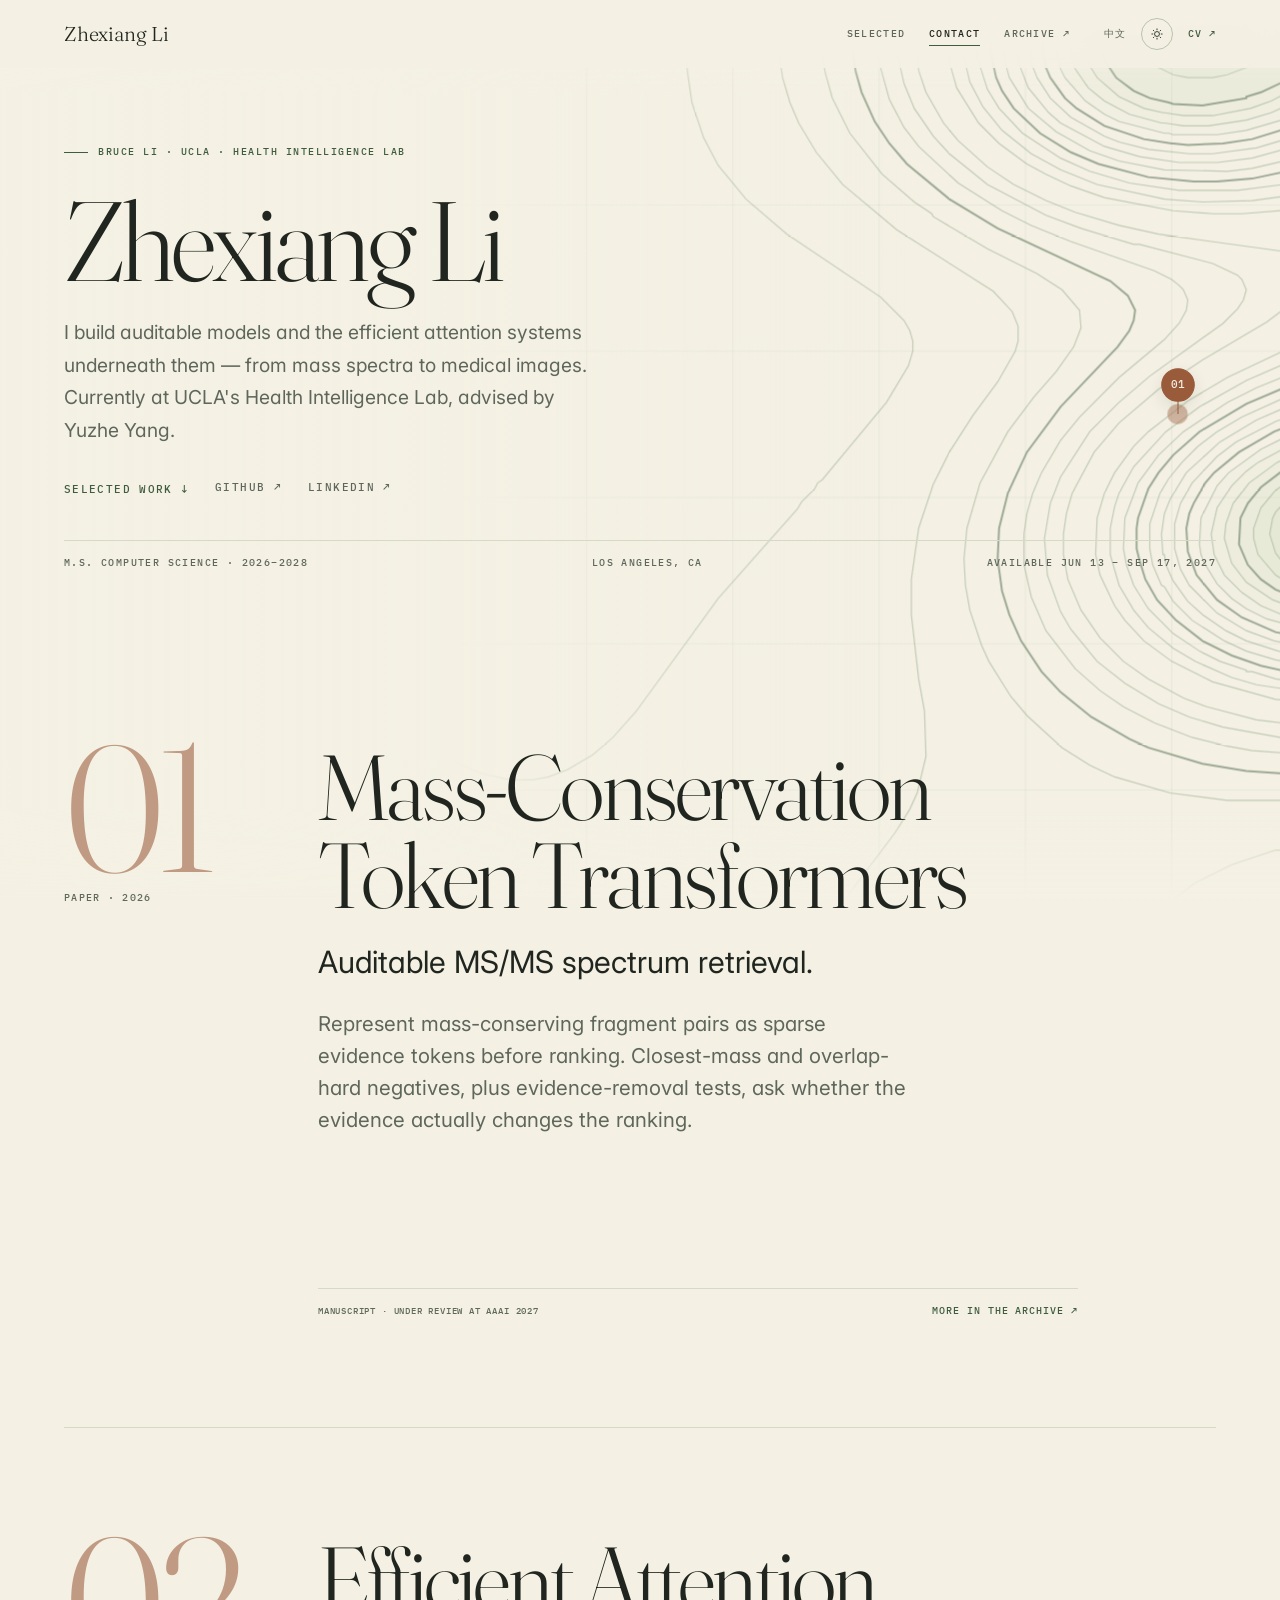
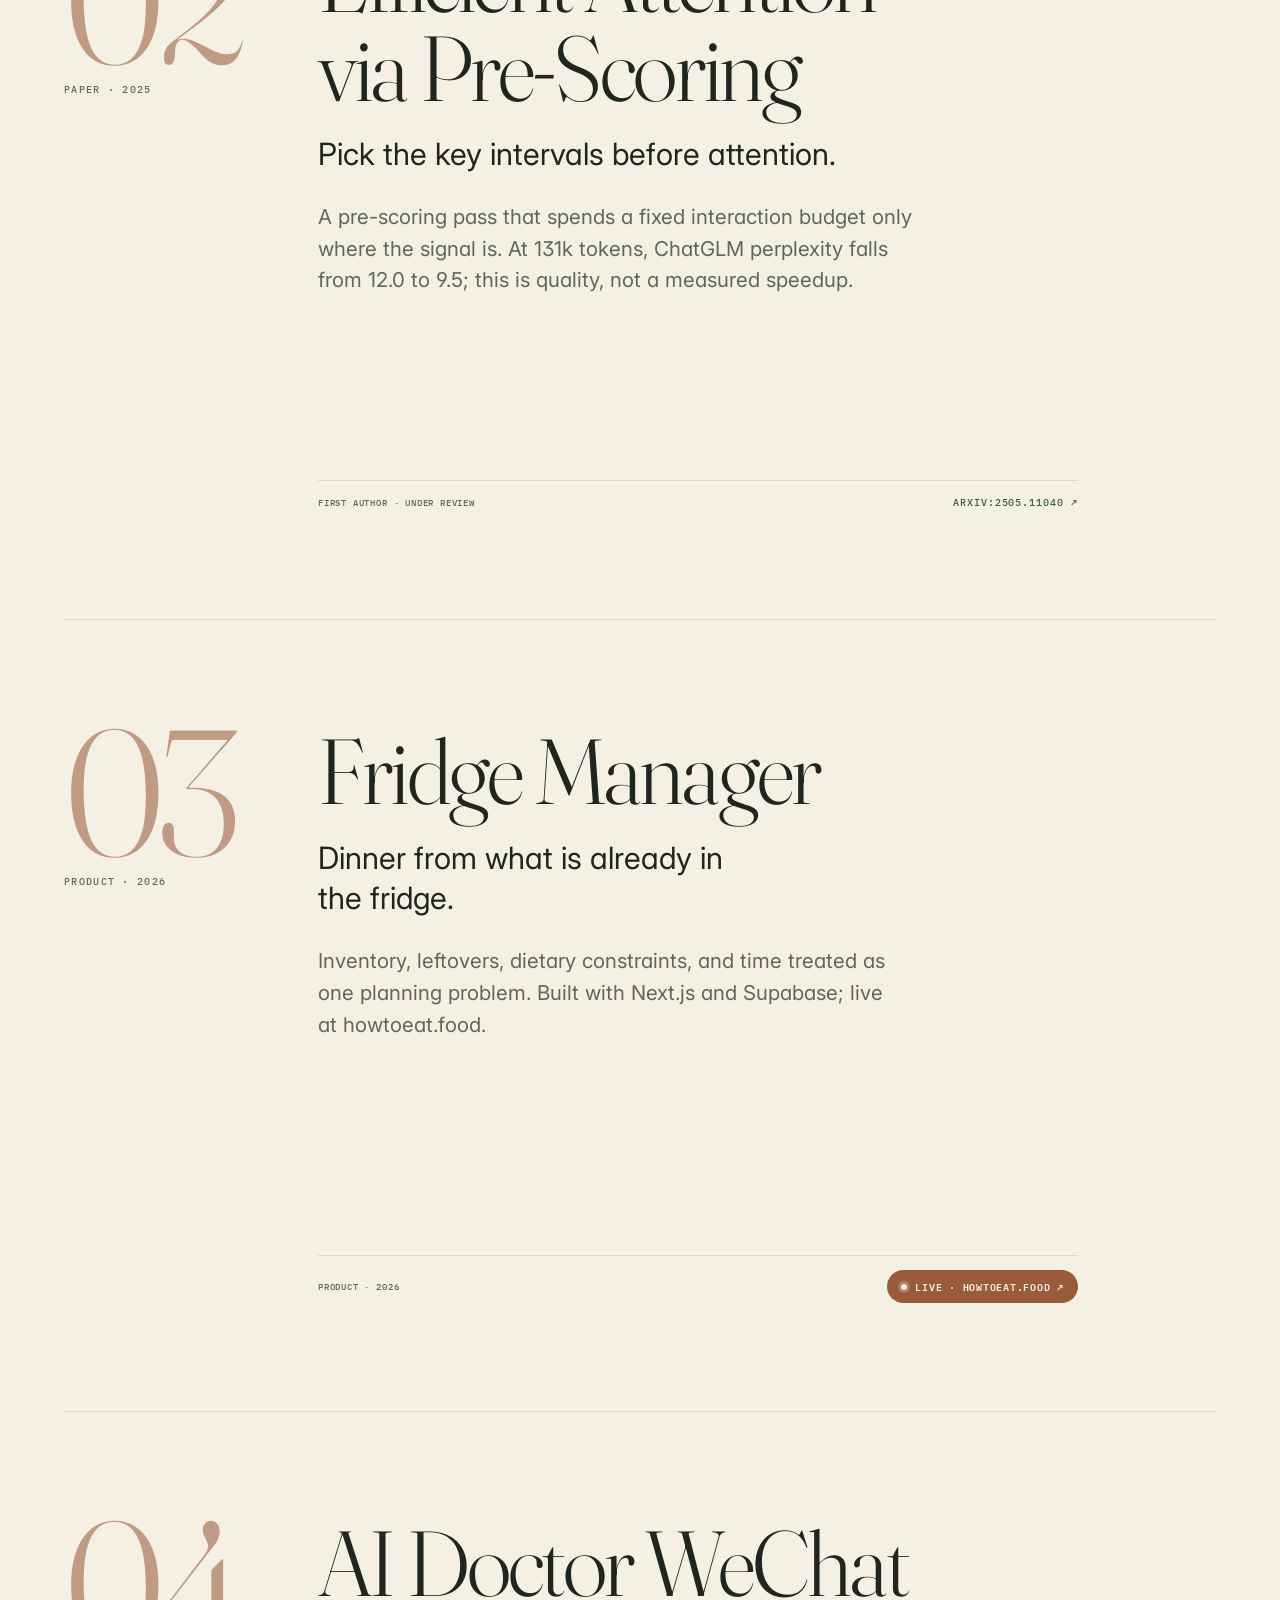
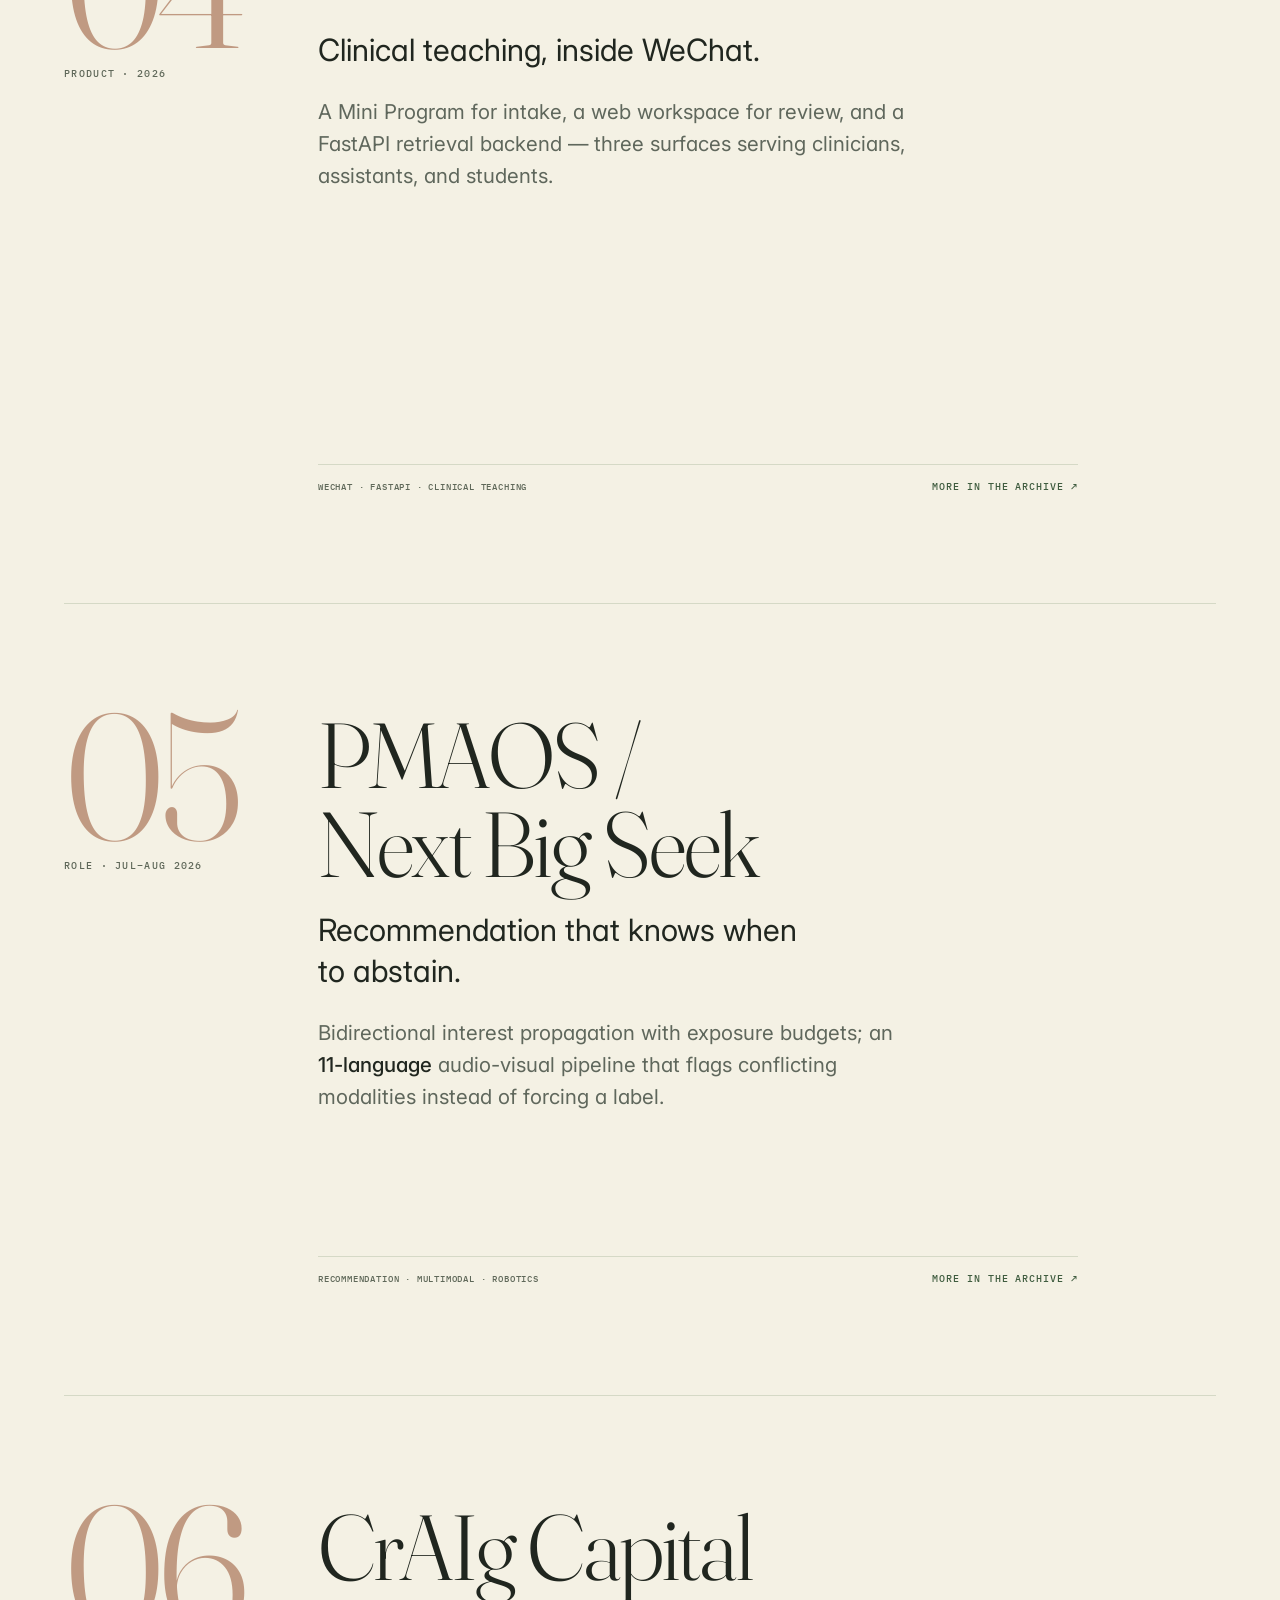
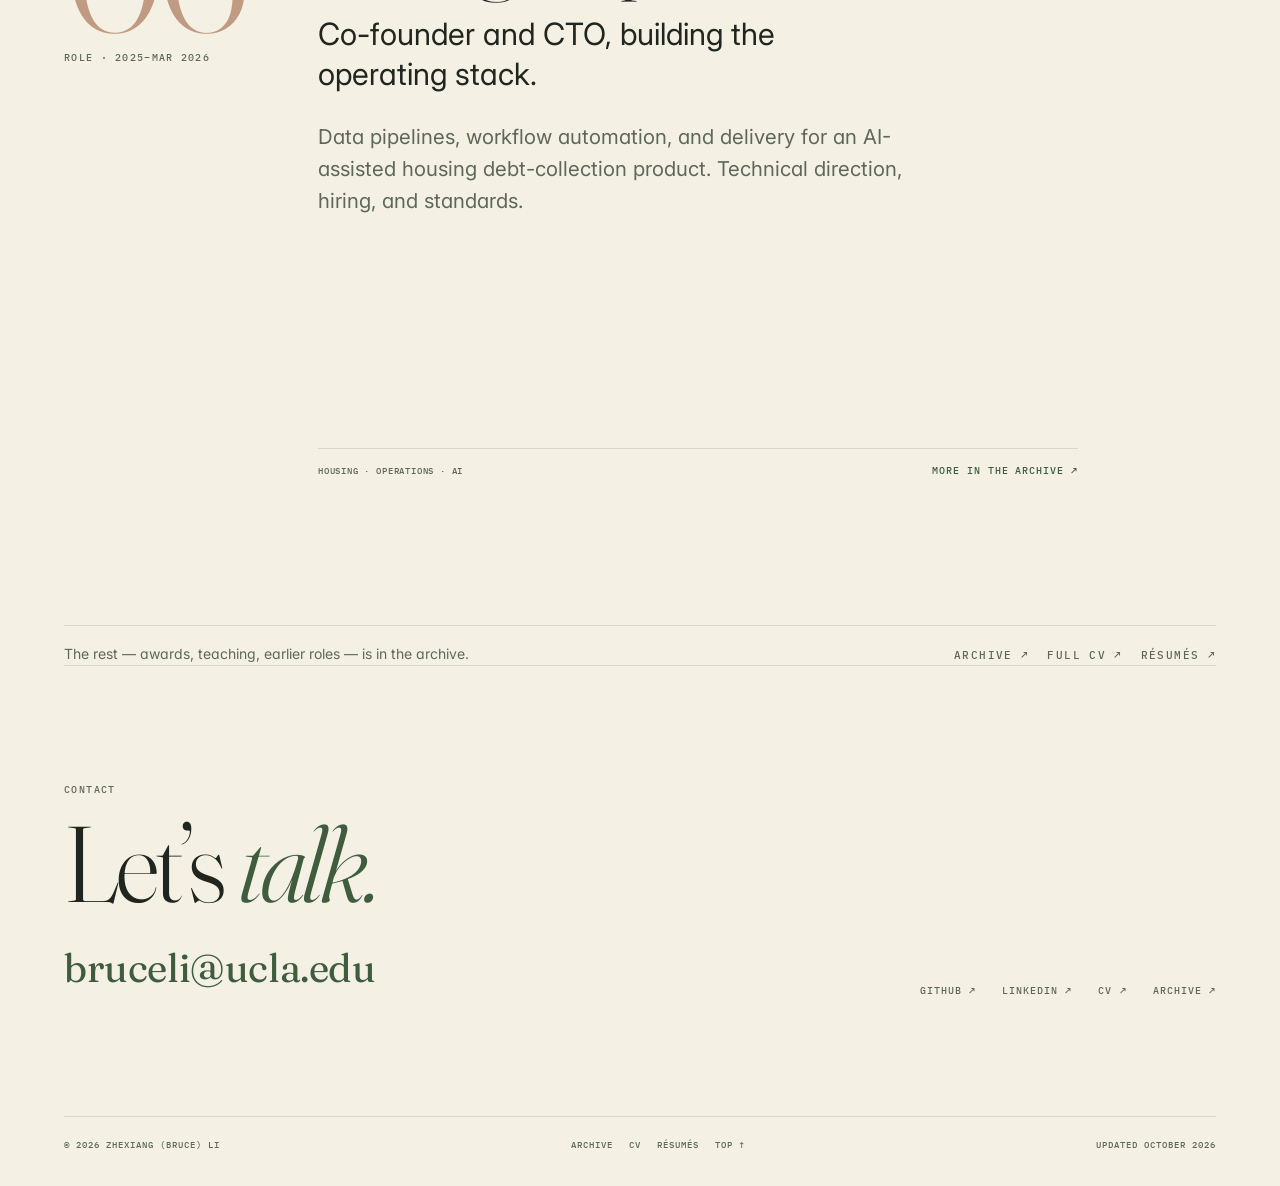
<file: index.html>
<!doctype html>
<html lang="en" data-theme="light">
<head>
  <meta charset="utf-8">
  <meta name="viewport" content="width=device-width, initial-scale=1">
  <meta name="description" content="Zhexiang (Bruce) Li — multimodal health models, efficient attention, and the systems around them. Selected papers, products, and roles.">
  <link rel="canonical" href="https://brucelzx.github.io/">
  <link rel="alternate" hreflang="en" href="https://brucelzx.github.io/">
  <link rel="alternate" hreflang="zh-CN" href="https://brucelzx.github.io/index-zh.html">
  <meta property="og:type" content="website">
  <meta property="og:title" content="Zhexiang Li — Work">
  <meta property="og:description" content="Multimodal health models, efficient attention, and the systems around them.">
  <meta property="og:url" content="https://brucelzx.github.io/">
  <meta property="og:locale" content="en_US">
  <meta name="theme-color" content="#f4f1e4">
  <title>Zhexiang Li — Work</title>
  <link rel="preconnect" href="https://fonts.googleapis.com">
  <link rel="preconnect" href="https://fonts.gstatic.com" crossorigin>
  <link href="https://fonts.googleapis.com/css2?family=Fraunces:ital,opsz,wght@0,9..144,300..500;1,9..144,300..500&family=IBM+Plex+Mono:wght@400;500&family=Inter:wght@300..600&display=swap" rel="stylesheet">
  <link rel="stylesheet" href="atlas.css?v=20261022">
  <script>
    (function () {
      try {
        var saved = localStorage.getItem('atlas-theme');
        var theme = saved || (window.matchMedia('(prefers-color-scheme: dark)').matches ? 'dark' : 'light');
        document.documentElement.dataset.theme = theme;
      } catch (error) {}
      document.documentElement.classList.add('js');
    })();
  </script>
  <script defer src="atlas.js?v=20261022"></script>
</head>
<body id="top">
  <a class="skip" href="#main">Skip to content</a>
  <div class="progress" aria-hidden="true"></div>
  <div class="atlas-bg" aria-hidden="true" data-intro="fade"><div class="atlas-map"><img src="assets/atlas.svg" alt="" width="1400" height="1037"></div><div class="map-pins" aria-hidden="true"><span class="map-pin is-active" style="left:36%;top:62%"><span class="map-pin-head">01</span></span><span class="map-pin" style="left:44%;top:30%"><span class="map-pin-head">02</span></span><span class="map-pin" style="left:52%;top:62%"><span class="map-pin-head">03</span></span><span class="map-pin" style="left:62%;top:42%"><span class="map-pin-head">04</span></span><span class="map-pin" style="left:72%;top:58%"><span class="map-pin-head">05</span></span><span class="map-pin" style="left:82%;top:26%"><span class="map-pin-head">06</span></span></div></div>

  <header class="nav" data-nav data-intro="fade">
    <div class="wrap nav-inner">
      <a class="brand" href="#top">Zhexiang Li</a>
      <nav class="nav-links" aria-label="Sections">
        <a href="#selected">Selected</a>
        <a href="#contact">Contact</a>
        <a href="archive.html">Archive ↗</a>
      </nav>
      <div class="nav-tools">
        <a href="index-zh.html" lang="zh-CN">中文</a>
        <button class="theme" type="button" data-theme-toggle aria-label="Switch to dark theme" aria-pressed="false">
          <svg class="icon-sun" viewBox="0 0 24 24" fill="none" stroke="currentColor" stroke-width="1.5" aria-hidden="true"><circle cx="12" cy="12" r="4.2"/><path d="M12 2.5v3M12 18.5v3M2.5 12h3M18.5 12h3M5.2 5.2l2.1 2.1M16.7 16.7l2.1 2.1M18.8 5.2l-2.1 2.1M7.3 16.7l-2.1 2.1"/></svg>
          <svg class="icon-moon" viewBox="0 0 24 24" fill="none" stroke="currentColor" stroke-width="1.5" aria-hidden="true"><path d="M20 14.5A8.2 8.2 0 0 1 9.5 4 8.2 8.2 0 1 0 20 14.5Z"/></svg>
        </button>
        <a class="nav-cv" href="cv.html">CV ↗</a>
      </div>
    </div>
  </header>

  <main id="main">
    <section class="hero wrap" aria-labelledby="hero-title">
      <p class="eyebrow" data-intro style="--d:90ms">Bruce Li · UCLA · Health Intelligence Lab</p>
      <h1 id="hero-title" data-intro style="--d:150ms">Zhexiang Li</h1>
      <p class="hero-lede" data-intro style="--d:230ms">I build auditable models and the efficient attention systems underneath them — from mass spectra to medical images. Currently at UCLA's Health Intelligence Lab, advised by Yuzhe Yang.</p>
      <div class="hero-links" data-intro style="--d:310ms">
        <a class="arrow-link" href="#selected">Selected work <span aria-hidden="true">↓</span></a>
        <a class="sweep" href="https://github.com/BruceLZX" target="_blank" rel="noopener">GitHub ↗</a>
        <a class="sweep" href="https://www.linkedin.com/in/zhexiang-li/" target="_blank" rel="noopener">LinkedIn ↗</a>
      </div>
      <div class="hero-meta" data-intro style="--d:390ms">
        <p class="mono">M.S. Computer Science · 2026–2028</p>
        <p class="mono">Los Angeles, CA</p>
        <p class="mono">Available Jun 13 – Sep 17, 2027</p>
      </div>
    </section>

    <section class="section" id="selected" aria-label="Selected work">
      <div class="wrap">
        <div class="work-list">
          <article class="piece" data-reveal>
            <div class="piece-main" data-intro style="--d:480ms">
              <div class="piece-rail">
                <span class="piece-index">01</span>
                <span class="piece-type">Paper · 2026</span>
              </div>
              <div class="piece-copy">
                <h3>Mass-Conservation Token Transformers</h3>
                <p class="piece-dek">Auditable MS/MS spectrum retrieval.</p>
                <p class="piece-body">Represent mass-conserving fragment pairs as sparse evidence tokens before ranking. Closest-mass and overlap-hard negatives, plus evidence-removal tests, ask whether the evidence actually changes the ranking.</p>
                <div class="piece-foot">
                  <p class="piece-note">Manuscript · under review at AAAI 2027</p>
                  <div class="piece-links"><a href="archive.html">More in the archive ↗</a></div>
                </div>
              </div>
            </div>
          </article>

          <article class="piece" data-reveal>
            <div class="piece-main" data-intro>
              <div class="piece-rail">
                <span class="piece-index">02</span>
                <span class="piece-type">Paper · 2025</span>
              </div>
              <div class="piece-copy">
                <h3>Efficient Attention via Pre-Scoring</h3>
                <p class="piece-dek">Pick the key intervals before attention.</p>
                <p class="piece-body">A pre-scoring pass that spends a fixed interaction budget only where the signal is. At 131k tokens, ChatGLM perplexity falls from 12.0 to 9.5; this is quality, not a measured speedup.</p>
                <div class="piece-foot">
                  <p class="piece-note">First author · under review</p>
                  <div class="piece-links"><a href="https://arxiv.org/abs/2505.11040" target="_blank" rel="noopener">arXiv:2505.11040 ↗</a></div>
                </div>
              </div>
            </div>
          </article>

          <article class="piece" data-reveal>
            <div class="piece-main" data-intro>
              <div class="piece-rail">
                <span class="piece-index">03</span>
                <span class="piece-type">Product · 2026</span>
              </div>
              <div class="piece-copy">
                <h3>Fridge Manager</h3>
                <p class="piece-dek">Dinner from what is already in the fridge.</p>
                <p class="piece-body">Inventory, leftovers, dietary constraints, and time treated as one planning problem. Built with Next.js and Supabase; live at howtoeat.food.</p>
                <div class="piece-foot">
                  <p class="piece-note">Product · 2026</p>
                  <div class="piece-links"><a class="is-live" href="https://howtoeat.food" target="_blank" rel="noopener">Live · howtoeat.food ↗</a></div>
                </div>
              </div>
            </div>
          </article>

          <article class="piece" data-reveal>
            <div class="piece-main" data-intro>
              <div class="piece-rail">
                <span class="piece-index">04</span>
                <span class="piece-type">Product · 2026</span>
              </div>
              <div class="piece-copy">
                <h3>AI Doctor WeChat</h3>
                <p class="piece-dek">Clinical teaching, inside WeChat.</p>
                <p class="piece-body">A Mini Program for intake, a web workspace for review, and a FastAPI retrieval backend — three surfaces serving clinicians, assistants, and students.</p>
                <div class="piece-foot">
                  <p class="piece-note">WeChat · FastAPI · clinical teaching</p>
                  <div class="piece-links"><a href="archive.html">More in the archive ↗</a></div>
                </div>
              </div>
            </div>
          </article>

          <article class="piece" data-reveal>
            <div class="piece-main" data-intro>
              <div class="piece-rail">
                <span class="piece-index">05</span>
                <span class="piece-type">Role · Jul–Aug 2026</span>
              </div>
              <div class="piece-copy">
                <h3>PMAOS / Next Big Seek</h3>
                <p class="piece-dek">Recommendation that knows when to abstain.</p>
                <p class="piece-body">Bidirectional interest propagation with exposure budgets; an <strong>11-language</strong> audio-visual pipeline that flags conflicting modalities instead of forcing a label.</p>
                <div class="piece-foot">
                  <p class="piece-note">Recommendation · multimodal · robotics</p>
                  <div class="piece-links"><a href="archive.html">More in the archive ↗</a></div>
                </div>
              </div>
            </div>
          </article>

          <article class="piece" data-reveal>
            <div class="piece-main" data-intro>
              <div class="piece-rail">
                <span class="piece-index">06</span>
                <span class="piece-type">Role · 2025–Mar 2026</span>
              </div>
              <div class="piece-copy">
                <h3>CrAIg Capital</h3>
                <p class="piece-dek">Co-founder and CTO, building the operating stack.</p>
                <p class="piece-body">Data pipelines, workflow automation, and delivery for an AI-assisted housing debt-collection product. Technical direction, hiring, and standards.</p>
                <div class="piece-foot">
                  <p class="piece-note">Housing · operations · AI</p>
                  <div class="piece-links"><a href="archive.html">More in the archive ↗</a></div>
                </div>
              </div>
            </div>
          </article>
        </div>

        <div class="archive-strip" data-intro>
          <p>The rest — awards, teaching, earlier roles — is in the archive.</p>
          <nav aria-label="Full record"><a class="sweep" href="archive.html">Archive ↗</a><a class="sweep" href="cv.html">Full CV ↗</a><a class="sweep" href="archive.html#resumes">Résumés ↗</a></nav>
        </div>
      </div>
    </section>
    <section class="contact wrap" id="contact" aria-labelledby="contact-title" data-intro>
      <div>
        <p class="mono">Contact</p>
        <h2 class="contact-title" id="contact-title">Let’s <em>talk.</em></h2>
        <a class="contact-email" href="mailto:bruceli@ucla.edu">bruceli@ucla.edu</a>
      </div>
      <nav class="contact-links" aria-label="Elsewhere">
        <a href="https://github.com/BruceLZX" target="_blank" rel="noopener">GitHub ↗</a>
        <a href="https://www.linkedin.com/in/zhexiang-li/" target="_blank" rel="noopener">LinkedIn ↗</a>
        <a href="cv.html">CV ↗</a>
        <a href="archive.html">Archive ↗</a>
      </nav>
    </section>
  </main>

  <footer class="footer wrap" data-intro>
    <p>© 2026 Zhexiang (Bruce) Li</p>
    <nav aria-label="Footer"><a href="archive.html">Archive</a><a href="cv.html">CV</a><a href="archive.html#resumes">Résumés</a><a href="#top">Top ↑</a></nav>
    <p>Updated October 2026</p>
  </footer>
</body>
</html>
</file>
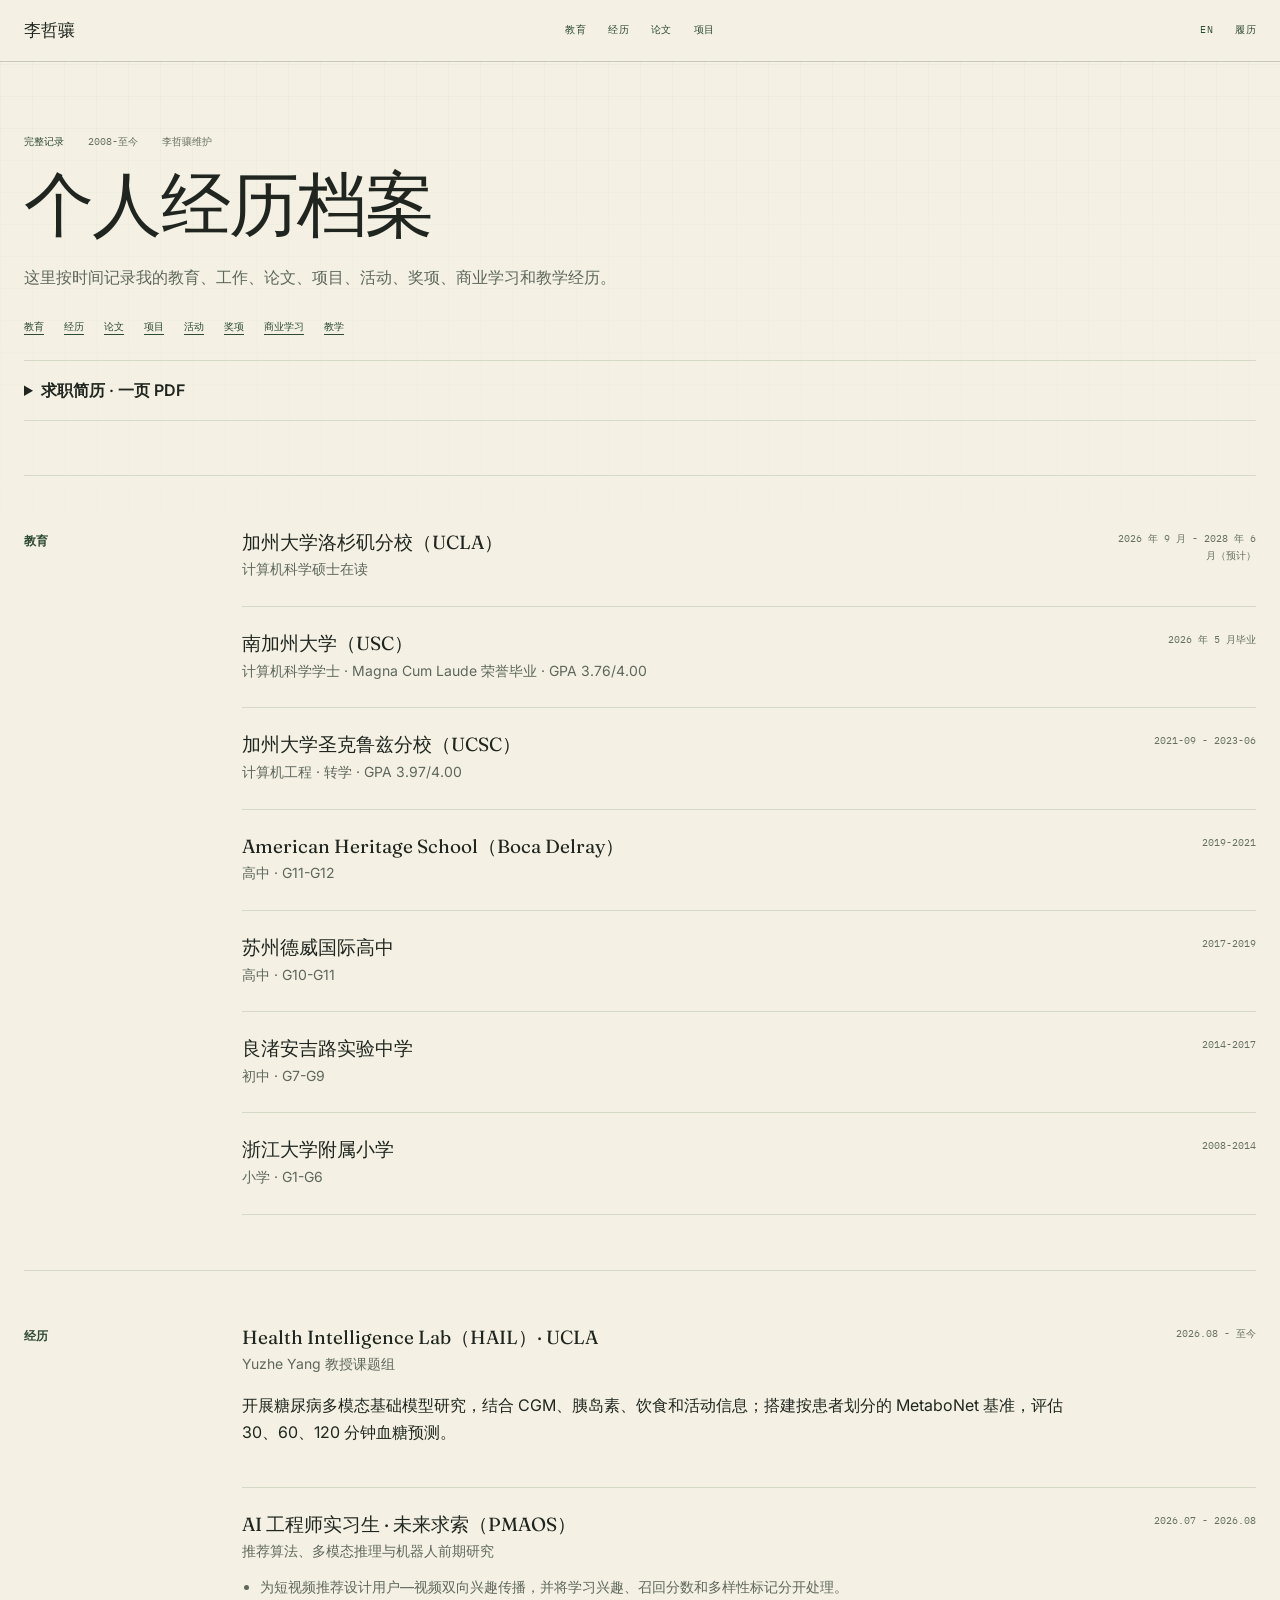
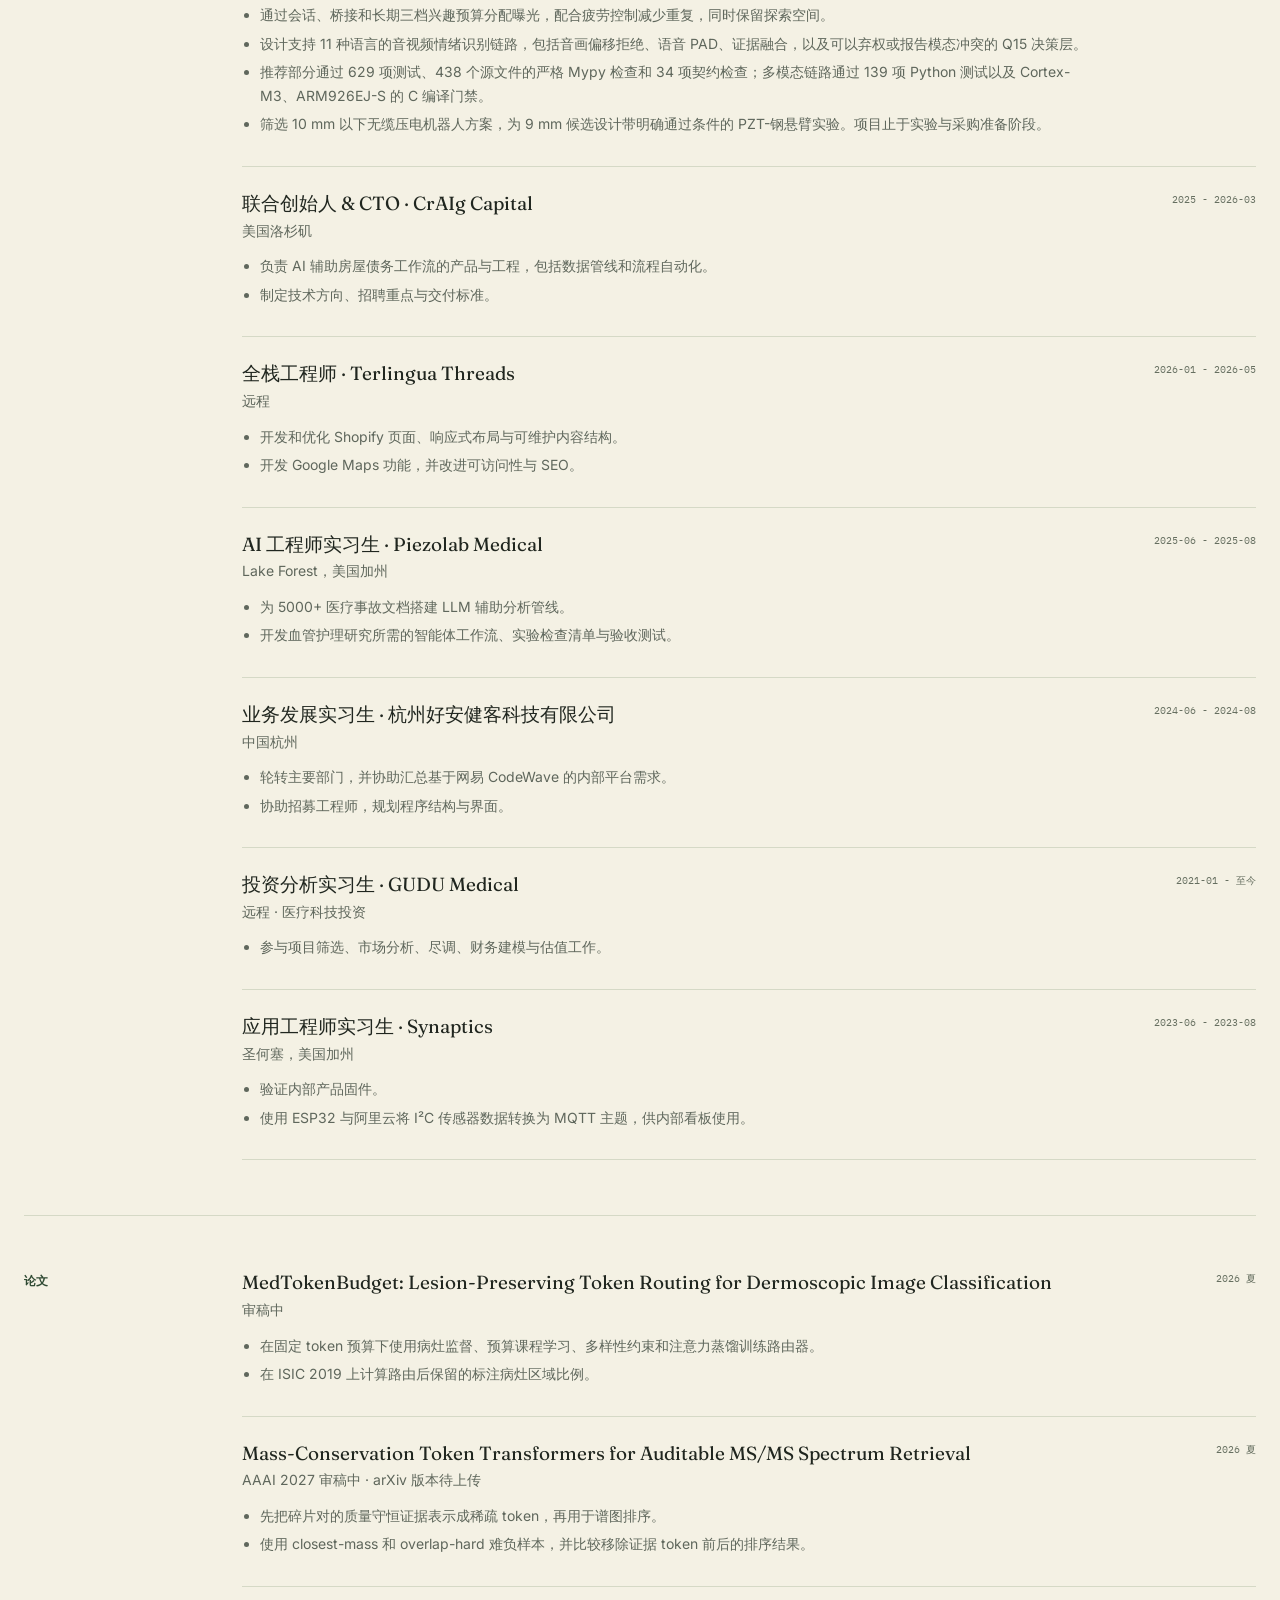
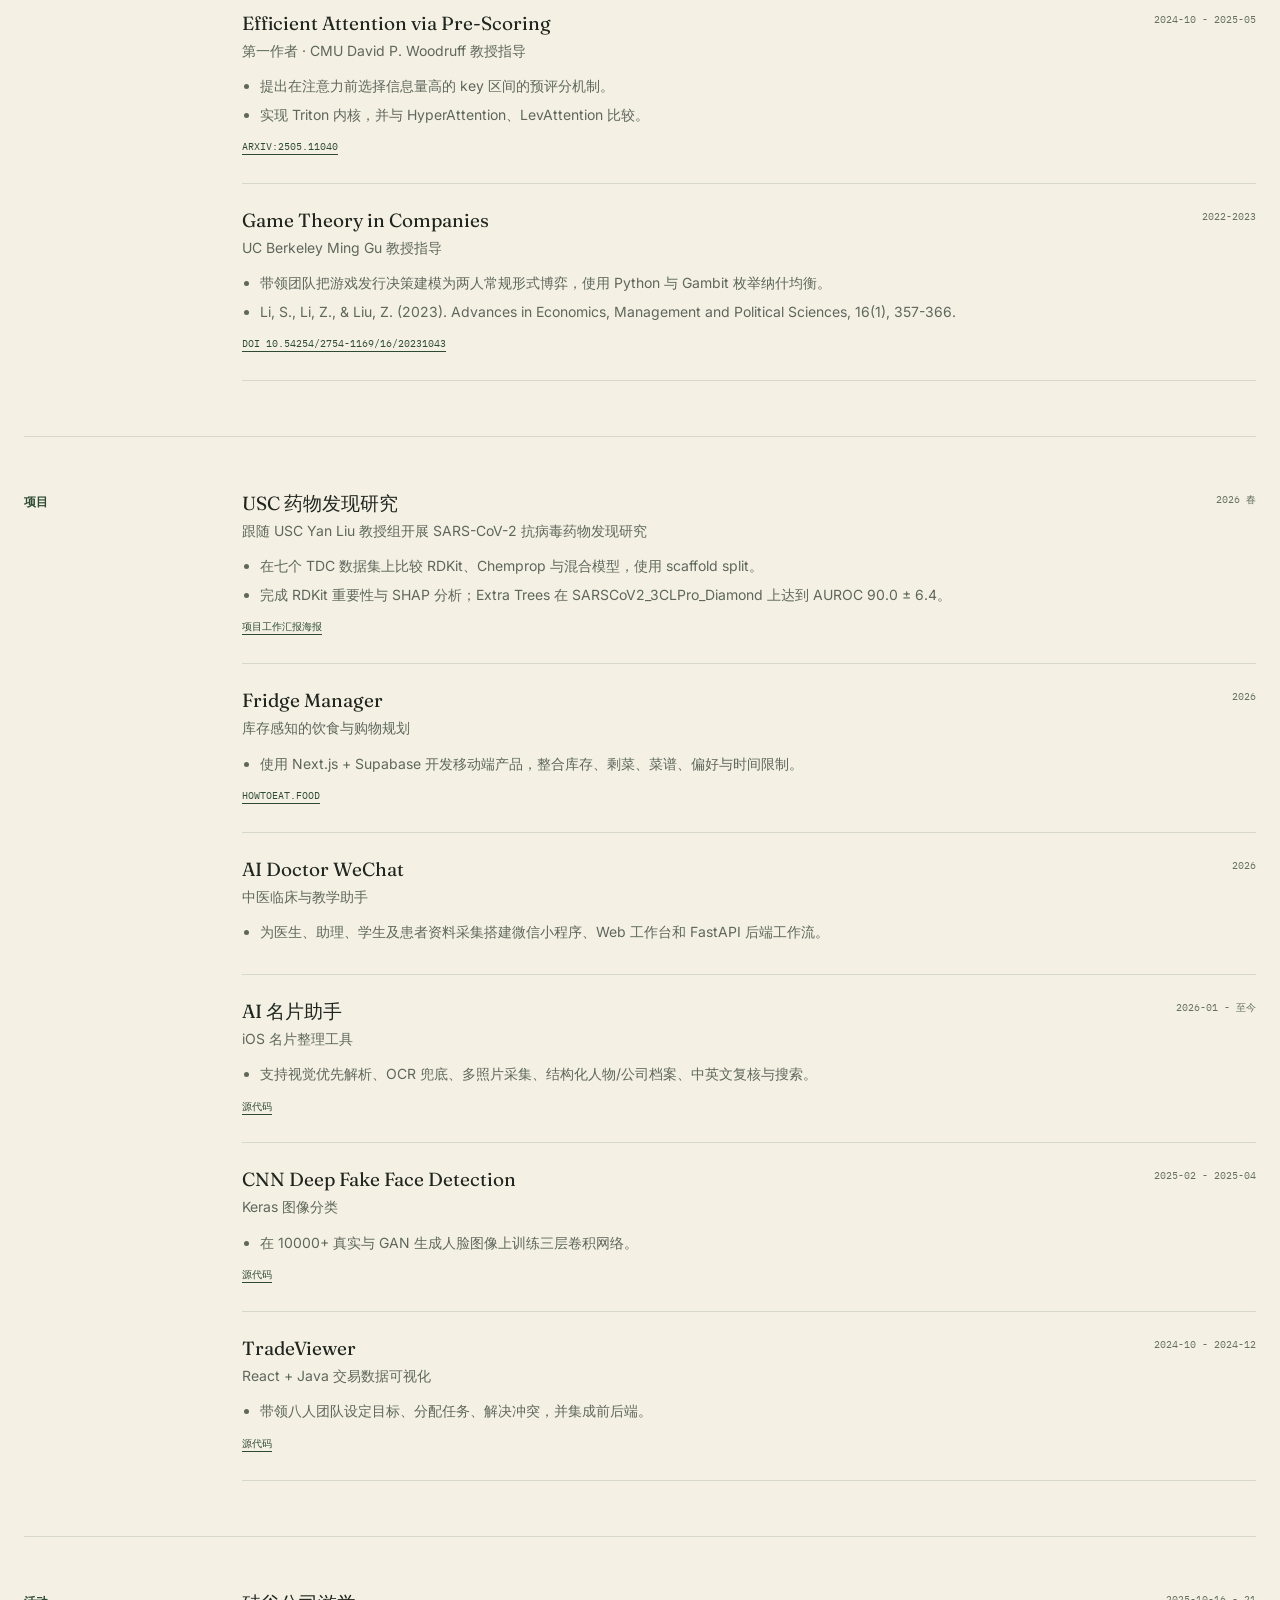
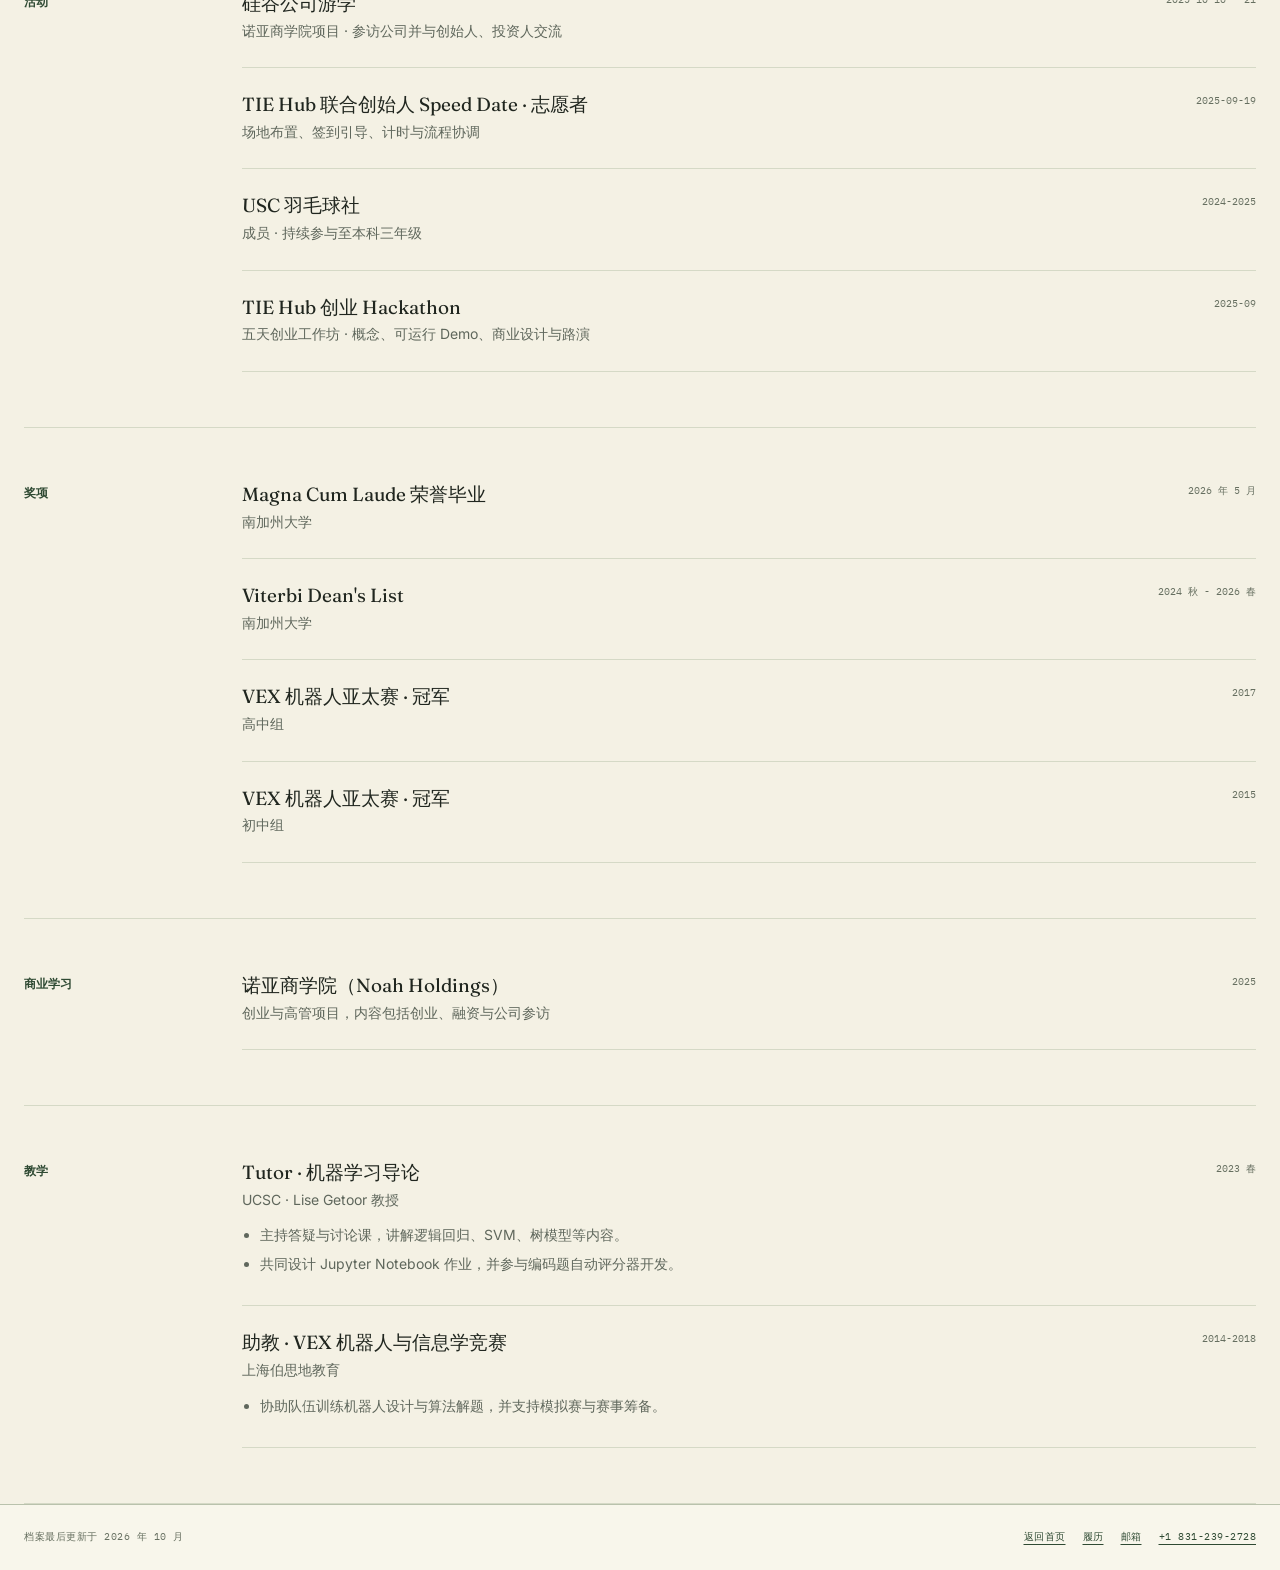
<file: archive-zh.html>
<!DOCTYPE html>
<html lang="zh-CN">
<head>
  <meta charset="UTF-8" />
  <meta name="viewport" content="width=device-width, initial-scale=1" />
  <meta name="description" content="李哲骧（Bruce Li）的完整教育、工作、研究、项目、活动、奖项与教学档案。" />
  <title>完整档案 | 李哲骧（Bruce Li）</title>
  <link rel="preconnect" href="https://fonts.googleapis.com">
  <link rel="preconnect" href="https://fonts.gstatic.com" crossorigin>
  <link href="https://fonts.googleapis.com/css2?family=Fraunces:opsz,wght@9..144,300..500&family=IBM+Plex+Mono:wght@400;500&family=Inter:wght@300..600&display=swap" rel="stylesheet">
  <link rel="stylesheet" href="site.css?v=20261017" />
  <link rel="stylesheet" href="resume-downloads.css?v=20261017" />
  <script src="email.js?v=20261017" defer></script>
</head>
<body class="archive-page zh-page">
  <a class="skip" href="#main">跳到正文</a>
  <header class="site-header"><div class="shell header-inner"><a class="wordmark" href="index-zh.html" aria-label="返回首页">李哲骧</a><nav class="main-nav" aria-label="档案导航"><a href="#education">教育</a><a href="#experience">经历</a><a href="#research">论文</a><a href="#projects">项目</a></nav><div class="header-actions"><a href="archive.html" lang="en">EN</a><a href="cv_zh.html">履历</a></div></div></header>
  <main id="main">
    <div class="shell archive-hero">
      <div class="folio"><span class="red">完整记录</span><span>2008-至今</span><span>李哲骧维护</span></div>
      <h1>个人经历档案</h1>
      <p>这里按时间记录我的教育、工作、论文、项目、活动、奖项、商业学习和教学经历。</p>
      <nav class="archive-nav" aria-label="跳转到档案栏目"><a href="#education">教育</a><a href="#experience">经历</a><a href="#research">论文</a><a href="#projects">项目</a><a href="#activities">活动</a><a href="#awards">奖项</a><a href="#business">商业学习</a><a href="#teaching">教学</a></nav>

      <details class="resume-downloads" id="resumes">
        <summary>求职简历 · 一页 PDF</summary>
        <p>按岗位侧重点分别整理，提供独立撰写的中英文版本。完整科研与职业记录见<a href="cv_zh.html">完整履历</a>。</p>
        <ul>
          <li><strong>研究岗位</strong><span>研究方法、实验评估与论文</span><a href="resumes/pdf/李哲骧_研究岗位简历.pdf">中文 PDF</a><a href="resumes/pdf/Zhexiang_Li_Research_Resume.pdf" lang="en">English PDF</a></li>
          <li><strong>AI 工程岗位</strong><span>模型实现、系统集成与产品开发</span><a href="resumes/pdf/李哲骧_AI工程师简历.pdf">中文 PDF</a><a href="resumes/pdf/Zhexiang_Li_AI_Engineer_Resume.pdf" lang="en">English PDF</a></li>
        </ul>
      </details>
    </div>

    <section id="education" class="shell archive-section"><h2>教育</h2><div class="record-list">
      <article class="record"><div><h3>加州大学洛杉矶分校（UCLA）</h3><p class="meta">计算机科学硕士在读</p></div><time>2026 年 9 月 - 2028 年 6 月（预计）</time></article>
      <article class="record"><div><h3>南加州大学（USC）</h3><p class="meta">计算机科学学士 · Magna Cum Laude 荣誉毕业 · GPA 3.76/4.00</p></div><time>2026 年 5 月毕业</time></article>
      <article class="record"><div><h3>加州大学圣克鲁兹分校（UCSC）</h3><p class="meta">计算机工程 · 转学 · GPA 3.97/4.00</p></div><time>2021-09 - 2023-06</time></article>
      <article class="record"><div><h3>American Heritage School（Boca Delray）</h3><p class="meta">高中 · G11-G12</p></div><time>2019-2021</time></article>
      <article class="record"><div><h3>苏州德威国际高中</h3><p class="meta">高中 · G10-G11</p></div><time>2017-2019</time></article>
      <article class="record"><div><h3>良渚安吉路实验中学</h3><p class="meta">初中 · G7-G9</p></div><time>2014-2017</time></article>
      <article class="record"><div><h3>浙江大学附属小学</h3><p class="meta">小学 · G1-G6</p></div><time>2008-2014</time></article>
    </div></section>

    <section id="experience" class="shell archive-section"><h2>经历</h2><div class="record-list">
      <article class="record"><div><h3>Health Intelligence Lab（HAIL）· UCLA</h3><p class="meta">Yuzhe Yang 教授课题组</p><p>开展糖尿病多模态基础模型研究，结合 CGM、胰岛素、饮食和活动信息；搭建按患者划分的 MetaboNet 基准，评估 30、60、120 分钟血糖预测。</p></div><time>2026.08 - 至今</time></article>
      <article class="record"><div><h3>AI 工程师实习生 · 未来求索（PMAOS）</h3><p class="meta">推荐算法、多模态推理与机器人前期研究</p><ul><li>为短视频推荐设计用户—视频双向兴趣传播，并将学习兴趣、召回分数和多样性标记分开处理。</li><li>通过会话、桥接和长期三档兴趣预算分配曝光，配合疲劳控制减少重复，同时保留探索空间。</li><li>设计支持 11 种语言的音视频情绪识别链路，包括音画偏移拒绝、语音 PAD、证据融合，以及可以弃权或报告模态冲突的 Q15 决策层。</li><li>推荐部分通过 629 项测试、438 个源文件的严格 Mypy 检查和 34 项契约检查；多模态链路通过 139 项 Python 测试以及 Cortex-M3、ARM926EJ-S 的 C 编译门禁。</li><li>筛选 10 mm 以下无缆压电机器人方案，为 9 mm 候选设计带明确通过条件的 PZT-钢悬臂实验。项目止于实验与采购准备阶段。</li></ul></div><time>2026.07 - 2026.08</time></article>
      <article class="record"><div><h3>联合创始人 &amp; CTO · CrAIg Capital</h3><p class="meta">美国洛杉矶</p><ul><li>负责 AI 辅助房屋债务工作流的产品与工程，包括数据管线和流程自动化。</li><li>制定技术方向、招聘重点与交付标准。</li></ul></div><time>2025 - 2026-03</time></article>
      <article class="record"><div><h3>全栈工程师 · Terlingua Threads</h3><p class="meta">远程</p><ul><li>开发和优化 Shopify 页面、响应式布局与可维护内容结构。</li><li>开发 Google Maps 功能，并改进可访问性与 SEO。</li></ul></div><time>2026-01 - 2026-05</time></article>
      <article class="record"><div><h3>AI 工程师实习生 · Piezolab Medical</h3><p class="meta">Lake Forest，美国加州</p><ul><li>为 5000+ 医疗事故文档搭建 LLM 辅助分析管线。</li><li>开发血管护理研究所需的智能体工作流、实验检查清单与验收测试。</li></ul></div><time>2025-06 - 2025-08</time></article>
      <article class="record"><div><h3>业务发展实习生 · 杭州好安健客科技有限公司</h3><p class="meta">中国杭州</p><ul><li>轮转主要部门，并协助汇总基于网易 CodeWave 的内部平台需求。</li><li>协助招募工程师，规划程序结构与界面。</li></ul></div><time>2024-06 - 2024-08</time></article>
      <article class="record"><div><h3>投资分析实习生 · GUDU Medical</h3><p class="meta">远程 · 医疗科技投资</p><ul><li>参与项目筛选、市场分析、尽调、财务建模与估值工作。</li></ul></div><time>2021-01 - 至今</time></article>
      <article class="record"><div><h3>应用工程师实习生 · Synaptics</h3><p class="meta">圣何塞，美国加州</p><ul><li>验证内部产品固件。</li><li>使用 ESP32 与阿里云将 I²C 传感器数据转换为 MQTT 主题，供内部看板使用。</li></ul></div><time>2023-06 - 2023-08</time></article>
    </div></section>

    <section id="research" class="shell archive-section"><h2>论文</h2><div class="record-list">
      <article class="record"><div><h3>MedTokenBudget: Lesion-Preserving Token Routing for Dermoscopic Image Classification</h3><p class="meta">审稿中</p><ul><li>在固定 token 预算下使用病灶监督、预算课程学习、多样性约束和注意力蒸馏训练路由器。</li><li>在 ISIC 2019 上计算路由后保留的标注病灶区域比例。</li></ul></div><time>2026 夏</time></article>
      <article class="record"><div><h3>Mass-Conservation Token Transformers for Auditable MS/MS Spectrum Retrieval</h3><p class="meta">AAAI 2027 审稿中 · arXiv 版本待上传</p><ul><li>先把碎片对的质量守恒证据表示成稀疏 token，再用于谱图排序。</li><li>使用 closest-mass 和 overlap-hard 难负样本，并比较移除证据 token 前后的排序结果。</li></ul></div><time>2026 夏</time></article>
      <article class="record"><div><h3>Efficient Attention via Pre-Scoring</h3><p class="meta">第一作者 · CMU David P. Woodruff 教授指导</p><ul><li>提出在注意力前选择信息量高的 key 区间的预评分机制。</li><li>实现 Triton 内核，并与 HyperAttention、LevAttention 比较。</li></ul><a href="https://arxiv.org/abs/2505.11040" target="_blank" rel="noopener">arXiv:2505.11040</a></div><time>2024-10 - 2025-05</time></article>
      <article class="record"><div><h3>Game Theory in Companies</h3><p class="meta">UC Berkeley Ming Gu 教授指导</p><ul><li>带领团队把游戏发行决策建模为两人常规形式博弈，使用 Python 与 Gambit 枚举纳什均衡。</li><li>Li, S., Li, Z., &amp; Liu, Z. (2023). Advances in Economics, Management and Political Sciences, 16(1), 357-366.</li></ul><a href="https://doi.org/10.54254/2754-1169/16/20231043" target="_blank" rel="noopener">DOI 10.54254/2754-1169/16/20231043</a></div><time>2022-2023</time></article>
    </div></section>

    <section id="projects" class="shell archive-section"><h2>项目</h2><div class="record-list">
      <article class="record"><div><h3>USC 药物发现研究</h3><p class="meta">跟随 USC Yan Liu 教授组开展 SARS-CoV-2 抗病毒药物发现研究</p><ul><li>在七个 TDC 数据集上比较 RDKit、Chemprop 与混合模型，使用 scaffold split。</li><li>完成 RDKit 重要性与 SHAP 分析；Extra Trees 在 SARSCoV2_3CLPro_Diamond 上达到 AUROC 90.0 ± 6.4。</li></ul><a href="assets/pdf/ZhexiangLi_DrugDis_Poster.pptx.pdf" target="_blank" rel="noopener">项目工作汇报海报</a></div><time>2026 春</time></article>
      <article class="record"><div><h3>Fridge Manager</h3><p class="meta">库存感知的饮食与购物规划</p><ul><li>使用 Next.js + Supabase 开发移动端产品，整合库存、剩菜、菜谱、偏好与时间限制。</li></ul><a href="https://howtoeat.food" target="_blank" rel="noopener">howtoeat.food</a></div><time>2026</time></article>
      <article class="record"><div><h3>AI Doctor WeChat</h3><p class="meta">中医临床与教学助手</p><ul><li>为医生、助理、学生及患者资料采集搭建微信小程序、Web 工作台和 FastAPI 后端工作流。</li></ul></div><time>2026</time></article>
      <article class="record"><div><h3>AI 名片助手</h3><p class="meta">iOS 名片整理工具</p><ul><li>支持视觉优先解析、OCR 兜底、多照片采集、结构化人物/公司档案、中英文复核与搜索。</li></ul><a href="https://github.com/BruceLZX/Business-Card-AI-organzier" target="_blank" rel="noopener">源代码</a></div><time>2026-01 - 至今</time></article>
      <article class="record"><div><h3>CNN Deep Fake Face Detection</h3><p class="meta">Keras 图像分类</p><ul><li>在 10000+ 真实与 GAN 生成人脸图像上训练三层卷积网络。</li></ul><a href="https://github.com/BruceLZX/ai_face_detection" target="_blank" rel="noopener">源代码</a></div><time>2025-02 - 2025-04</time></article>
      <article class="record"><div><h3>TradeViewer</h3><p class="meta">React + Java 交易数据可视化</p><ul><li>带领八人团队设定目标、分配任务、解决冲突，并集成前后端。</li></ul><a href="https://github.com/BruceLZX/TradeViewerUSC201" target="_blank" rel="noopener">源代码</a></div><time>2024-10 - 2024-12</time></article>
    </div></section>

    <section id="activities" class="shell archive-section"><h2>活动</h2><div class="record-list">
      <article class="record"><div><h3>硅谷公司游学</h3><p class="meta">诺亚商学院项目 · 参访公司并与创始人、投资人交流</p></div><time>2025-10-16 - 21</time></article>
      <article class="record"><div><h3>TIE Hub 联合创始人 Speed Date · 志愿者</h3><p class="meta">场地布置、签到引导、计时与流程协调</p></div><time>2025-09-19</time></article>
      <article class="record"><div><h3>USC 羽毛球社</h3><p class="meta">成员 · 持续参与至本科三年级</p></div><time>2024-2025</time></article>
      <article class="record"><div><h3>TIE Hub 创业 Hackathon</h3><p class="meta">五天创业工作坊 · 概念、可运行 Demo、商业设计与路演</p></div><time>2025-09</time></article>
    </div></section>

    <section id="awards" class="shell archive-section"><h2>奖项</h2><div class="record-list">
      <article class="record"><div><h3>Magna Cum Laude 荣誉毕业</h3><p class="meta">南加州大学</p></div><time>2026 年 5 月</time></article>
      <article class="record"><div><h3>Viterbi Dean's List</h3><p class="meta">南加州大学</p></div><time>2024 秋 - 2026 春</time></article>
      <article class="record"><div><h3>VEX 机器人亚太赛 · 冠军</h3><p class="meta">高中组</p></div><time>2017</time></article>
      <article class="record"><div><h3>VEX 机器人亚太赛 · 冠军</h3><p class="meta">初中组</p></div><time>2015</time></article>
    </div></section>

    <section id="business" class="shell archive-section"><h2>商业学习</h2><div class="record-list">
      <article class="record"><div><h3>诺亚商学院（Noah Holdings）</h3><p class="meta">创业与高管项目，内容包括创业、融资与公司参访</p></div><time>2025</time></article>
    </div></section>

    <section id="teaching" class="shell archive-section"><h2>教学</h2><div class="record-list">
      <article class="record"><div><h3>Tutor · 机器学习导论</h3><p class="meta">UCSC · Lise Getoor 教授</p><ul><li>主持答疑与讨论课，讲解逻辑回归、SVM、树模型等内容。</li><li>共同设计 Jupyter Notebook 作业，并参与编码题自动评分器开发。</li></ul></div><time>2023 春</time></article>
      <article class="record"><div><h3>助教 · VEX 机器人与信息学竞赛</h3><p class="meta">上海伯思地教育</p><ul><li>协助队伍训练机器人设计与算法解题，并支持模拟赛与赛事筹备。</li></ul></div><time>2014-2018</time></article>
    </div></section>
  </main>
  <footer class="site-footer"><div class="shell"><div>档案最后更新于 2026 年 10 月</div><div class="footer-links"><a href="index-zh.html">返回首页</a><a href="cv_zh.html">履历</a><a class="js-email" data-local-rev="ilecurb" data-domain-rev="ude.alcu" data-label="邮箱" href="#">邮箱</a><a href="tel:+18312392728">+1 831-239-2728</a></div></div></footer>
</body>
</html>
</file>
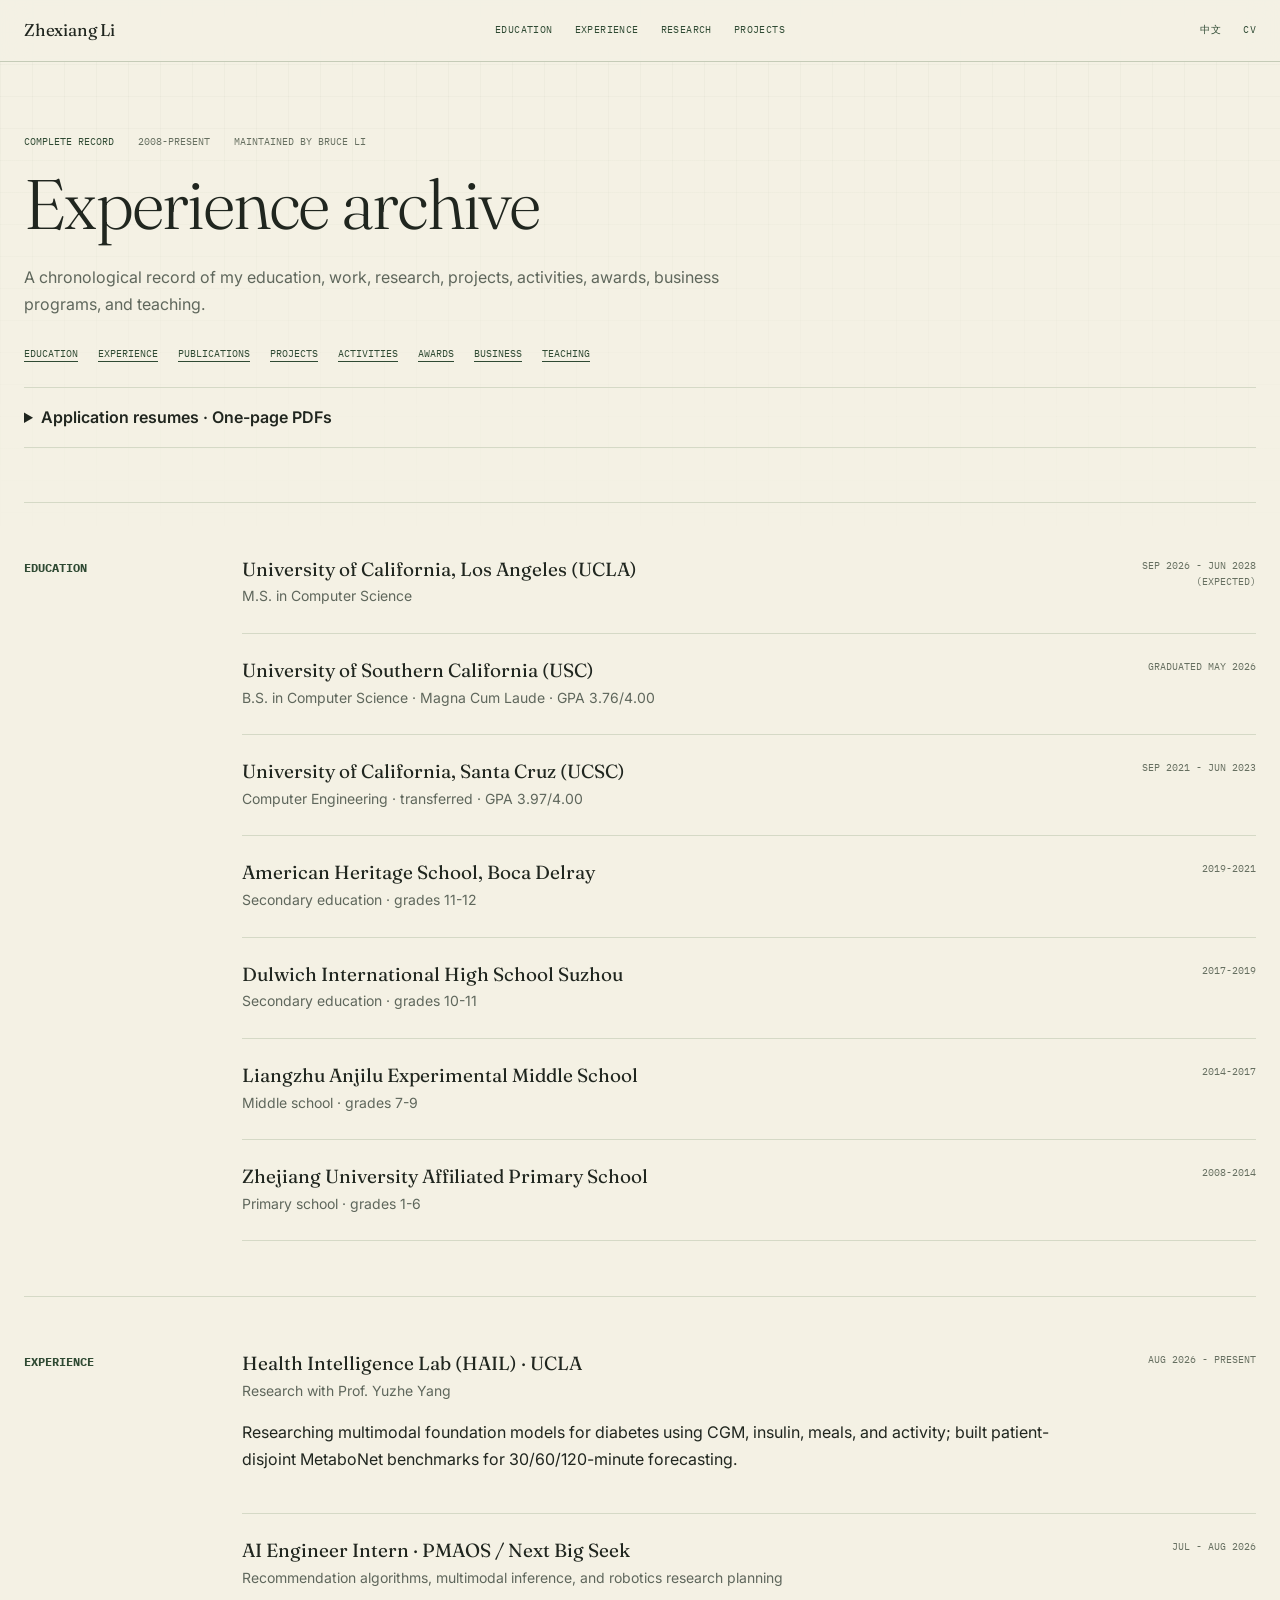
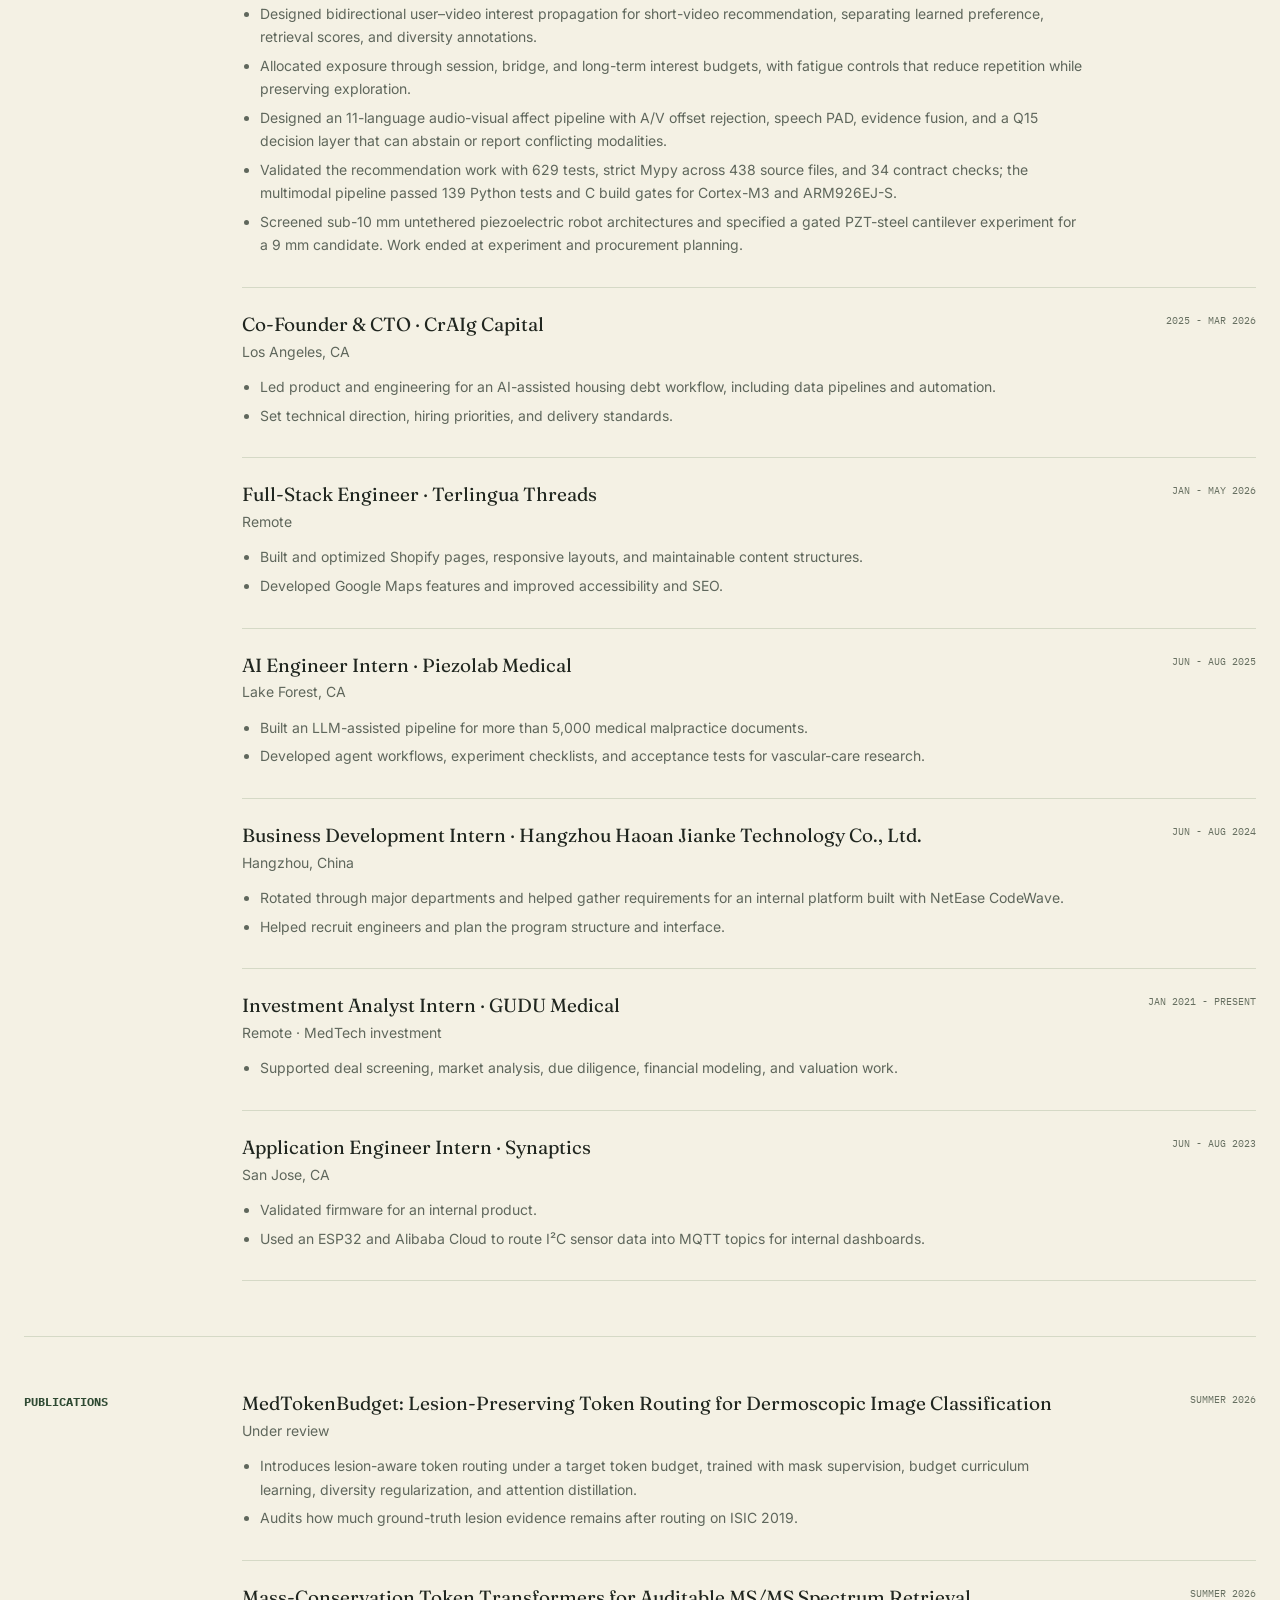
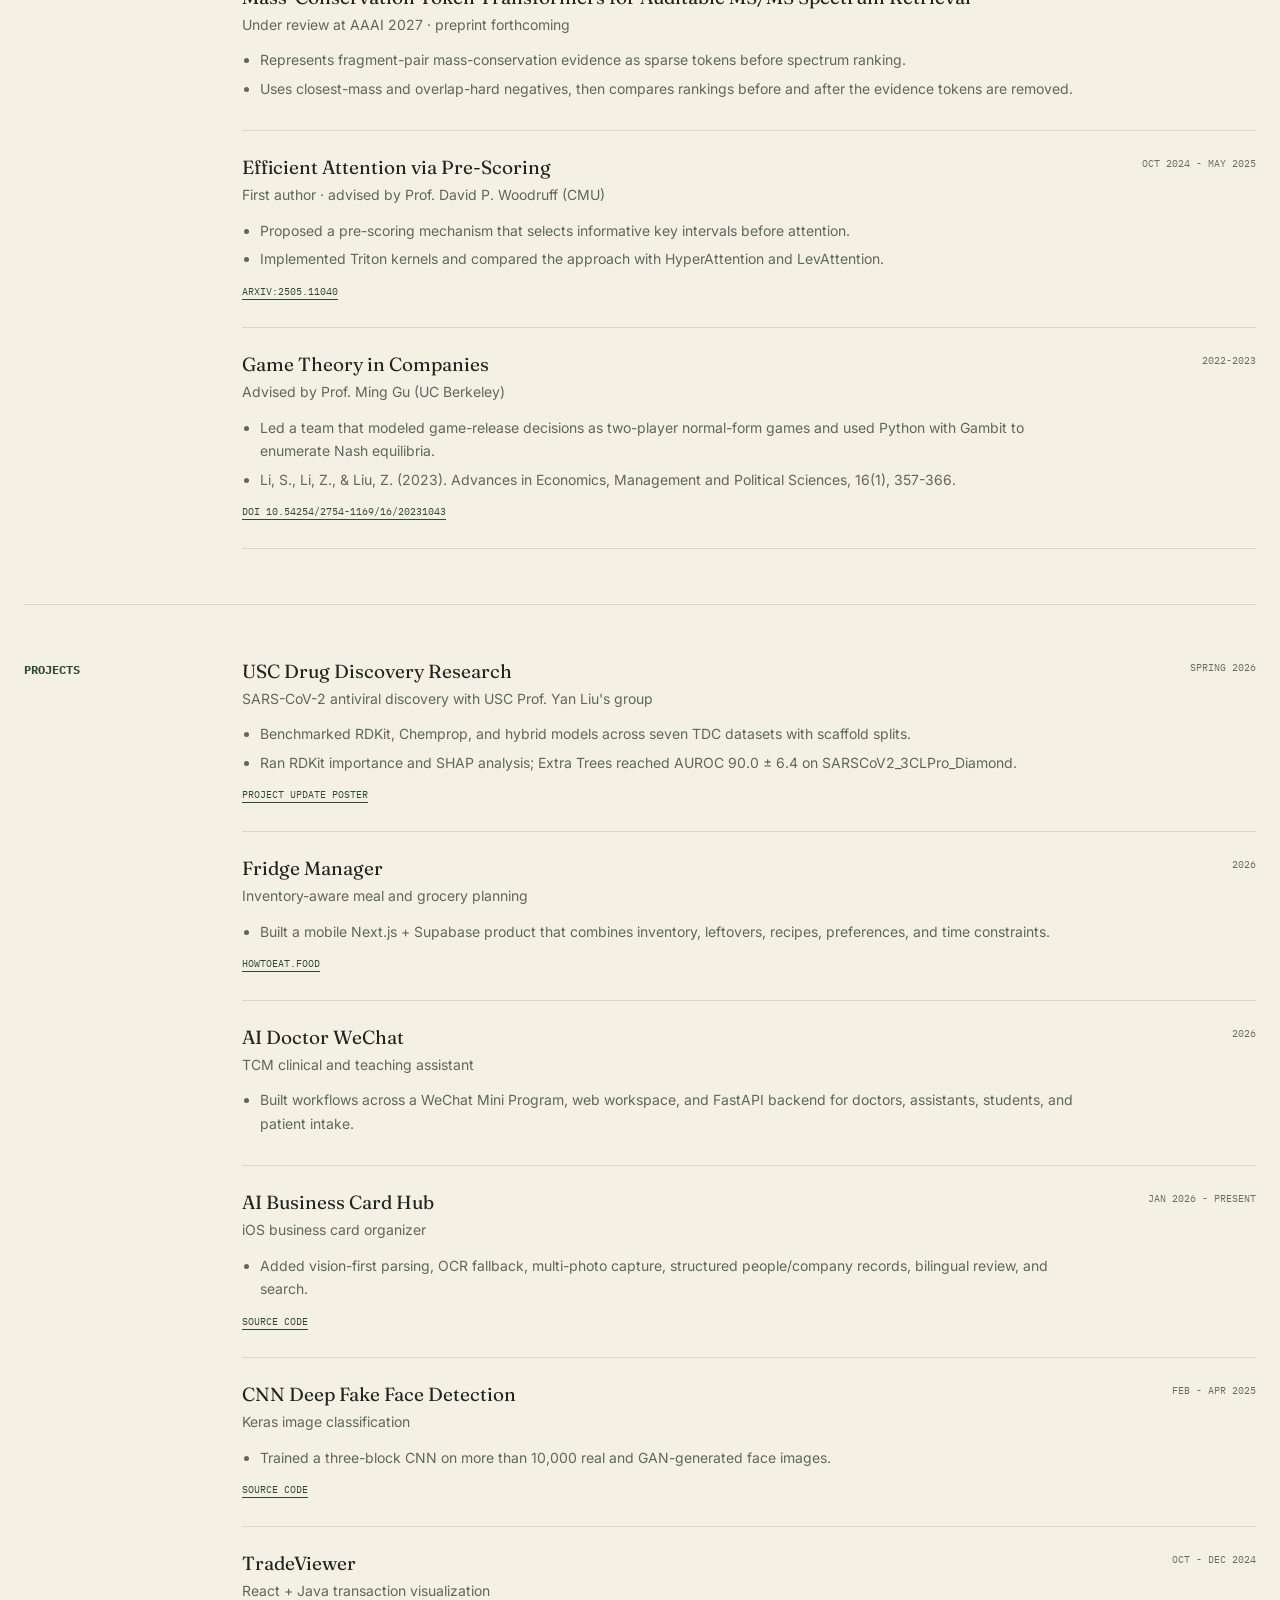
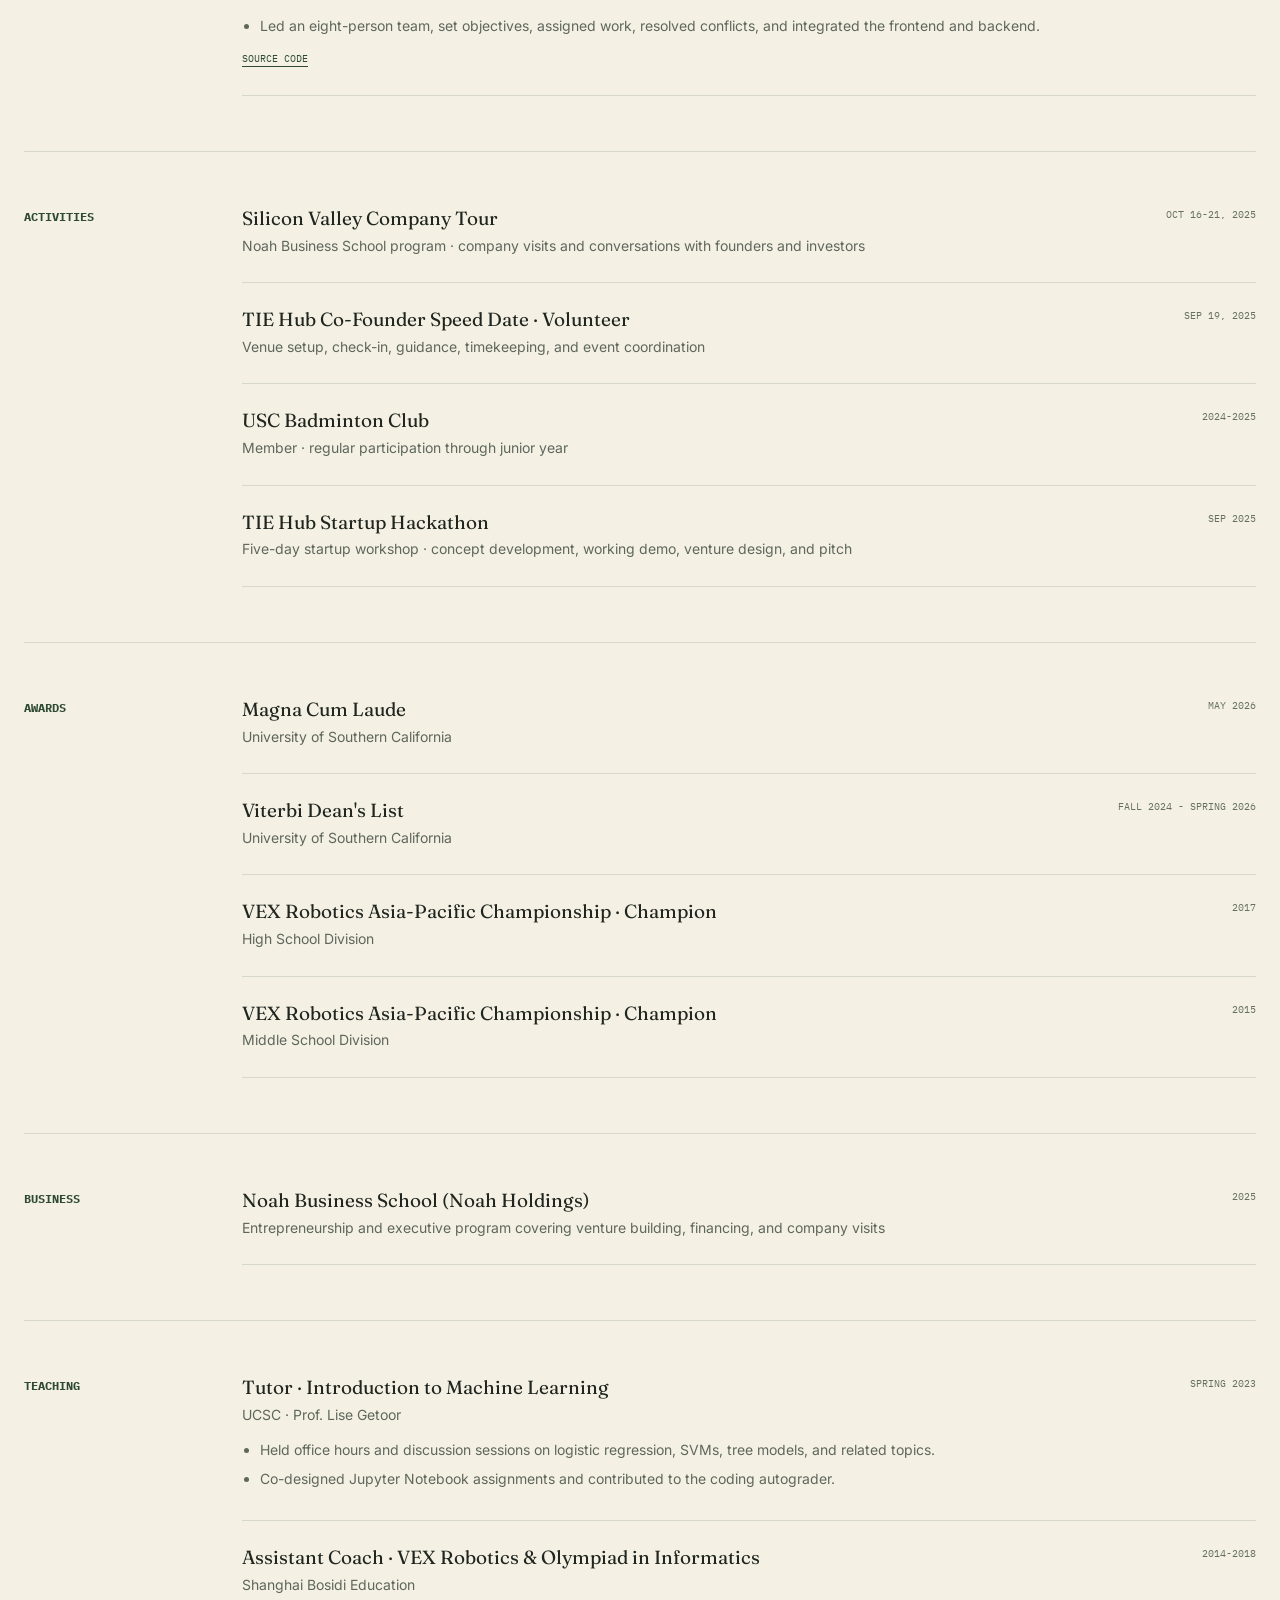
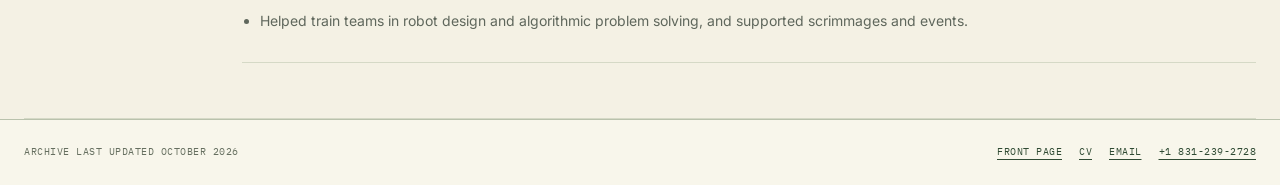
<file: archive.html>
<!DOCTYPE html>
<html lang="en">
<head>
  <meta charset="UTF-8" />
  <meta name="viewport" content="width=device-width, initial-scale=1" />
  <meta name="description" content="The complete education, work, research, project, activity, award, and teaching archive of Zhexiang (Bruce) Li." />
  <title>Archive | Zhexiang (Bruce) Li</title>
  <link rel="preconnect" href="https://fonts.googleapis.com">
  <link rel="preconnect" href="https://fonts.gstatic.com" crossorigin>
  <link href="https://fonts.googleapis.com/css2?family=Fraunces:opsz,wght@9..144,300..500&family=IBM+Plex+Mono:wght@400;500&family=Inter:wght@300..600&display=swap" rel="stylesheet">
  <link rel="stylesheet" href="site.css?v=20261017" />
  <link rel="stylesheet" href="resume-downloads.css?v=20261017" />
  <script src="email.js?v=20261017" defer></script>
</head>
<body class="archive-page">
  <a class="skip" href="#main">Skip to content</a>
  <header class="site-header"><div class="shell header-inner"><a class="wordmark" href="index.html" aria-label="Back to front page">Zhexiang Li</a><nav class="main-nav" aria-label="Archive navigation"><a href="#education">Education</a><a href="#experience">Experience</a><a href="#research">Research</a><a href="#projects">Projects</a></nav><div class="header-actions"><a href="archive-zh.html" lang="zh-CN">中文</a><a href="cv.html">CV</a></div></div></header>
  <main id="main">
    <div class="shell archive-hero">
      <div class="folio"><span class="red">Complete record</span><span>2008-present</span><span>Maintained by Bruce Li</span></div>
      <h1>Experience archive</h1>
      <p>A chronological record of my education, work, research, projects, activities, awards, business programs, and teaching.</p>
      <nav class="archive-nav" aria-label="Jump to archive section"><a href="#education">Education</a><a href="#experience">Experience</a><a href="#research">Publications</a><a href="#projects">Projects</a><a href="#activities">Activities</a><a href="#awards">Awards</a><a href="#business">Business</a><a href="#teaching">Teaching</a></nav>

      <details class="resume-downloads" id="resumes">
        <summary>Application resumes · One-page PDFs</summary>
        <p>Role-specific resumes, written separately in English and Chinese. For the broader academic and professional record, see my <a href="cv.html">full CV</a>.</p>
        <ul>
          <li><strong>Research</strong><span>Methods, evaluation, and papers</span><a href="resumes/pdf/Zhexiang_Li_Research_Resume.pdf">English PDF</a><a href="resumes/pdf/李哲骧_研究岗位简历.pdf" lang="zh-CN">中文 PDF</a></li>
          <li><strong>AI Engineer</strong><span>Implementation, systems, and applications</span><a href="resumes/pdf/Zhexiang_Li_AI_Engineer_Resume.pdf">English PDF</a><a href="resumes/pdf/李哲骧_AI工程师简历.pdf" lang="zh-CN">中文 PDF</a></li>
        </ul>
      </details>
    </div>

    <section id="education" class="shell archive-section"><h2>Education</h2><div class="record-list">
      <article class="record"><div><h3>University of California, Los Angeles (UCLA)</h3><p class="meta">M.S. in Computer Science</p></div><time>Sep 2026 - Jun 2028 (expected)</time></article>
      <article class="record"><div><h3>University of Southern California (USC)</h3><p class="meta">B.S. in Computer Science · Magna Cum Laude · GPA 3.76/4.00</p></div><time>Graduated May 2026</time></article>
      <article class="record"><div><h3>University of California, Santa Cruz (UCSC)</h3><p class="meta">Computer Engineering · transferred · GPA 3.97/4.00</p></div><time>Sep 2021 - Jun 2023</time></article>
      <article class="record"><div><h3>American Heritage School, Boca Delray</h3><p class="meta">Secondary education · grades 11-12</p></div><time>2019-2021</time></article>
      <article class="record"><div><h3>Dulwich International High School Suzhou</h3><p class="meta">Secondary education · grades 10-11</p></div><time>2017-2019</time></article>
      <article class="record"><div><h3>Liangzhu Anjilu Experimental Middle School</h3><p class="meta">Middle school · grades 7-9</p></div><time>2014-2017</time></article>
      <article class="record"><div><h3>Zhejiang University Affiliated Primary School</h3><p class="meta">Primary school · grades 1-6</p></div><time>2008-2014</time></article>
    </div></section>

    <section id="experience" class="shell archive-section"><h2>Experience</h2><div class="record-list">
      <article class="record"><div><h3>Health Intelligence Lab (HAIL) · UCLA</h3><p class="meta">Research with Prof. Yuzhe Yang</p><p>Researching multimodal foundation models for diabetes using CGM, insulin, meals, and activity; built patient-disjoint MetaboNet benchmarks for 30/60/120-minute forecasting.</p></div><time>Aug 2026 - present</time></article>
      <article class="record"><div><h3>AI Engineer Intern · PMAOS / Next Big Seek</h3><p class="meta">Recommendation algorithms, multimodal inference, and robotics research planning</p><ul><li>Designed bidirectional user–video interest propagation for short-video recommendation, separating learned preference, retrieval scores, and diversity annotations.</li><li>Allocated exposure through session, bridge, and long-term interest budgets, with fatigue controls that reduce repetition while preserving exploration.</li><li>Designed an 11-language audio-visual affect pipeline with A/V offset rejection, speech PAD, evidence fusion, and a Q15 decision layer that can abstain or report conflicting modalities.</li><li>Validated the recommendation work with 629 tests, strict Mypy across 438 source files, and 34 contract checks; the multimodal pipeline passed 139 Python tests and C build gates for Cortex-M3 and ARM926EJ-S.</li><li>Screened sub-10 mm untethered piezoelectric robot architectures and specified a gated PZT-steel cantilever experiment for a 9 mm candidate. Work ended at experiment and procurement planning.</li></ul></div><time>Jul - Aug 2026</time></article>
      <article class="record"><div><h3>Co-Founder &amp; CTO · CrAIg Capital</h3><p class="meta">Los Angeles, CA</p><ul><li>Led product and engineering for an AI-assisted housing debt workflow, including data pipelines and automation.</li><li>Set technical direction, hiring priorities, and delivery standards.</li></ul></div><time>2025 - Mar 2026</time></article>
      <article class="record"><div><h3>Full-Stack Engineer · Terlingua Threads</h3><p class="meta">Remote</p><ul><li>Built and optimized Shopify pages, responsive layouts, and maintainable content structures.</li><li>Developed Google Maps features and improved accessibility and SEO.</li></ul></div><time>Jan - May 2026</time></article>
      <article class="record"><div><h3>AI Engineer Intern · Piezolab Medical</h3><p class="meta">Lake Forest, CA</p><ul><li>Built an LLM-assisted pipeline for more than 5,000 medical malpractice documents.</li><li>Developed agent workflows, experiment checklists, and acceptance tests for vascular-care research.</li></ul></div><time>Jun - Aug 2025</time></article>
      <article class="record"><div><h3>Business Development Intern · Hangzhou Haoan Jianke Technology Co., Ltd.</h3><p class="meta">Hangzhou, China</p><ul><li>Rotated through major departments and helped gather requirements for an internal platform built with NetEase CodeWave.</li><li>Helped recruit engineers and plan the program structure and interface.</li></ul></div><time>Jun - Aug 2024</time></article>
      <article class="record"><div><h3>Investment Analyst Intern · GUDU Medical</h3><p class="meta">Remote · MedTech investment</p><ul><li>Supported deal screening, market analysis, due diligence, financial modeling, and valuation work.</li></ul></div><time>Jan 2021 - present</time></article>
      <article class="record"><div><h3>Application Engineer Intern · Synaptics</h3><p class="meta">San Jose, CA</p><ul><li>Validated firmware for an internal product.</li><li>Used an ESP32 and Alibaba Cloud to route I²C sensor data into MQTT topics for internal dashboards.</li></ul></div><time>Jun - Aug 2023</time></article>
    </div></section>

    <section id="research" class="shell archive-section"><h2>Publications</h2><div class="record-list">
      <article class="record"><div><h3>MedTokenBudget: Lesion-Preserving Token Routing for Dermoscopic Image Classification</h3><p class="meta">Under review</p><ul><li>Introduces lesion-aware token routing under a target token budget, trained with mask supervision, budget curriculum learning, diversity regularization, and attention distillation.</li><li>Audits how much ground-truth lesion evidence remains after routing on ISIC 2019.</li></ul></div><time>Summer 2026</time></article>
      <article class="record"><div><h3>Mass-Conservation Token Transformers for Auditable MS/MS Spectrum Retrieval</h3><p class="meta">Under review at AAAI 2027 · preprint forthcoming</p><ul><li>Represents fragment-pair mass-conservation evidence as sparse tokens before spectrum ranking.</li><li>Uses closest-mass and overlap-hard negatives, then compares rankings before and after the evidence tokens are removed.</li></ul></div><time>Summer 2026</time></article>
      <article class="record"><div><h3>Efficient Attention via Pre-Scoring</h3><p class="meta">First author · advised by Prof. David P. Woodruff (CMU)</p><ul><li>Proposed a pre-scoring mechanism that selects informative key intervals before attention.</li><li>Implemented Triton kernels and compared the approach with HyperAttention and LevAttention.</li></ul><a href="https://arxiv.org/abs/2505.11040" target="_blank" rel="noopener">arXiv:2505.11040</a></div><time>Oct 2024 - May 2025</time></article>
      <article class="record"><div><h3>Game Theory in Companies</h3><p class="meta">Advised by Prof. Ming Gu (UC Berkeley)</p><ul><li>Led a team that modeled game-release decisions as two-player normal-form games and used Python with Gambit to enumerate Nash equilibria.</li><li>Li, S., Li, Z., &amp; Liu, Z. (2023). Advances in Economics, Management and Political Sciences, 16(1), 357-366.</li></ul><a href="https://doi.org/10.54254/2754-1169/16/20231043" target="_blank" rel="noopener">DOI 10.54254/2754-1169/16/20231043</a></div><time>2022-2023</time></article>
    </div></section>

    <section id="projects" class="shell archive-section"><h2>Projects</h2><div class="record-list">
      <article class="record"><div><h3>USC Drug Discovery Research</h3><p class="meta">SARS-CoV-2 antiviral discovery with USC Prof. Yan Liu's group</p><ul><li>Benchmarked RDKit, Chemprop, and hybrid models across seven TDC datasets with scaffold splits.</li><li>Ran RDKit importance and SHAP analysis; Extra Trees reached AUROC 90.0 ± 6.4 on SARSCoV2_3CLPro_Diamond.</li></ul><a href="assets/pdf/ZhexiangLi_DrugDis_Poster.pptx.pdf" target="_blank" rel="noopener">Project update poster</a></div><time>Spring 2026</time></article>
      <article class="record"><div><h3>Fridge Manager</h3><p class="meta">Inventory-aware meal and grocery planning</p><ul><li>Built a mobile Next.js + Supabase product that combines inventory, leftovers, recipes, preferences, and time constraints.</li></ul><a href="https://howtoeat.food" target="_blank" rel="noopener">howtoeat.food</a></div><time>2026</time></article>
      <article class="record"><div><h3>AI Doctor WeChat</h3><p class="meta">TCM clinical and teaching assistant</p><ul><li>Built workflows across a WeChat Mini Program, web workspace, and FastAPI backend for doctors, assistants, students, and patient intake.</li></ul></div><time>2026</time></article>
      <article class="record"><div><h3>AI Business Card Hub</h3><p class="meta">iOS business card organizer</p><ul><li>Added vision-first parsing, OCR fallback, multi-photo capture, structured people/company records, bilingual review, and search.</li></ul><a href="https://github.com/BruceLZX/Business-Card-AI-organzier" target="_blank" rel="noopener">Source code</a></div><time>Jan 2026 - present</time></article>
      <article class="record"><div><h3>CNN Deep Fake Face Detection</h3><p class="meta">Keras image classification</p><ul><li>Trained a three-block CNN on more than 10,000 real and GAN-generated face images.</li></ul><a href="https://github.com/BruceLZX/ai_face_detection" target="_blank" rel="noopener">Source code</a></div><time>Feb - Apr 2025</time></article>
      <article class="record"><div><h3>TradeViewer</h3><p class="meta">React + Java transaction visualization</p><ul><li>Led an eight-person team, set objectives, assigned work, resolved conflicts, and integrated the frontend and backend.</li></ul><a href="https://github.com/BruceLZX/TradeViewerUSC201" target="_blank" rel="noopener">Source code</a></div><time>Oct - Dec 2024</time></article>
    </div></section>

    <section id="activities" class="shell archive-section"><h2>Activities</h2><div class="record-list">
      <article class="record"><div><h3>Silicon Valley Company Tour</h3><p class="meta">Noah Business School program · company visits and conversations with founders and investors</p></div><time>Oct 16-21, 2025</time></article>
      <article class="record"><div><h3>TIE Hub Co-Founder Speed Date · Volunteer</h3><p class="meta">Venue setup, check-in, guidance, timekeeping, and event coordination</p></div><time>Sep 19, 2025</time></article>
      <article class="record"><div><h3>USC Badminton Club</h3><p class="meta">Member · regular participation through junior year</p></div><time>2024-2025</time></article>
      <article class="record"><div><h3>TIE Hub Startup Hackathon</h3><p class="meta">Five-day startup workshop · concept development, working demo, venture design, and pitch</p></div><time>Sep 2025</time></article>
    </div></section>

    <section id="awards" class="shell archive-section"><h2>Awards</h2><div class="record-list">
      <article class="record"><div><h3>Magna Cum Laude</h3><p class="meta">University of Southern California</p></div><time>May 2026</time></article>
      <article class="record"><div><h3>Viterbi Dean's List</h3><p class="meta">University of Southern California</p></div><time>Fall 2024 - Spring 2026</time></article>
      <article class="record"><div><h3>VEX Robotics Asia-Pacific Championship · Champion</h3><p class="meta">High School Division</p></div><time>2017</time></article>
      <article class="record"><div><h3>VEX Robotics Asia-Pacific Championship · Champion</h3><p class="meta">Middle School Division</p></div><time>2015</time></article>
    </div></section>

    <section id="business" class="shell archive-section"><h2>Business</h2><div class="record-list">
      <article class="record"><div><h3>Noah Business School (Noah Holdings)</h3><p class="meta">Entrepreneurship and executive program covering venture building, financing, and company visits</p></div><time>2025</time></article>
    </div></section>

    <section id="teaching" class="shell archive-section"><h2>Teaching</h2><div class="record-list">
      <article class="record"><div><h3>Tutor · Introduction to Machine Learning</h3><p class="meta">UCSC · Prof. Lise Getoor</p><ul><li>Held office hours and discussion sessions on logistic regression, SVMs, tree models, and related topics.</li><li>Co-designed Jupyter Notebook assignments and contributed to the coding autograder.</li></ul></div><time>Spring 2023</time></article>
      <article class="record"><div><h3>Assistant Coach · VEX Robotics &amp; Olympiad in Informatics</h3><p class="meta">Shanghai Bosidi Education</p><ul><li>Helped train teams in robot design and algorithmic problem solving, and supported scrimmages and events.</li></ul></div><time>2014-2018</time></article>
    </div></section>
  </main>
  <footer class="site-footer"><div class="shell"><div>Archive last updated October 2026</div><div class="footer-links"><a href="index.html">Front page</a><a href="cv.html">CV</a><a class="js-email" data-local-rev="ilecurb" data-domain-rev="ude.alcu" data-label="Email" href="#">Email</a><a href="tel:+18312392728">+1 831-239-2728</a></div></div></footer>
</body>
</html>
</file>
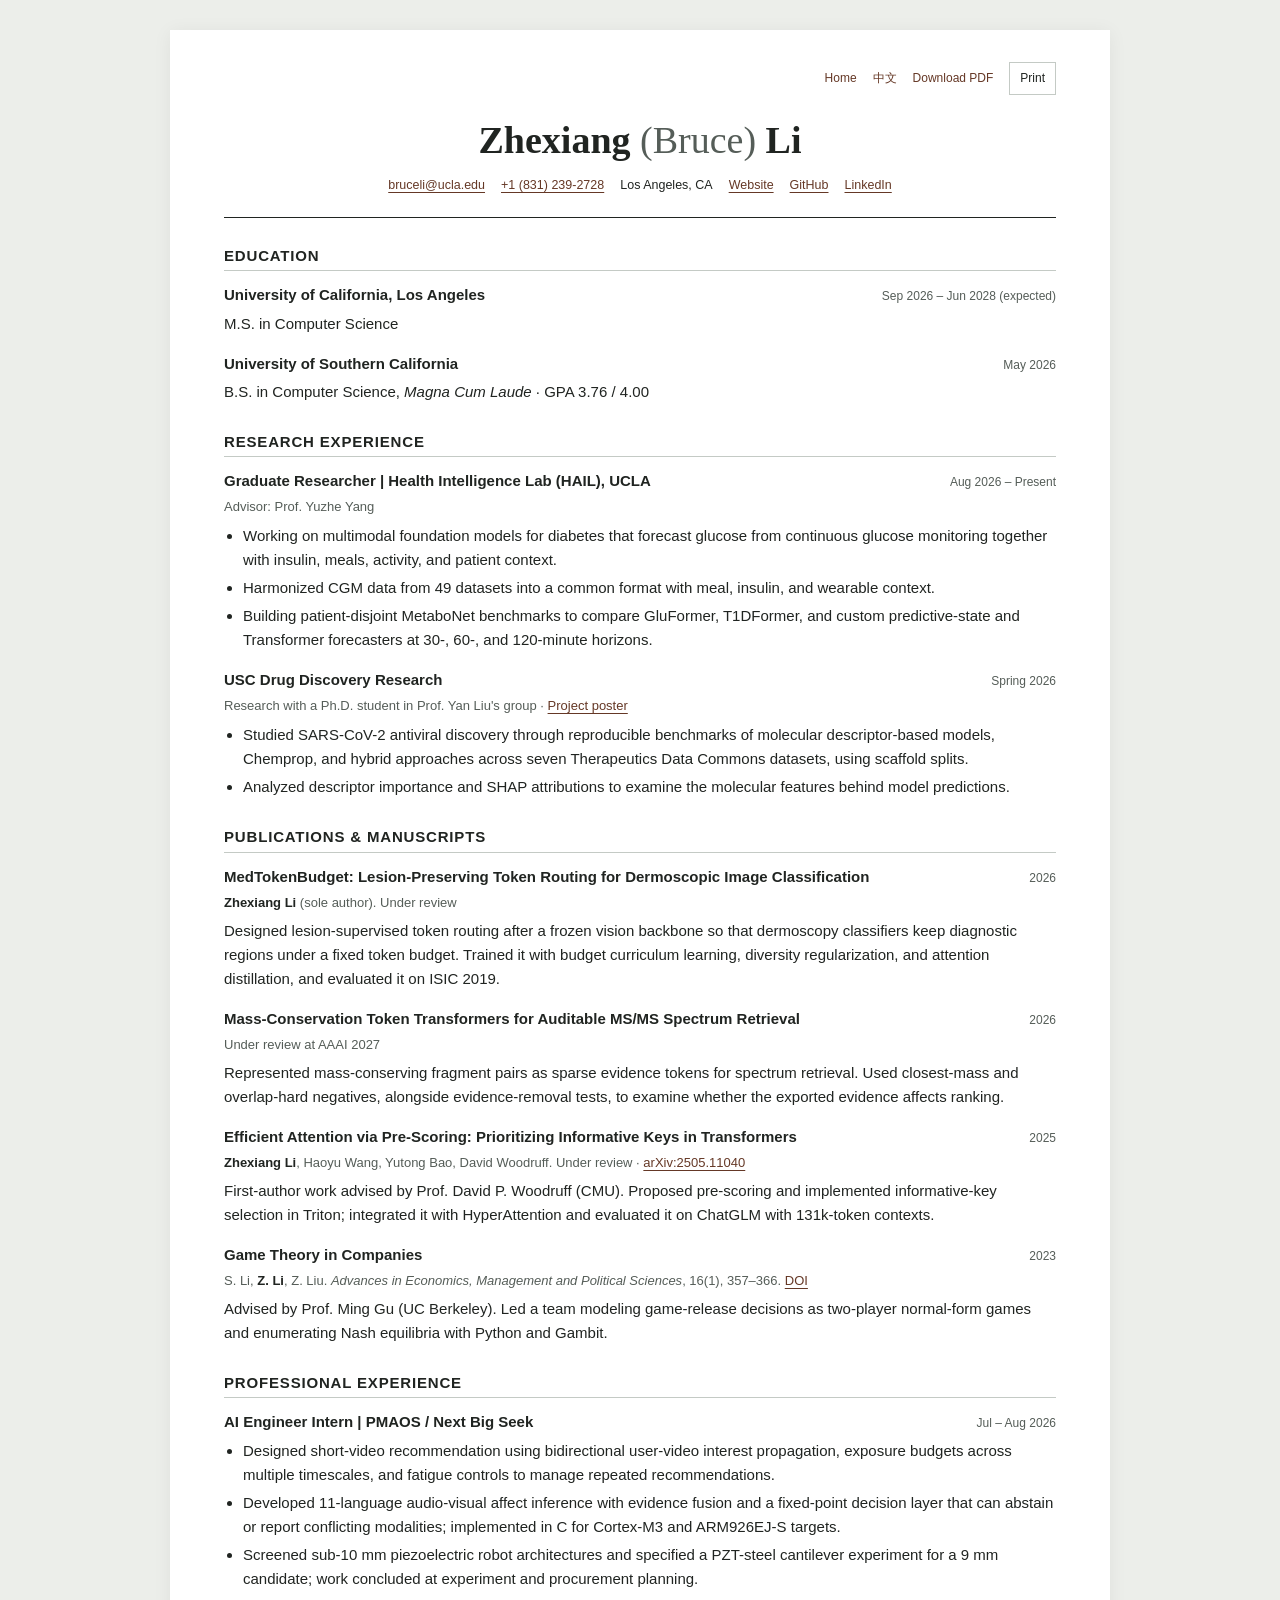
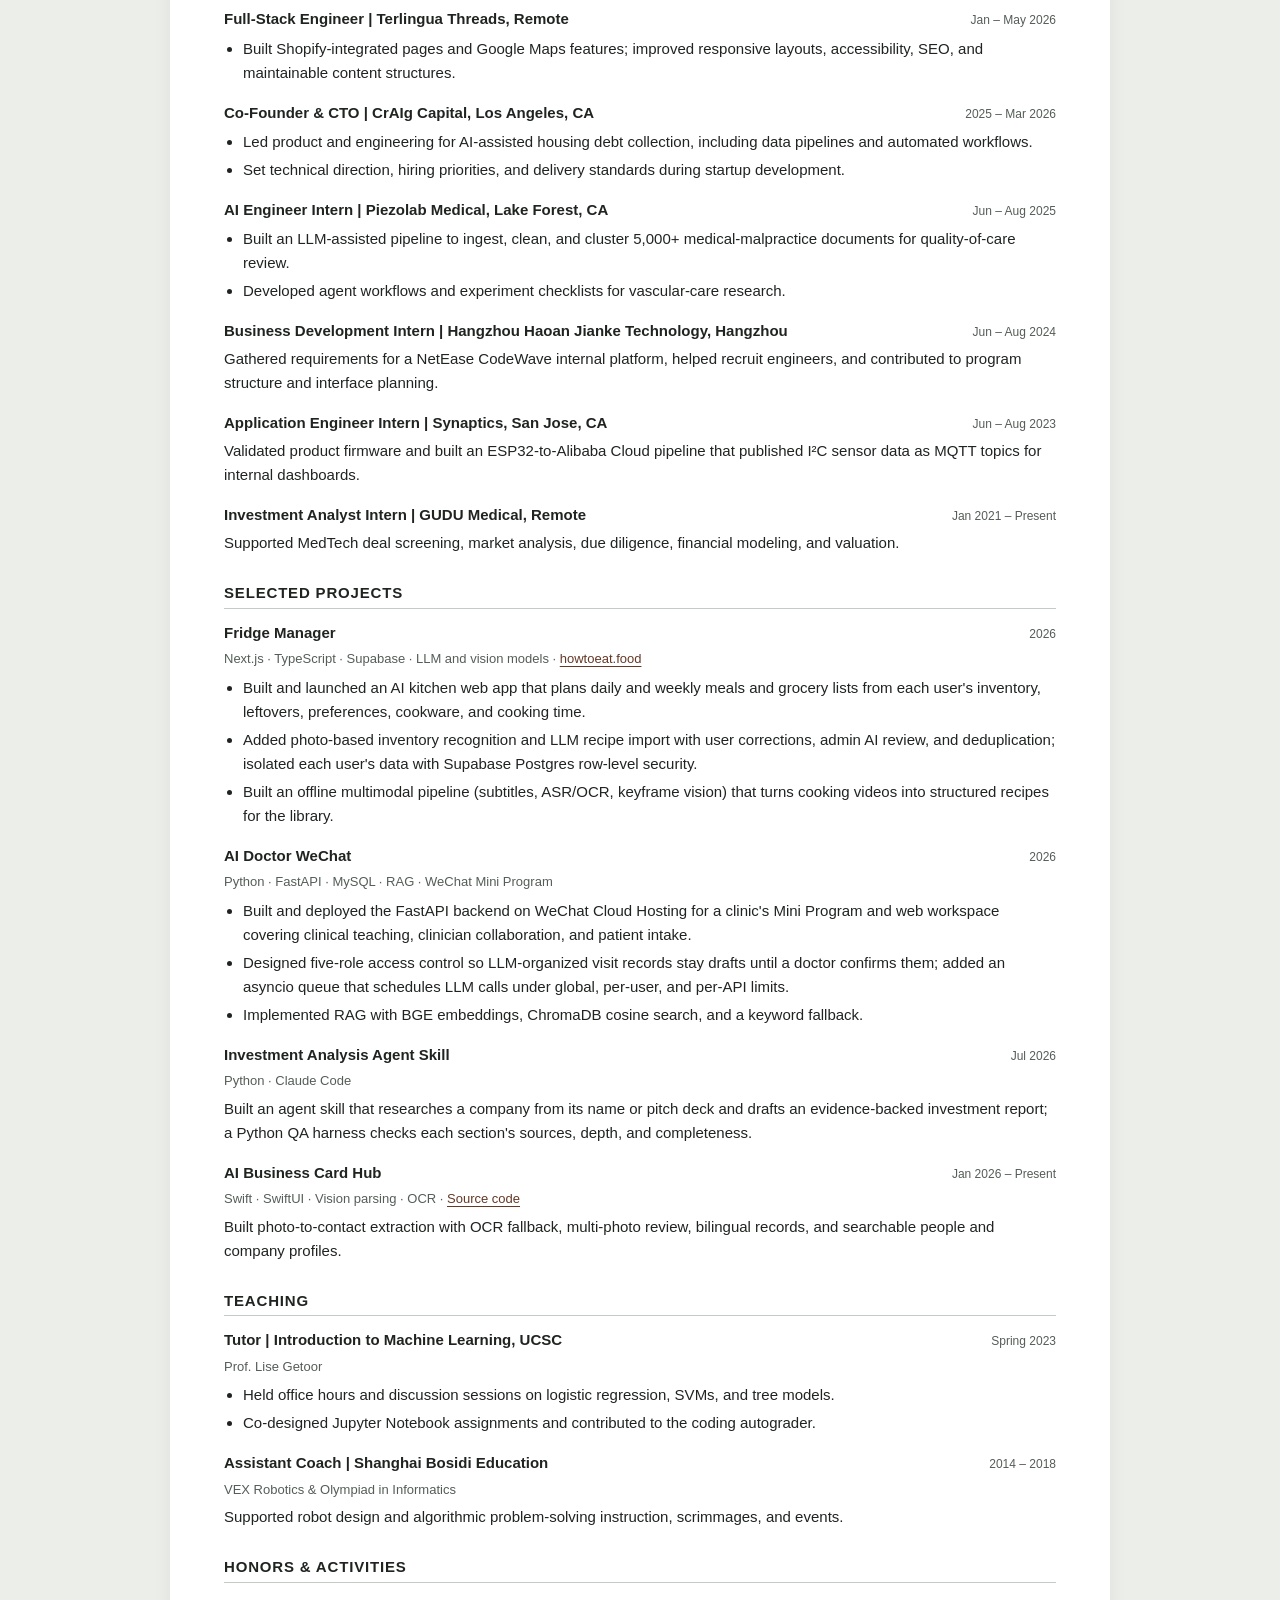
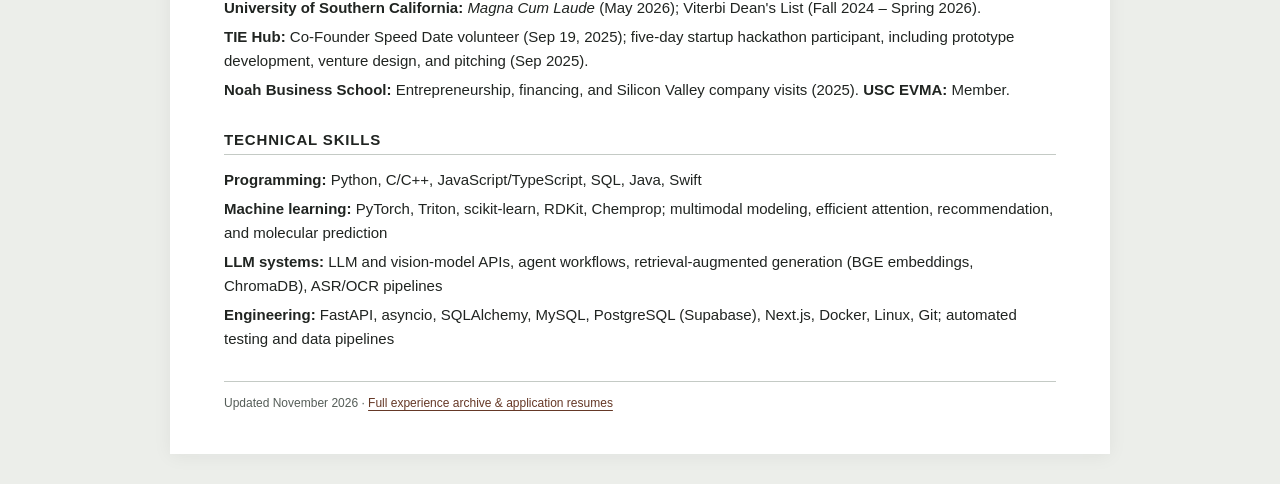
<file: cv.html>
<!DOCTYPE html>
<html lang="en">
<head>
  <meta charset="UTF-8">
  <meta name="viewport" content="width=device-width, initial-scale=1">
  <meta name="description" content="Academic and professional CV of Zhexiang (Bruce) Li: research, publications, engineering, projects, and teaching.">
  <title>Curriculum Vitae | Zhexiang (Bruce) Li</title>
  <link rel="stylesheet" href="cv.css?v=20261102">
  <script src="email.js?v=20261017" defer></script>
</head>
<body>
  <main class="page">
    <header class="cv-header">
      <nav class="cv-actions" aria-label="CV navigation"><a href="index.html">Home</a><a href="cv_zh.html">中文</a><a href="output/pdf/Zhexiang_Li_CV_EN.pdf" download>Download PDF</a><button type="button" onclick="window.print()">Print</button></nav>
      <h1>Zhexiang <span>(Bruce)</span> Li</h1>
      <p class="contact"><a class="js-email" data-local-rev="ilecurb" data-domain-rev="ude.alcu" href="#">bruceli [at] ucla [dot] edu</a><a href="tel:+18312392728">+1 (831) 239-2728</a><span>Los Angeles, CA</span><a href="https://brucelzx.github.io/">Website</a><a href="https://github.com/BruceLZX">GitHub</a><a href="https://www.linkedin.com/in/zhexiang-li/">LinkedIn</a></p>
    </header>

    <section id="education" aria-labelledby="education-title">
      <h2 id="education-title">Education</h2>
      <article class="entry"><div class="entry-head"><h3>University of California, Los Angeles</h3><time>Sep 2026 – Jun 2028 (expected)</time></div><p>M.S. in Computer Science</p></article>
      <article class="entry"><div class="entry-head"><h3>University of Southern California</h3><time>May 2026</time></div><p>B.S. in Computer Science, <em>Magna Cum Laude</em> · GPA 3.76 / 4.00</p></article>
    </section>

    <section id="research" aria-labelledby="research-title">
      <h2 id="research-title">Research Experience</h2>
      <article class="entry"><div class="entry-head"><h3>Graduate Researcher | Health Intelligence Lab (HAIL), UCLA</h3><time>Aug 2026 – Present</time></div><p class="subline">Advisor: Prof. Yuzhe Yang</p><ul><li>Working on multimodal foundation models for diabetes that forecast glucose from continuous glucose monitoring together with insulin, meals, activity, and patient context.</li><li>Harmonized CGM data from 49 datasets into a common format with meal, insulin, and wearable context.</li><li>Building patient-disjoint MetaboNet benchmarks to compare GluFormer, T1DFormer, and custom predictive-state and Transformer forecasters at 30-, 60-, and 120-minute horizons.</li></ul></article>
      <article class="entry"><div class="entry-head"><h3>USC Drug Discovery Research</h3><time>Spring 2026</time></div><p class="subline">Research with a Ph.D. student in Prof. Yan Liu's group · <a href="assets/pdf/ZhexiangLi_DrugDis_Poster.pptx.pdf">Project poster</a></p><ul><li>Studied SARS-CoV-2 antiviral discovery through reproducible benchmarks of molecular descriptor-based models, Chemprop, and hybrid approaches across seven Therapeutics Data Commons datasets, using scaffold splits.</li><li>Analyzed descriptor importance and SHAP attributions to examine the molecular features behind model predictions.</li></ul></article>
    </section>

    <section id="publications" aria-labelledby="publications-title">
      <h2 id="publications-title">Publications & Manuscripts</h2>
      <article class="entry"><div class="entry-head"><h3>MedTokenBudget: Lesion-Preserving Token Routing for Dermoscopic Image Classification</h3><time>2026</time></div><p class="subline"><strong>Zhexiang Li</strong> (sole author). Under review</p><p>Designed lesion-supervised token routing after a frozen vision backbone so that dermoscopy classifiers keep diagnostic regions under a fixed token budget. Trained it with budget curriculum learning, diversity regularization, and attention distillation, and evaluated it on ISIC 2019.</p></article>
      <article class="entry"><div class="entry-head"><h3>Mass-Conservation Token Transformers for Auditable MS/MS Spectrum Retrieval</h3><time>2026</time></div><p class="subline">Under review at AAAI 2027</p><p>Represented mass-conserving fragment pairs as sparse evidence tokens for spectrum retrieval. Used closest-mass and overlap-hard negatives, alongside evidence-removal tests, to examine whether the exported evidence affects ranking.</p></article>
      <article class="entry"><div class="entry-head"><h3>Efficient Attention via Pre-Scoring: Prioritizing Informative Keys in Transformers</h3><time>2025</time></div><p class="subline"><strong>Zhexiang Li</strong>, Haoyu Wang, Yutong Bao, David Woodruff. Under review · <a href="https://arxiv.org/abs/2505.11040">arXiv:2505.11040</a></p><p>First-author work advised by Prof. David P. Woodruff (CMU). Proposed pre-scoring and implemented informative-key selection in Triton; integrated it with HyperAttention and evaluated it on ChatGLM with 131k-token contexts.</p></article>
      <article class="entry"><div class="entry-head"><h3>Game Theory in Companies</h3><time>2023</time></div><p class="subline">S. Li, <strong>Z. Li</strong>, Z. Liu. <em>Advances in Economics, Management and Political Sciences</em>, 16(1), 357–366. <a href="https://doi.org/10.54254/2754-1169/16/20231043">DOI</a></p><p>Advised by Prof. Ming Gu (UC Berkeley). Led a team modeling game-release decisions as two-player normal-form games and enumerating Nash equilibria with Python and Gambit.</p></article>
    </section>

    <section id="experience" aria-labelledby="experience-title">
      <h2 id="experience-title">Professional Experience</h2>
      <article class="entry"><div class="entry-head"><h3>AI Engineer Intern | PMAOS / Next Big Seek</h3><time>Jul – Aug 2026</time></div><ul><li>Designed short-video recommendation using bidirectional user-video interest propagation, exposure budgets across multiple timescales, and fatigue controls to manage repeated recommendations.</li><li>Developed 11-language audio-visual affect inference with evidence fusion and a fixed-point decision layer that can abstain or report conflicting modalities; implemented in C for Cortex-M3 and ARM926EJ-S targets.</li><li>Screened sub-10 mm piezoelectric robot architectures and specified a PZT-steel cantilever experiment for a 9 mm candidate; work concluded at experiment and procurement planning.</li></ul></article>
      <article class="entry"><div class="entry-head"><h3>Full-Stack Engineer | Terlingua Threads, Remote</h3><time>Jan – May 2026</time></div><ul><li>Built Shopify-integrated pages and Google Maps features; improved responsive layouts, accessibility, SEO, and maintainable content structures.</li></ul></article>
      <article class="entry"><div class="entry-head"><h3>Co-Founder & CTO | CrAIg Capital, Los Angeles, CA</h3><time>2025 – Mar 2026</time></div><ul><li>Led product and engineering for AI-assisted housing debt collection, including data pipelines and automated workflows.</li><li>Set technical direction, hiring priorities, and delivery standards during startup development.</li></ul></article>
      <article class="entry"><div class="entry-head"><h3>AI Engineer Intern | Piezolab Medical, Lake Forest, CA</h3><time>Jun – Aug 2025</time></div><ul><li>Built an LLM-assisted pipeline to ingest, clean, and cluster 5,000+ medical-malpractice documents for quality-of-care review.</li><li>Developed agent workflows and experiment checklists for vascular-care research.</li></ul></article>
      <article class="entry"><div class="entry-head"><h3>Business Development Intern | Hangzhou Haoan Jianke Technology, Hangzhou</h3><time>Jun – Aug 2024</time></div><p>Gathered requirements for a NetEase CodeWave internal platform, helped recruit engineers, and contributed to program structure and interface planning.</p></article>
      <article class="entry"><div class="entry-head"><h3>Application Engineer Intern | Synaptics, San Jose, CA</h3><time>Jun – Aug 2023</time></div><p>Validated product firmware and built an ESP32-to-Alibaba Cloud pipeline that published I²C sensor data as MQTT topics for internal dashboards.</p></article>
      <article class="entry"><div class="entry-head"><h3>Investment Analyst Intern | GUDU Medical, Remote</h3><time>Jan 2021 – Present</time></div><p>Supported MedTech deal screening, market analysis, due diligence, financial modeling, and valuation.</p></article>
    </section>

    <section id="projects" aria-labelledby="projects-title">
      <h2 id="projects-title">Selected Projects</h2>
      <article class="entry"><div class="entry-head"><h3>Fridge Manager</h3><time>2026</time></div><p class="subline">Next.js · TypeScript · Supabase · LLM and vision models · <a href="https://howtoeat.food">howtoeat.food</a></p><ul><li>Built and launched an AI kitchen web app that plans daily and weekly meals and grocery lists from each user's inventory, leftovers, preferences, cookware, and cooking time.</li><li>Added photo-based inventory recognition and LLM recipe import with user corrections, admin AI review, and deduplication; isolated each user's data with Supabase Postgres row-level security.</li><li>Built an offline multimodal pipeline (subtitles, ASR/OCR, keyframe vision) that turns cooking videos into structured recipes for the library.</li></ul></article>
      <article class="entry"><div class="entry-head"><h3>AI Doctor WeChat</h3><time>2026</time></div><p class="subline">Python · FastAPI · MySQL · RAG · WeChat Mini Program</p><ul><li>Built and deployed the FastAPI backend on WeChat Cloud Hosting for a clinic's Mini Program and web workspace covering clinical teaching, clinician collaboration, and patient intake.</li><li>Designed five-role access control so LLM-organized visit records stay drafts until a doctor confirms them; added an asyncio queue that schedules LLM calls under global, per-user, and per-API limits.</li><li>Implemented RAG with BGE embeddings, ChromaDB cosine search, and a keyword fallback.</li></ul></article>
      <article class="entry"><div class="entry-head"><h3>Investment Analysis Agent Skill</h3><time>Jul 2026</time></div><p class="subline">Python · Claude Code</p><p>Built an agent skill that researches a company from its name or pitch deck and drafts an evidence-backed investment report; a Python QA harness checks each section's sources, depth, and completeness.</p></article>
      <article class="entry"><div class="entry-head"><h3>AI Business Card Hub</h3><time>Jan 2026 – Present</time></div><p class="subline">Swift · SwiftUI · Vision parsing · OCR · <a href="https://github.com/BruceLZX/Business-Card-AI-organzier">Source code</a></p><p>Built photo-to-contact extraction with OCR fallback, multi-photo review, bilingual records, and searchable people and company profiles.</p></article>
    </section>

    <section id="teaching" aria-labelledby="teaching-title">
      <h2 id="teaching-title">Teaching</h2>
      <article class="entry"><div class="entry-head"><h3>Tutor | Introduction to Machine Learning, UCSC</h3><time>Spring 2023</time></div><p class="subline">Prof. Lise Getoor</p><ul><li>Held office hours and discussion sessions on logistic regression, SVMs, and tree models.</li><li>Co-designed Jupyter Notebook assignments and contributed to the coding autograder.</li></ul></article>
      <article class="entry"><div class="entry-head"><h3>Assistant Coach | Shanghai Bosidi Education</h3><time>2014 – 2018</time></div><p class="subline">VEX Robotics & Olympiad in Informatics</p><p>Supported robot design and algorithmic problem-solving instruction, scrimmages, and events.</p></article>
    </section>

    <section id="service" aria-labelledby="service-title">
      <h2 id="service-title">Honors &amp; Activities</h2>
      <p><b>University of Southern California:</b> <em>Magna Cum Laude</em> (May 2026); Viterbi Dean's List (Fall 2024 – Spring 2026).</p>
      <p><b>TIE Hub:</b> Co-Founder Speed Date volunteer (Sep 19, 2025); five-day startup hackathon participant, including prototype development, venture design, and pitching (Sep 2025).</p>
      <p><b>Noah Business School:</b> Entrepreneurship, financing, and Silicon Valley company visits (2025). <b>USC EVMA:</b> Member.</p>
    </section>

    <section id="skills" aria-labelledby="skills-title">
      <h2 id="skills-title">Technical Skills</h2>
      <div class="skills"><p><b>Programming:</b> Python, C/C++, JavaScript/TypeScript, SQL, Java, Swift</p><p><b>Machine learning:</b> PyTorch, Triton, scikit-learn, RDKit, Chemprop; multimodal modeling, efficient attention, recommendation, and molecular prediction</p><p><b>LLM systems:</b> LLM and vision-model APIs, agent workflows, retrieval-augmented generation (BGE embeddings, ChromaDB), ASR/OCR pipelines</p><p><b>Engineering:</b> FastAPI, asyncio, SQLAlchemy, MySQL, PostgreSQL (Supabase), Next.js, Docker, Linux, Git; automated testing and data pipelines</p></div>
    </section>
    <footer>Updated November 2026 · <a href="archive.html">Full experience archive &amp; application resumes</a></footer>
  </main>
</body>
</html>
</file>
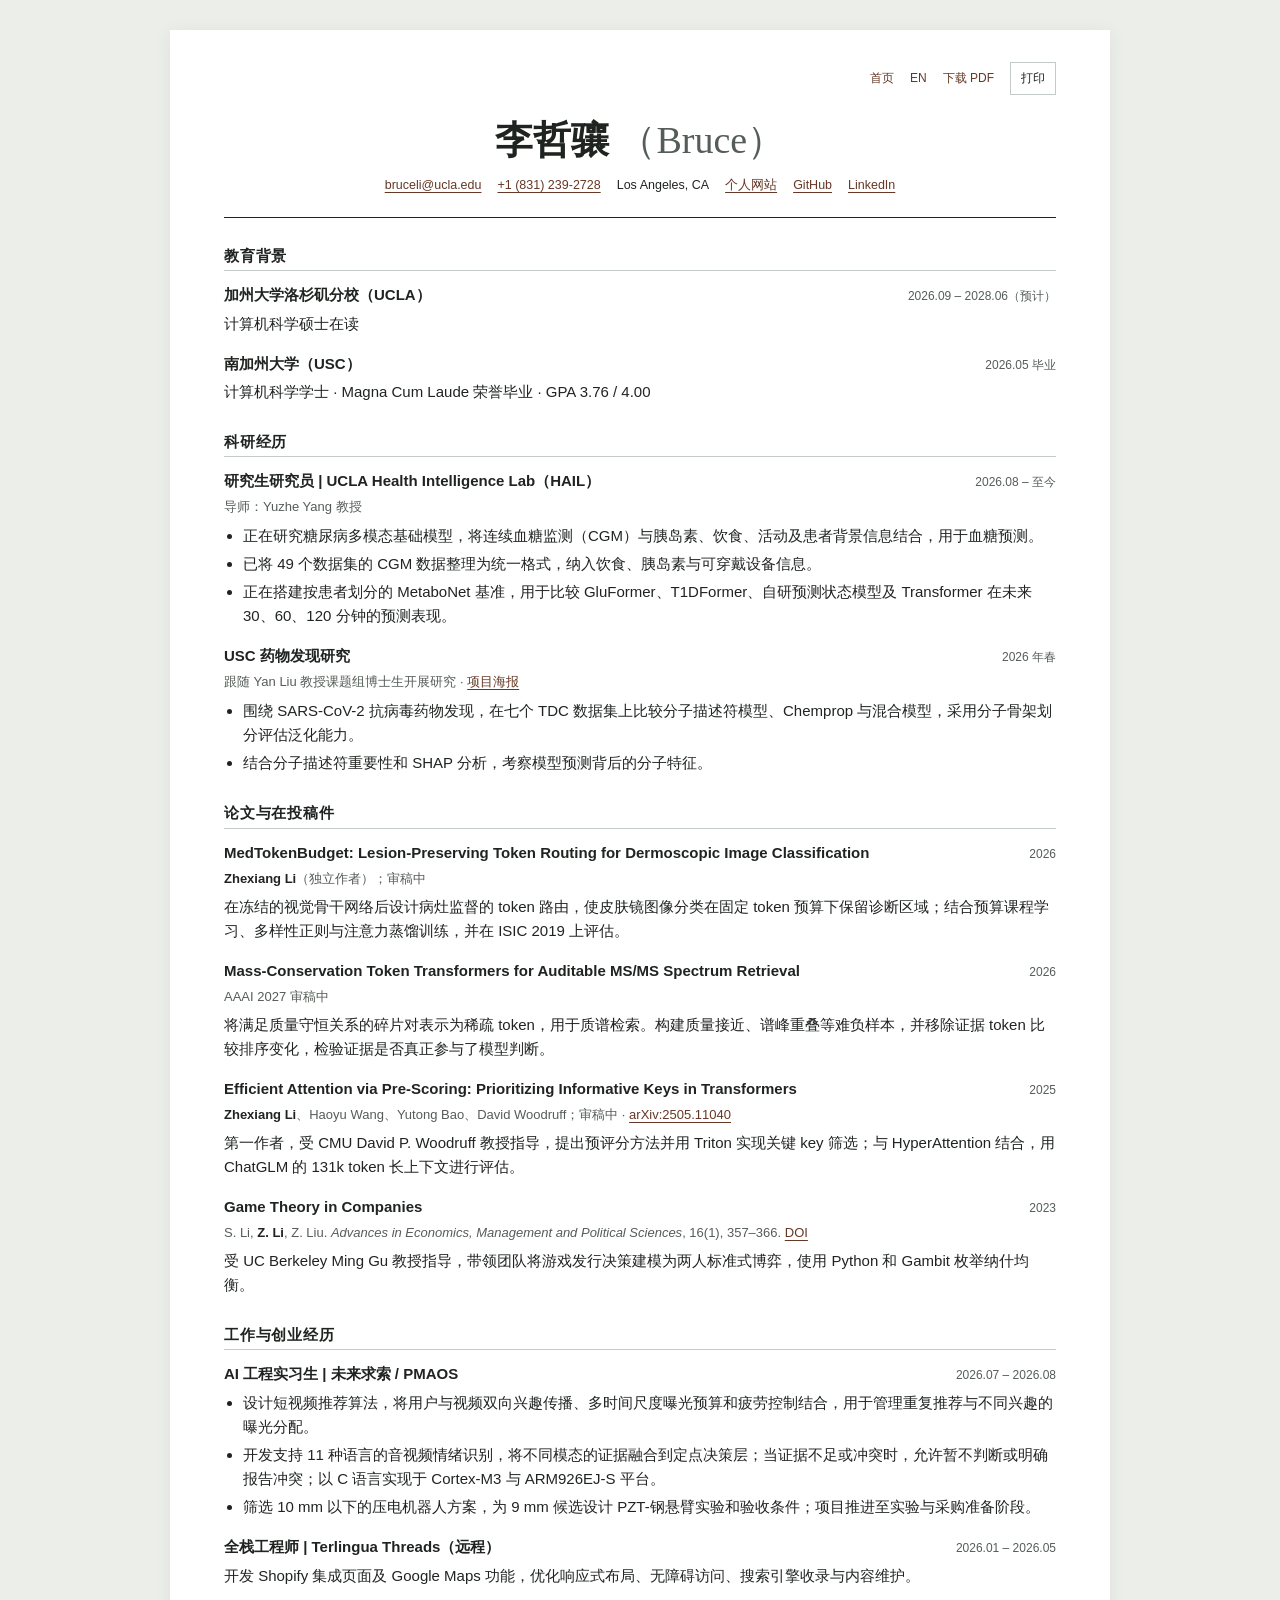
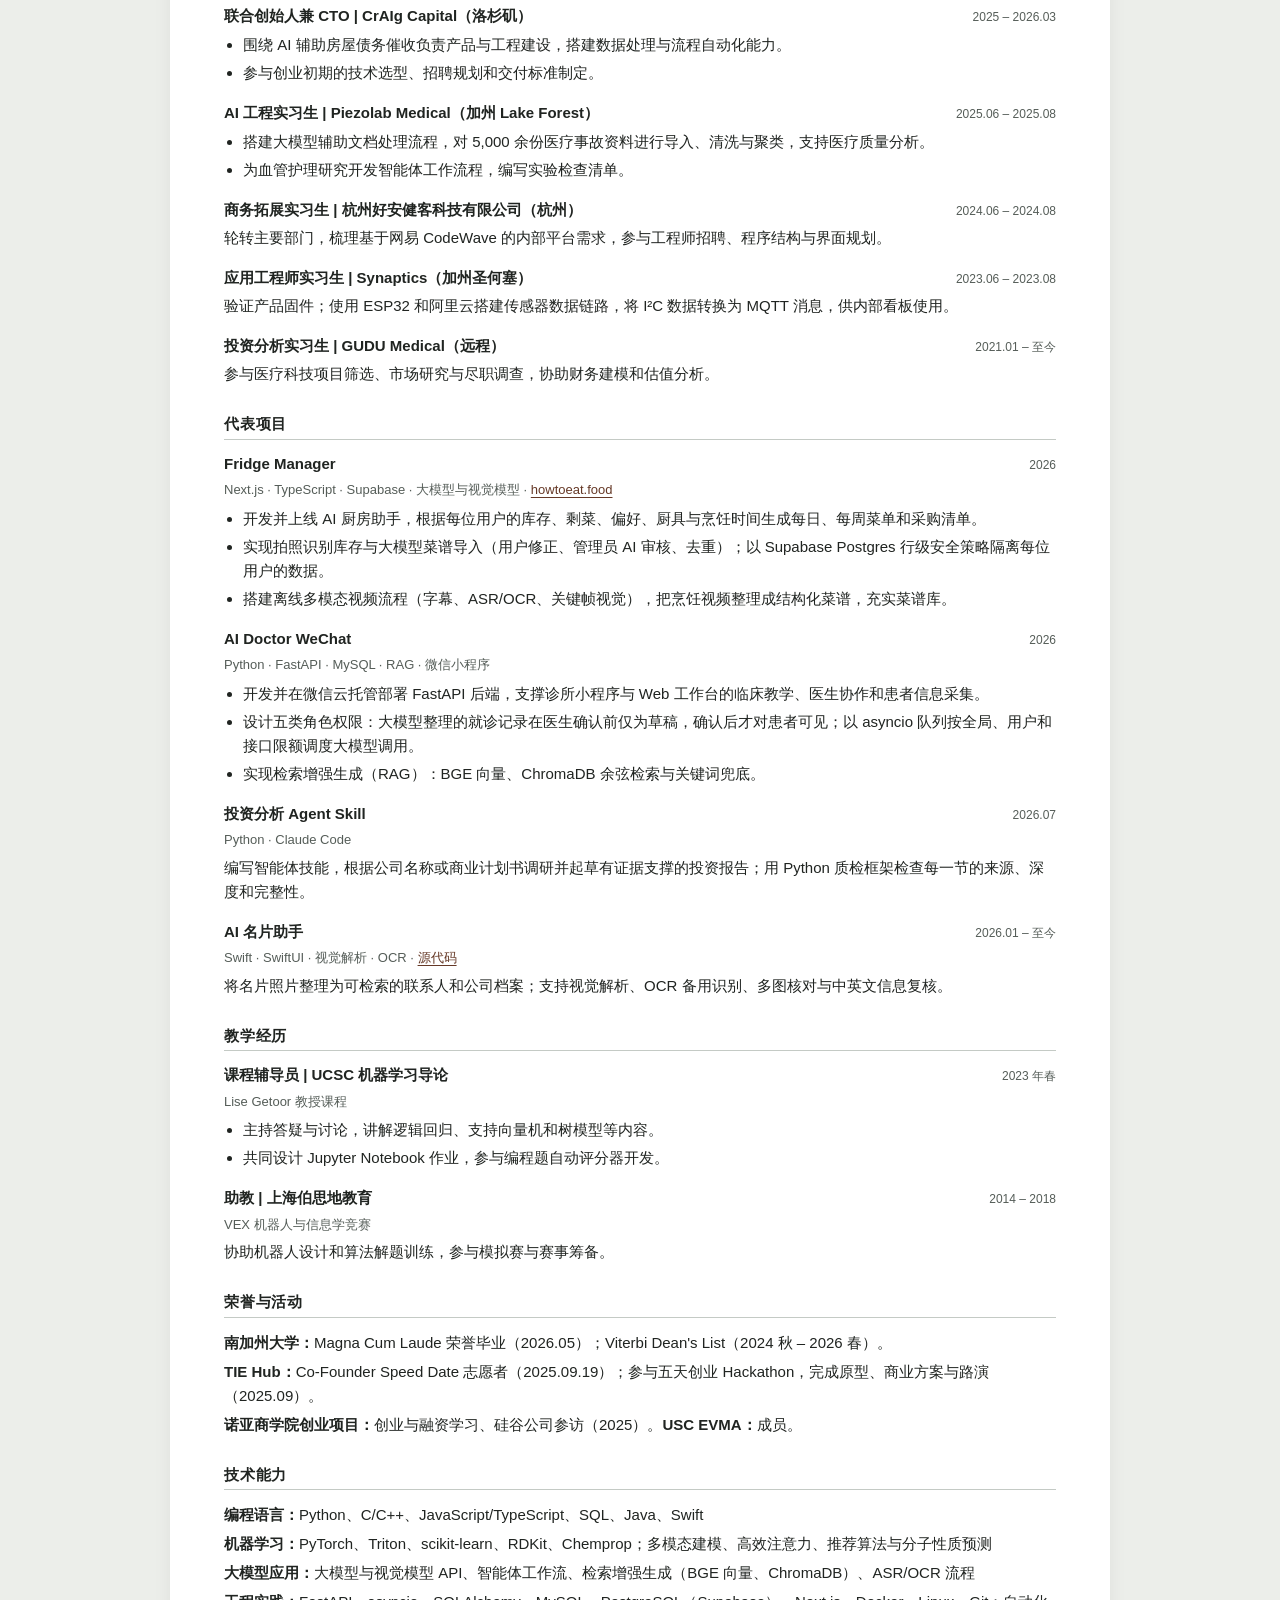
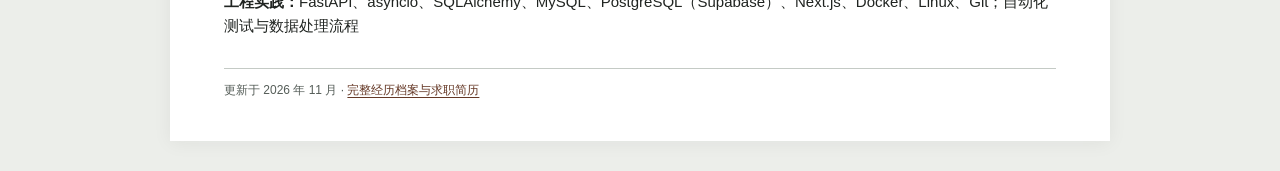
<file: cv_zh.html>
<!DOCTYPE html>
<html lang="zh-CN">
<head>
  <meta charset="UTF-8">
  <meta name="viewport" content="width=device-width, initial-scale=1">
  <meta name="description" content="李哲骧（Bruce）的完整学术与职业履历：科研、论文、工程实践、项目与教学。">
  <title>完整履历 | 李哲骧（Bruce）</title>
  <link rel="stylesheet" href="cv.css?v=20261102">
  <script src="email.js?v=20261017" defer></script>
</head>
<body>
  <main class="page">
    <header class="cv-header">
      <nav class="cv-actions" aria-label="履历导航"><a href="index-zh.html">首页</a><a href="cv.html">EN</a><a href="output/pdf/Zhexiang_Li_CV_ZH.pdf" download>下载 PDF</a><button type="button" onclick="window.print()">打印</button></nav>
      <h1>李哲骧 <span>（Bruce）</span></h1>
      <p class="contact"><a class="js-email" data-local-rev="ilecurb" data-domain-rev="ude.alcu" href="#">bruceli [at] ucla [dot] edu</a><a href="tel:+18312392728">+1 (831) 239-2728</a><span>Los Angeles, CA</span><a href="https://brucelzx.github.io/">个人网站</a><a href="https://github.com/BruceLZX">GitHub</a><a href="https://www.linkedin.com/in/zhexiang-li/">LinkedIn</a></p>
    </header>

    <section id="education" aria-labelledby="education-title">
      <h2 id="education-title">教育背景</h2>
      <article class="entry"><div class="entry-head"><h3>加州大学洛杉矶分校（UCLA）</h3><time>2026.09 – 2028.06（预计）</time></div><p>计算机科学硕士在读</p></article>
      <article class="entry"><div class="entry-head"><h3>南加州大学（USC）</h3><time>2026.05 毕业</time></div><p>计算机科学学士 · Magna Cum Laude 荣誉毕业 · GPA 3.76 / 4.00</p></article>
    </section>

    <section id="research" aria-labelledby="research-title">
      <h2 id="research-title">科研经历</h2>
      <article class="entry"><div class="entry-head"><h3>研究生研究员 | UCLA Health Intelligence Lab（HAIL）</h3><time>2026.08 – 至今</time></div><p class="subline">导师：Yuzhe Yang 教授</p><ul><li>正在研究糖尿病多模态基础模型，将连续血糖监测（CGM）与胰岛素、饮食、活动及患者背景信息结合，用于血糖预测。</li><li>已将 49 个数据集的 CGM 数据整理为统一格式，纳入饮食、胰岛素与可穿戴设备信息。</li><li>正在搭建按患者划分的 MetaboNet 基准，用于比较 GluFormer、T1DFormer、自研预测状态模型及 Transformer 在未来 30、60、120 分钟的预测表现。</li></ul></article>
      <article class="entry"><div class="entry-head"><h3>USC 药物发现研究</h3><time>2026 年春</time></div><p class="subline">跟随 Yan Liu 教授课题组博士生开展研究 · <a href="assets/pdf/ZhexiangLi_DrugDis_Poster.pptx.pdf">项目海报</a></p><ul><li>围绕 SARS-CoV-2 抗病毒药物发现，在七个 TDC 数据集上比较分子描述符模型、Chemprop 与混合模型，采用分子骨架划分评估泛化能力。</li><li>结合分子描述符重要性和 SHAP 分析，考察模型预测背后的分子特征。</li></ul></article>
    </section>

    <section id="publications" aria-labelledby="publications-title">
      <h2 id="publications-title">论文与在投稿件</h2>
      <article class="entry"><div class="entry-head"><h3>MedTokenBudget: Lesion-Preserving Token Routing for Dermoscopic Image Classification</h3><time>2026</time></div><p class="subline"><strong>Zhexiang Li</strong>（独立作者）；审稿中</p><p>在冻结的视觉骨干网络后设计病灶监督的 token 路由，使皮肤镜图像分类在固定 token 预算下保留诊断区域；结合预算课程学习、多样性正则与注意力蒸馏训练，并在 ISIC 2019 上评估。</p></article>
      <article class="entry"><div class="entry-head"><h3>Mass-Conservation Token Transformers for Auditable MS/MS Spectrum Retrieval</h3><time>2026</time></div><p class="subline">AAAI 2027 审稿中</p><p>将满足质量守恒关系的碎片对表示为稀疏 token，用于质谱检索。构建质量接近、谱峰重叠等难负样本，并移除证据 token 比较排序变化，检验证据是否真正参与了模型判断。</p></article>
      <article class="entry"><div class="entry-head"><h3>Efficient Attention via Pre-Scoring: Prioritizing Informative Keys in Transformers</h3><time>2025</time></div><p class="subline"><strong>Zhexiang Li</strong>、Haoyu Wang、Yutong Bao、David Woodruff；审稿中 · <a href="https://arxiv.org/abs/2505.11040">arXiv:2505.11040</a></p><p>第一作者，受 CMU David P. Woodruff 教授指导，提出预评分方法并用 Triton 实现关键 key 筛选；与 HyperAttention 结合，用 ChatGLM 的 131k token 长上下文进行评估。</p></article>
      <article class="entry"><div class="entry-head"><h3>Game Theory in Companies</h3><time>2023</time></div><p class="subline">S. Li, <strong>Z. Li</strong>, Z. Liu. <em>Advances in Economics, Management and Political Sciences</em>, 16(1), 357–366. <a href="https://doi.org/10.54254/2754-1169/16/20231043">DOI</a></p><p>受 UC Berkeley Ming Gu 教授指导，带领团队将游戏发行决策建模为两人标准式博弈，使用 Python 和 Gambit 枚举纳什均衡。</p></article>
    </section>

    <section id="experience" aria-labelledby="experience-title">
      <h2 id="experience-title">工作与创业经历</h2>
      <article class="entry"><div class="entry-head"><h3>AI 工程实习生 | 未来求索 / PMAOS</h3><time>2026.07 – 2026.08</time></div><ul><li>设计短视频推荐算法，将用户与视频双向兴趣传播、多时间尺度曝光预算和疲劳控制结合，用于管理重复推荐与不同兴趣的曝光分配。</li><li>开发支持 11 种语言的音视频情绪识别，将不同模态的证据融合到定点决策层；当证据不足或冲突时，允许暂不判断或明确报告冲突；以 C 语言实现于 Cortex-M3 与 ARM926EJ-S 平台。</li><li>筛选 10 mm 以下的压电机器人方案，为 9 mm 候选设计 PZT-钢悬臂实验和验收条件；项目推进至实验与采购准备阶段。</li></ul></article>
      <article class="entry"><div class="entry-head"><h3>全栈工程师 | Terlingua Threads（远程）</h3><time>2026.01 – 2026.05</time></div><p>开发 Shopify 集成页面及 Google Maps 功能，优化响应式布局、无障碍访问、搜索引擎收录与内容维护。</p></article>
      <article class="entry"><div class="entry-head"><h3>联合创始人兼 CTO | CrAIg Capital（洛杉矶）</h3><time>2025 – 2026.03</time></div><ul><li>围绕 AI 辅助房屋债务催收负责产品与工程建设，搭建数据处理与流程自动化能力。</li><li>参与创业初期的技术选型、招聘规划和交付标准制定。</li></ul></article>
      <article class="entry"><div class="entry-head"><h3>AI 工程实习生 | Piezolab Medical（加州 Lake Forest）</h3><time>2025.06 – 2025.08</time></div><ul><li>搭建大模型辅助文档处理流程，对 5,000 余份医疗事故资料进行导入、清洗与聚类，支持医疗质量分析。</li><li>为血管护理研究开发智能体工作流程，编写实验检查清单。</li></ul></article>
      <article class="entry"><div class="entry-head"><h3>商务拓展实习生 | 杭州好安健客科技有限公司（杭州）</h3><time>2024.06 – 2024.08</time></div><p>轮转主要部门，梳理基于网易 CodeWave 的内部平台需求，参与工程师招聘、程序结构与界面规划。</p></article>
      <article class="entry"><div class="entry-head"><h3>应用工程师实习生 | Synaptics（加州圣何塞）</h3><time>2023.06 – 2023.08</time></div><p>验证产品固件；使用 ESP32 和阿里云搭建传感器数据链路，将 I²C 数据转换为 MQTT 消息，供内部看板使用。</p></article>
      <article class="entry"><div class="entry-head"><h3>投资分析实习生 | GUDU Medical（远程）</h3><time>2021.01 – 至今</time></div><p>参与医疗科技项目筛选、市场研究与尽职调查，协助财务建模和估值分析。</p></article>
    </section>

    <section id="projects" aria-labelledby="projects-title">
      <h2 id="projects-title">代表项目</h2>
      <article class="entry"><div class="entry-head"><h3>Fridge Manager</h3><time>2026</time></div><p class="subline">Next.js · TypeScript · Supabase · 大模型与视觉模型 · <a href="https://howtoeat.food">howtoeat.food</a></p><ul><li>开发并上线 AI 厨房助手，根据每位用户的库存、剩菜、偏好、厨具与烹饪时间生成每日、每周菜单和采购清单。</li><li>实现拍照识别库存与大模型菜谱导入（用户修正、管理员 AI 审核、去重）；以 Supabase Postgres 行级安全策略隔离每位用户的数据。</li><li>搭建离线多模态视频流程（字幕、ASR/OCR、关键帧视觉），把烹饪视频整理成结构化菜谱，充实菜谱库。</li></ul></article>
      <article class="entry"><div class="entry-head"><h3>AI Doctor WeChat</h3><time>2026</time></div><p class="subline">Python · FastAPI · MySQL · RAG · 微信小程序</p><ul><li>开发并在微信云托管部署 FastAPI 后端，支撑诊所小程序与 Web 工作台的临床教学、医生协作和患者信息采集。</li><li>设计五类角色权限：大模型整理的就诊记录在医生确认前仅为草稿，确认后才对患者可见；以 asyncio 队列按全局、用户和接口限额调度大模型调用。</li><li>实现检索增强生成（RAG）：BGE 向量、ChromaDB 余弦检索与关键词兜底。</li></ul></article>
      <article class="entry"><div class="entry-head"><h3>投资分析 Agent Skill</h3><time>2026.07</time></div><p class="subline">Python · Claude Code</p><p>编写智能体技能，根据公司名称或商业计划书调研并起草有证据支撑的投资报告；用 Python 质检框架检查每一节的来源、深度和完整性。</p></article>
      <article class="entry"><div class="entry-head"><h3>AI 名片助手</h3><time>2026.01 – 至今</time></div><p class="subline">Swift · SwiftUI · 视觉解析 · OCR · <a href="https://github.com/BruceLZX/Business-Card-AI-organzier">源代码</a></p><p>将名片照片整理为可检索的联系人和公司档案；支持视觉解析、OCR 备用识别、多图核对与中英文信息复核。</p></article>
    </section>

    <section id="teaching" aria-labelledby="teaching-title">
      <h2 id="teaching-title">教学经历</h2>
      <article class="entry"><div class="entry-head"><h3>课程辅导员 | UCSC 机器学习导论</h3><time>2023 年春</time></div><p class="subline">Lise Getoor 教授课程</p><ul><li>主持答疑与讨论，讲解逻辑回归、支持向量机和树模型等内容。</li><li>共同设计 Jupyter Notebook 作业，参与编程题自动评分器开发。</li></ul></article>
      <article class="entry"><div class="entry-head"><h3>助教 | 上海伯思地教育</h3><time>2014 – 2018</time></div><p class="subline">VEX 机器人与信息学竞赛</p><p>协助机器人设计和算法解题训练，参与模拟赛与赛事筹备。</p></article>
    </section>

    <section id="service" aria-labelledby="service-title">
      <h2 id="service-title">荣誉与活动</h2>
      <p><b>南加州大学：</b>Magna Cum Laude 荣誉毕业（2026.05）；Viterbi Dean's List（2024 秋 – 2026 春）。</p>
      <p><b>TIE Hub：</b>Co-Founder Speed Date 志愿者（2025.09.19）；参与五天创业 Hackathon，完成原型、商业方案与路演（2025.09）。</p>
      <p><b>诺亚商学院创业项目：</b>创业与融资学习、硅谷公司参访（2025）。<b>USC EVMA：</b>成员。</p>
    </section>

    <section id="skills" aria-labelledby="skills-title">
      <h2 id="skills-title">技术能力</h2>
      <div class="skills"><p><b>编程语言：</b>Python、C/C++、JavaScript/TypeScript、SQL、Java、Swift</p><p><b>机器学习：</b>PyTorch、Triton、scikit-learn、RDKit、Chemprop；多模态建模、高效注意力、推荐算法与分子性质预测</p><p><b>大模型应用：</b>大模型与视觉模型 API、智能体工作流、检索增强生成（BGE 向量、ChromaDB）、ASR/OCR 流程</p><p><b>工程实践：</b>FastAPI、asyncio、SQLAlchemy、MySQL、PostgreSQL（Supabase）、Next.js、Docker、Linux、Git；自动化测试与数据处理流程</p></div>
    </section>
    <footer>更新于 2026 年 11 月 · <a href="archive-zh.html">完整经历档案与求职简历</a></footer>
  </main>
</body>
</html>
</file>
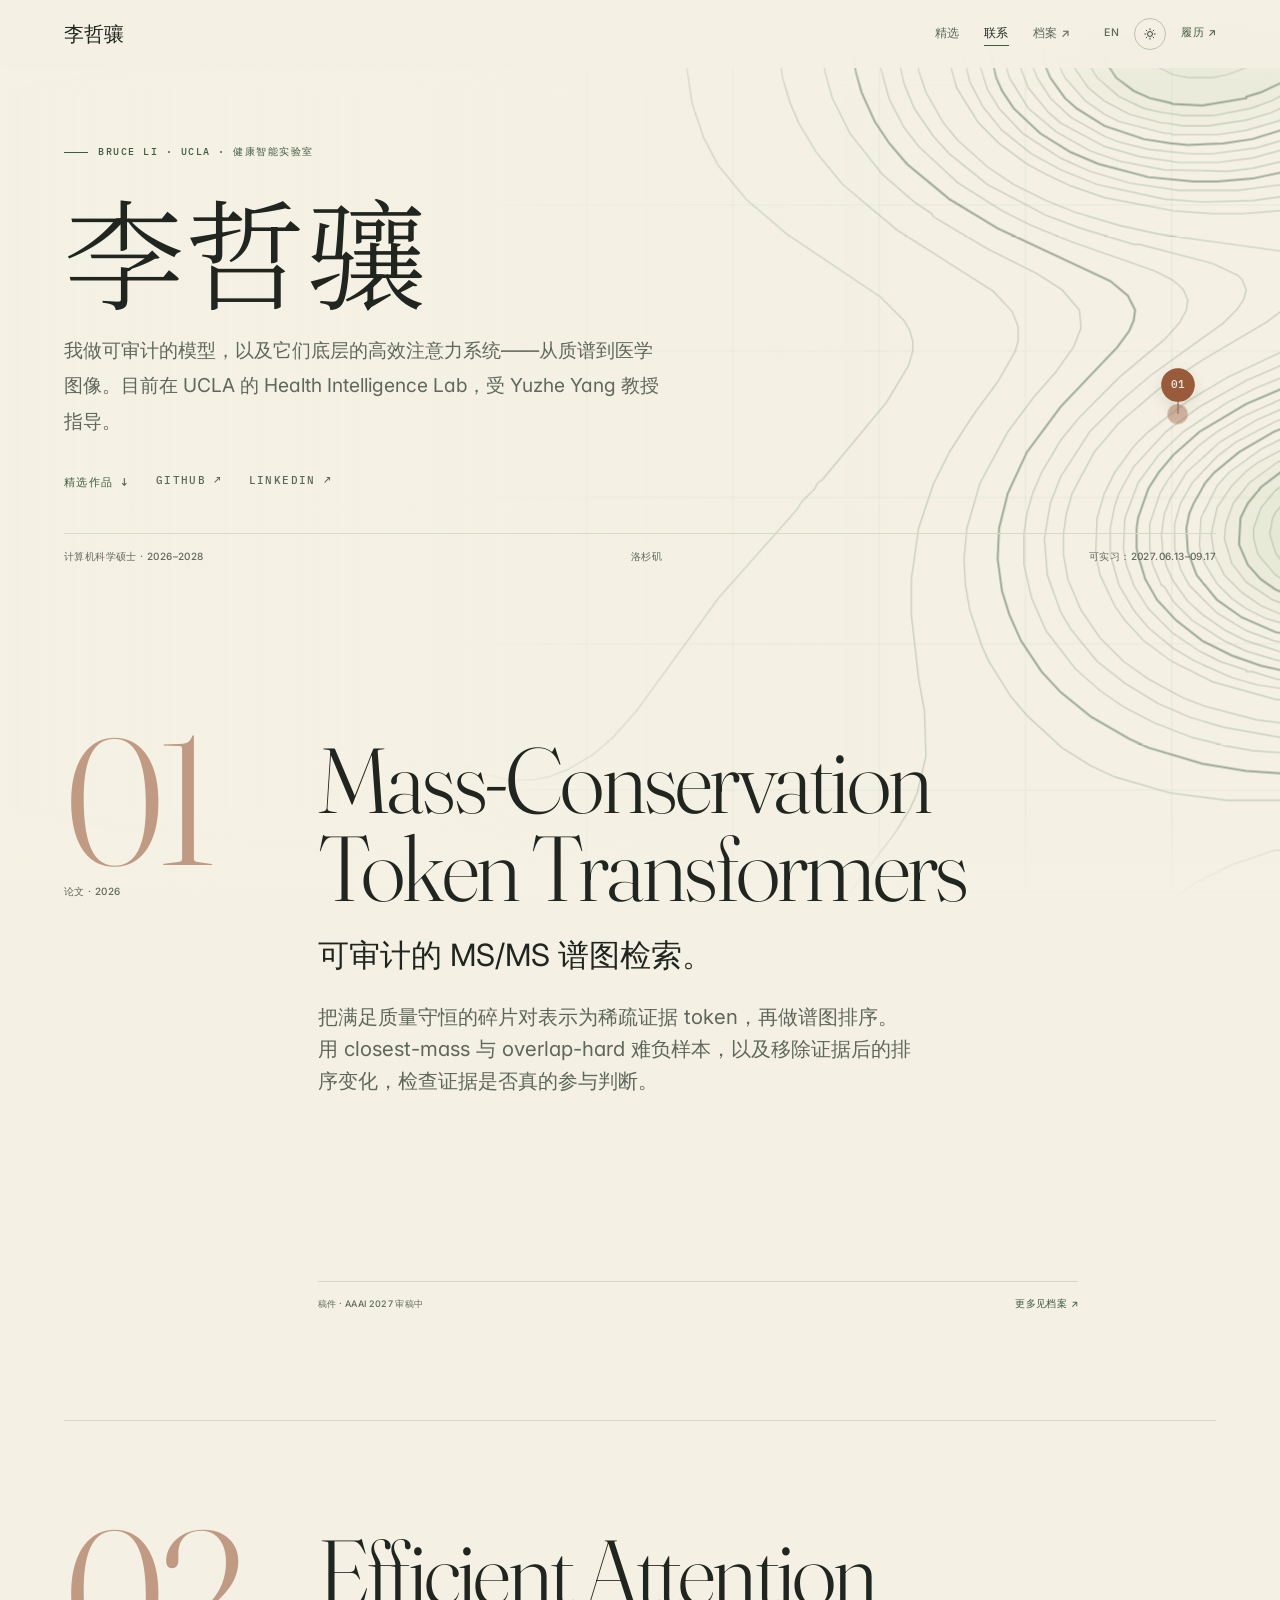
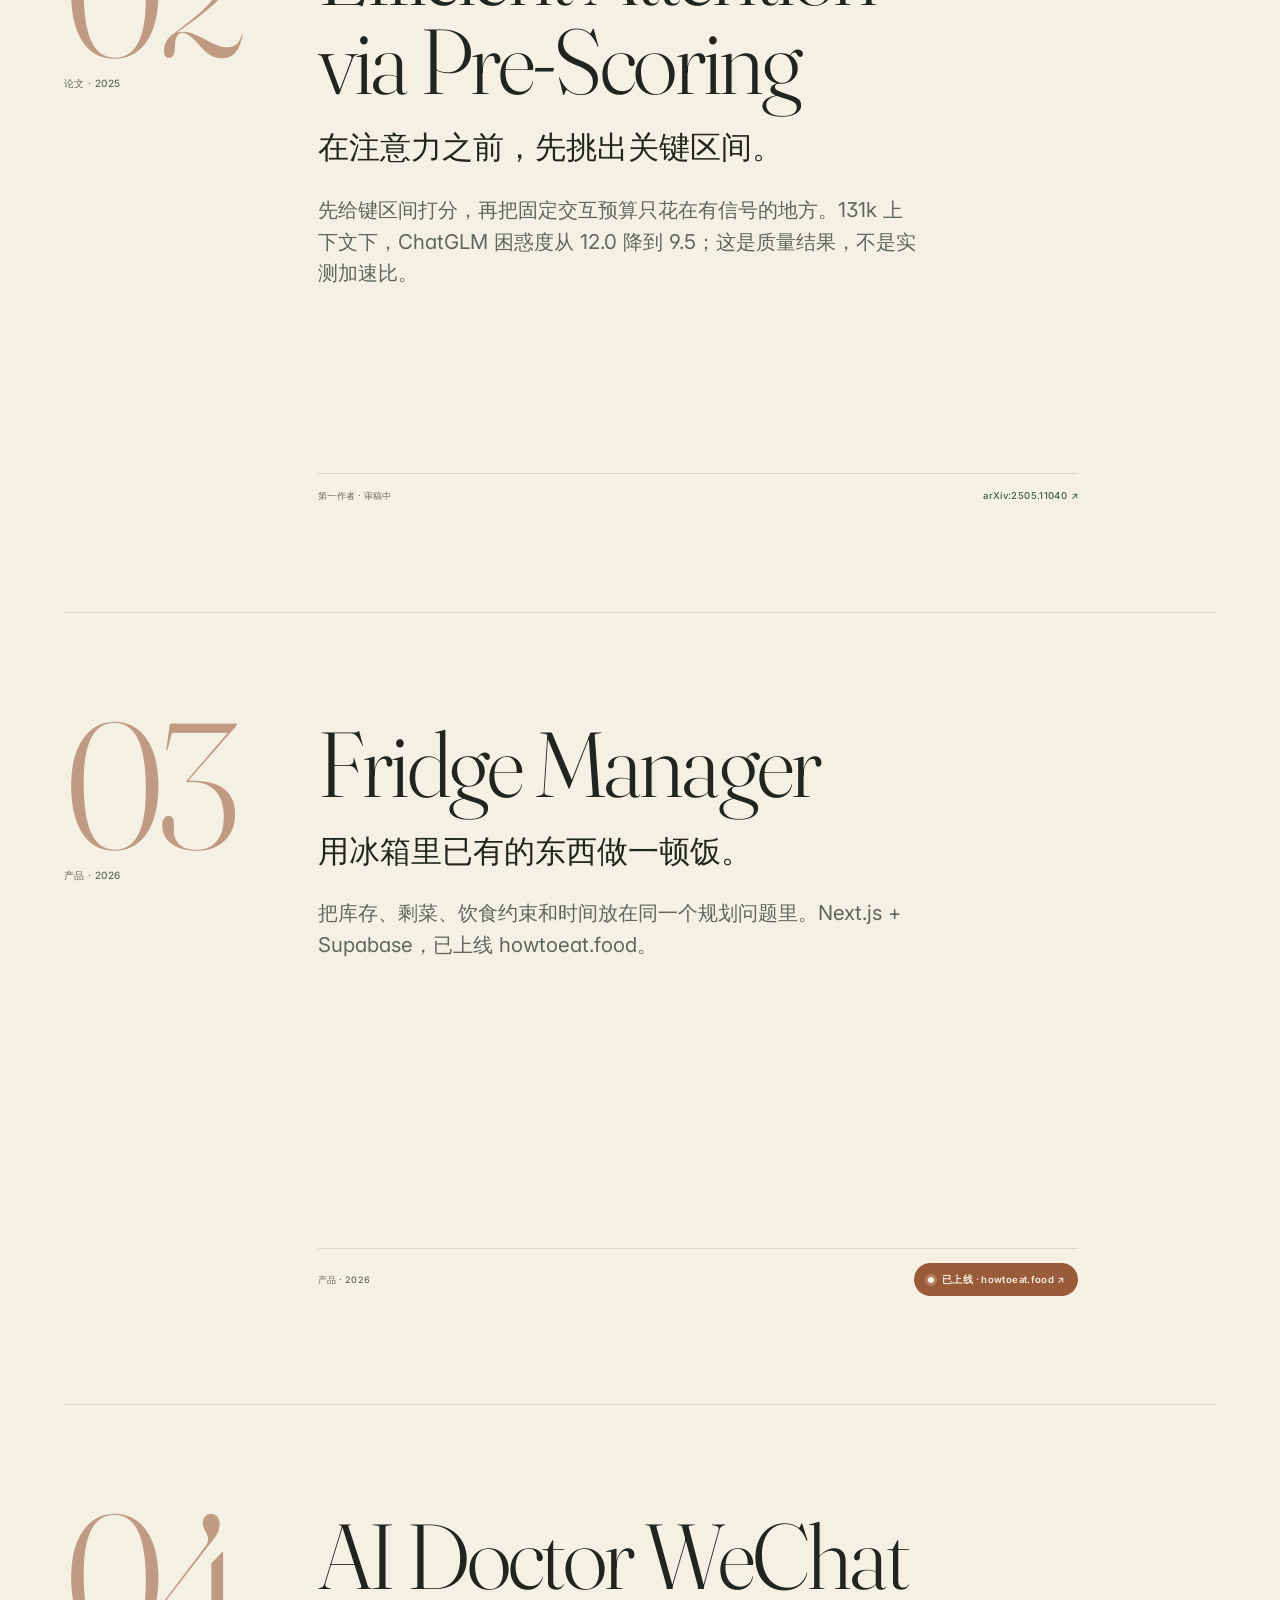
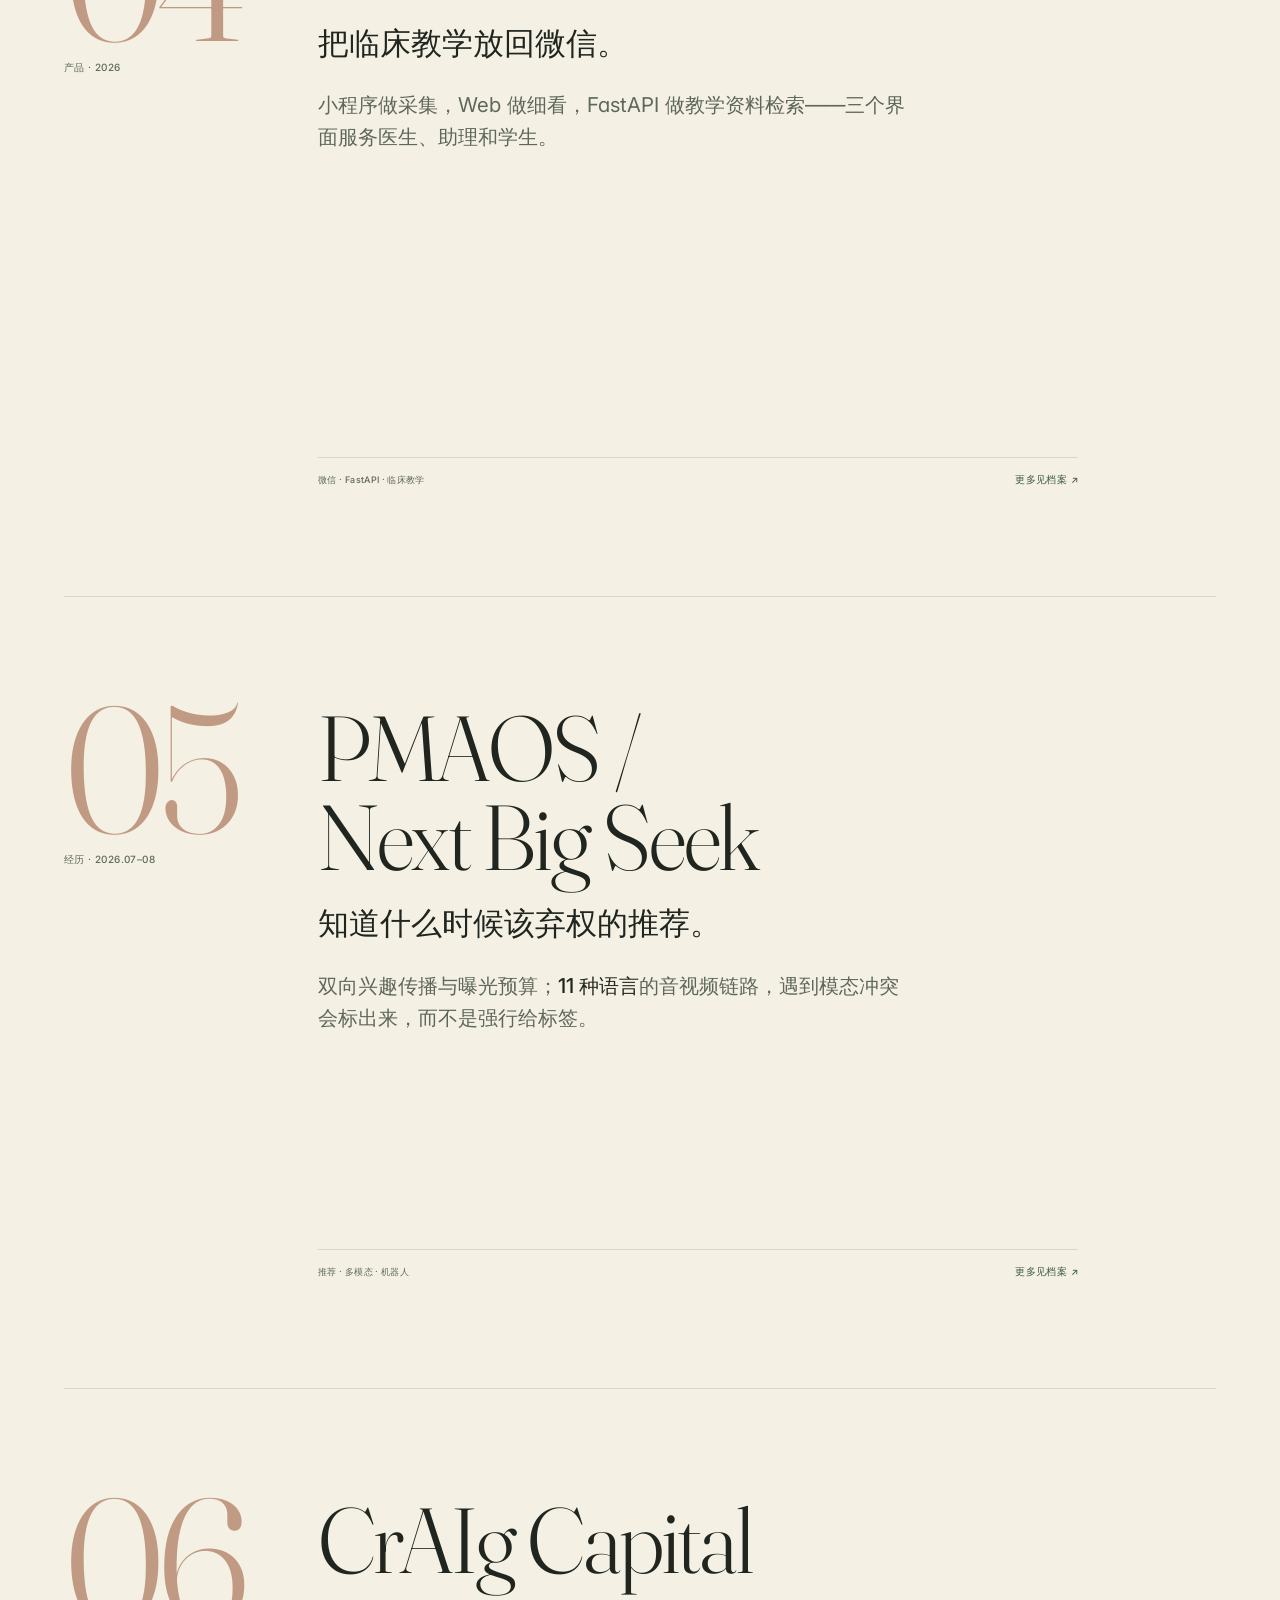
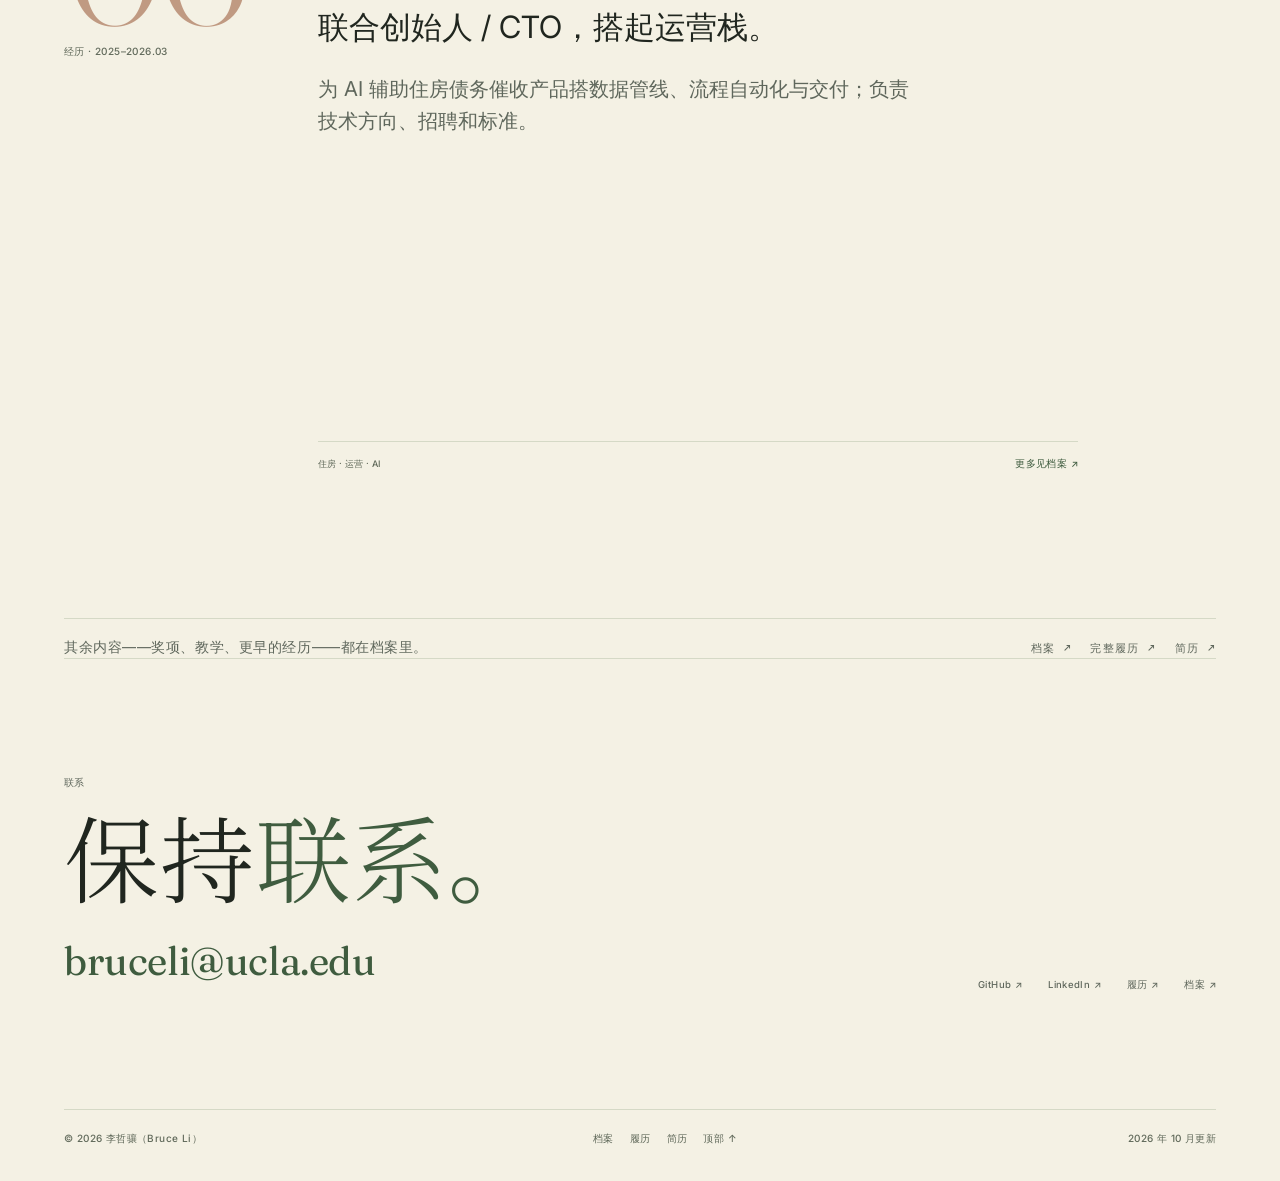
<file: index-zh.html>
<!doctype html>
<html lang="zh-CN" data-theme="light">
<head>
  <meta charset="utf-8">
  <meta name="viewport" content="width=device-width, initial-scale=1">
  <meta name="description" content="李哲骧（Bruce Li）——多模态健康模型、高效注意力，以及它们周围必须落地的系统。精选论文、产品与经历。">
  <link rel="canonical" href="https://brucelzx.github.io/index-zh.html">
  <link rel="alternate" hreflang="en" href="https://brucelzx.github.io/">
  <link rel="alternate" hreflang="zh-CN" href="https://brucelzx.github.io/index-zh.html">
  <meta property="og:type" content="website">
  <meta property="og:title" content="李哲骧 — 作品">
  <meta property="og:description" content="多模态健康模型、高效注意力，以及它们周围必须落地的系统。">
  <meta property="og:url" content="https://brucelzx.github.io/index-zh.html">
  <meta property="og:locale" content="zh_CN">
  <meta name="theme-color" content="#f4f1e4">
  <title>李哲骧 — 作品</title>
  <link rel="preconnect" href="https://fonts.googleapis.com">
  <link rel="preconnect" href="https://fonts.gstatic.com" crossorigin>
  <link href="https://fonts.googleapis.com/css2?family=Fraunces:ital,opsz,wght@0,9..144,300..500;1,9..144,300..500&family=IBM+Plex+Mono:wght@400;500&family=Inter:wght@300..600&family=Noto+Serif+SC:wght@300;400&display=swap" rel="stylesheet">
  <link rel="stylesheet" href="atlas.css?v=20261022">
  <script>
    (function () {
      try {
        var saved = localStorage.getItem('atlas-theme');
        var theme = saved || (window.matchMedia('(prefers-color-scheme: dark)').matches ? 'dark' : 'light');
        document.documentElement.dataset.theme = theme;
      } catch (error) {}
      document.documentElement.classList.add('js');
    })();
  </script>
  <script defer src="atlas.js?v=20261022"></script>
</head>
<body id="top">
  <a class="skip" href="#main">跳至正文</a>
  <div class="progress" aria-hidden="true"></div>
  <div class="atlas-bg" aria-hidden="true" data-intro="fade"><div class="atlas-map"><img src="assets/atlas.svg" alt="" width="1400" height="1037"></div><div class="map-pins" aria-hidden="true"><span class="map-pin is-active" style="left:36%;top:62%"><span class="map-pin-head">01</span></span><span class="map-pin" style="left:44%;top:30%"><span class="map-pin-head">02</span></span><span class="map-pin" style="left:52%;top:62%"><span class="map-pin-head">03</span></span><span class="map-pin" style="left:62%;top:42%"><span class="map-pin-head">04</span></span><span class="map-pin" style="left:72%;top:58%"><span class="map-pin-head">05</span></span><span class="map-pin" style="left:82%;top:26%"><span class="map-pin-head">06</span></span></div></div>

  <header class="nav" data-nav data-intro="fade">
    <div class="wrap nav-inner">
      <a class="brand" href="#top">李哲骧</a>
      <nav class="nav-links" aria-label="页面">
        <a href="#selected">精选</a>
        <a href="#contact">联系</a>
        <a href="archive-zh.html">档案 ↗</a>
      </nav>
      <div class="nav-tools">
        <a href="index.html" lang="en">EN</a>
        <button class="theme" type="button" data-theme-toggle aria-label="切换到深色主题" aria-pressed="false">
          <svg class="icon-sun" viewBox="0 0 24 24" fill="none" stroke="currentColor" stroke-width="1.5" aria-hidden="true"><circle cx="12" cy="12" r="4.2"/><path d="M12 2.5v3M12 18.5v3M2.5 12h3M18.5 12h3M5.2 5.2l2.1 2.1M16.7 16.7l2.1 2.1M18.8 5.2l-2.1 2.1M7.3 16.7l-2.1 2.1"/></svg>
          <svg class="icon-moon" viewBox="0 0 24 24" fill="none" stroke="currentColor" stroke-width="1.5" aria-hidden="true"><path d="M20 14.5A8.2 8.2 0 0 1 9.5 4 8.2 8.2 0 1 0 20 14.5Z"/></svg>
        </button>
        <a class="nav-cv" href="cv_zh.html">履历 ↗</a>
      </div>
    </div>
  </header>

  <main id="main">
    <section class="hero wrap" aria-labelledby="hero-title">
      <p class="eyebrow" data-intro style="--d:90ms">Bruce Li · UCLA · 健康智能实验室</p>
      <h1 id="hero-title" data-intro style="--d:150ms">李哲骧</h1>
      <p class="hero-lede" data-intro style="--d:230ms">我做可审计的模型，以及它们底层的高效注意力系统——从质谱到医学图像。目前在 UCLA 的 Health Intelligence Lab，受 Yuzhe Yang 教授指导。</p>
      <div class="hero-links" data-intro style="--d:310ms">
        <a class="arrow-link" href="#selected">精选作品 <span aria-hidden="true">↓</span></a>
        <a class="sweep" href="https://github.com/BruceLZX" target="_blank" rel="noopener">GitHub ↗</a>
        <a class="sweep" href="https://www.linkedin.com/in/zhexiang-li/" target="_blank" rel="noopener">LinkedIn ↗</a>
      </div>
      <div class="hero-meta" data-intro style="--d:390ms">
        <p class="mono">计算机科学硕士 · 2026–2028</p>
        <p class="mono">洛杉矶</p>
        <p class="mono">可实习：2027.06.13–09.17</p>
      </div>
    </section>

    <section class="section" id="selected" aria-label="精选作品">
      <div class="wrap">
        <div class="work-list">
          <article class="piece" data-reveal>
            <div class="piece-main" data-intro style="--d:480ms">
              <div class="piece-rail">
                <span class="piece-index">01</span>
                <span class="piece-type">论文 · 2026</span>
              </div>
              <div class="piece-copy">
                <h3>Mass-Conservation Token Transformers</h3>
                <p class="piece-dek">可审计的 MS/MS 谱图检索。</p>
                <p class="piece-body">把满足质量守恒的碎片对表示为稀疏证据 token，再做谱图排序。用 closest-mass 与 overlap-hard 难负样本，以及移除证据后的排序变化，检查证据是否真的参与判断。</p>
                <div class="piece-foot">
                  <p class="piece-note">稿件 · AAAI 2027 审稿中</p>
                  <div class="piece-links"><a href="archive-zh.html">更多见档案 ↗</a></div>
                </div>
              </div>
            </div>
          </article>

          <article class="piece" data-reveal>
            <div class="piece-main" data-intro>
              <div class="piece-rail">
                <span class="piece-index">02</span>
                <span class="piece-type">论文 · 2025</span>
              </div>
              <div class="piece-copy">
                <h3>Efficient Attention via Pre-Scoring</h3>
                <p class="piece-dek">在注意力之前，先挑出关键区间。</p>
                <p class="piece-body">先给键区间打分，再把固定交互预算只花在有信号的地方。131k 上下文下，ChatGLM 困惑度从 12.0 降到 9.5；这是质量结果，不是实测加速比。</p>
                <div class="piece-foot">
                  <p class="piece-note">第一作者 · 审稿中</p>
                  <div class="piece-links"><a href="https://arxiv.org/abs/2505.11040" target="_blank" rel="noopener">arXiv:2505.11040 ↗</a></div>
                </div>
              </div>
            </div>
          </article>

          <article class="piece" data-reveal>
            <div class="piece-main" data-intro>
              <div class="piece-rail">
                <span class="piece-index">03</span>
                <span class="piece-type">产品 · 2026</span>
              </div>
              <div class="piece-copy">
                <h3>Fridge Manager</h3>
                <p class="piece-dek">用冰箱里已有的东西做一顿饭。</p>
                <p class="piece-body">把库存、剩菜、饮食约束和时间放在同一个规划问题里。Next.js + Supabase，已上线 howtoeat.food。</p>
                <div class="piece-foot">
                  <p class="piece-note">产品 · 2026</p>
                  <div class="piece-links"><a class="is-live" href="https://howtoeat.food" target="_blank" rel="noopener">已上线 · howtoeat.food ↗</a></div>
                </div>
              </div>
            </div>
          </article>

          <article class="piece" data-reveal>
            <div class="piece-main" data-intro>
              <div class="piece-rail">
                <span class="piece-index">04</span>
                <span class="piece-type">产品 · 2026</span>
              </div>
              <div class="piece-copy">
                <h3>AI Doctor WeChat</h3>
                <p class="piece-dek">把临床教学放回微信。</p>
                <p class="piece-body">小程序做采集，Web 做细看，FastAPI 做教学资料检索——三个界面服务医生、助理和学生。</p>
                <div class="piece-foot">
                  <p class="piece-note">微信 · FastAPI · 临床教学</p>
                  <div class="piece-links"><a href="archive-zh.html">更多见档案 ↗</a></div>
                </div>
              </div>
            </div>
          </article>

          <article class="piece" data-reveal>
            <div class="piece-main" data-intro>
              <div class="piece-rail">
                <span class="piece-index">05</span>
                <span class="piece-type">经历 · 2026.07–08</span>
              </div>
              <div class="piece-copy">
                <h3>PMAOS / Next Big Seek</h3>
                <p class="piece-dek">知道什么时候该弃权的推荐。</p>
                <p class="piece-body">双向兴趣传播与曝光预算；<strong>11 种语言</strong>的音视频链路，遇到模态冲突会标出来，而不是强行给标签。</p>
                <div class="piece-foot">
                  <p class="piece-note">推荐 · 多模态 · 机器人</p>
                  <div class="piece-links"><a href="archive-zh.html">更多见档案 ↗</a></div>
                </div>
              </div>
            </div>
          </article>

          <article class="piece" data-reveal>
            <div class="piece-main" data-intro>
              <div class="piece-rail">
                <span class="piece-index">06</span>
                <span class="piece-type">经历 · 2025–2026.03</span>
              </div>
              <div class="piece-copy">
                <h3>CrAIg Capital</h3>
                <p class="piece-dek">联合创始人 / CTO，搭起运营栈。</p>
                <p class="piece-body">为 AI 辅助住房债务催收产品搭数据管线、流程自动化与交付；负责技术方向、招聘和标准。</p>
                <div class="piece-foot">
                  <p class="piece-note">住房 · 运营 · AI</p>
                  <div class="piece-links"><a href="archive-zh.html">更多见档案 ↗</a></div>
                </div>
              </div>
            </div>
          </article>
        </div>

        <div class="archive-strip" data-intro>
          <p>其余内容——奖项、教学、更早的经历——都在档案里。</p>
          <nav aria-label="完整记录"><a class="sweep" href="archive-zh.html">档案 ↗</a><a class="sweep" href="cv_zh.html">完整履历 ↗</a><a class="sweep" href="archive-zh.html#resumes">简历 ↗</a></nav>
        </div>
      </div>
    </section>
    <section class="contact wrap" id="contact" aria-labelledby="contact-title" data-intro>
      <div>
        <p class="mono">联系</p>
        <h2 class="contact-title" id="contact-title">保持<em>联系。</em></h2>
        <a class="contact-email" href="mailto:bruceli@ucla.edu">bruceli@ucla.edu</a>
      </div>
      <nav class="contact-links" aria-label="其他链接">
        <a href="https://github.com/BruceLZX" target="_blank" rel="noopener">GitHub ↗</a>
        <a href="https://www.linkedin.com/in/zhexiang-li/" target="_blank" rel="noopener">LinkedIn ↗</a>
        <a href="cv_zh.html">履历 ↗</a>
        <a href="archive-zh.html">档案 ↗</a>
      </nav>
    </section>
  </main>

  <footer class="footer wrap" data-intro>
    <p>© 2026 李哲骧（Bruce Li）</p>
    <nav aria-label="页脚"><a href="archive-zh.html">档案</a><a href="cv_zh.html">履历</a><a href="archive-zh.html#resumes">简历</a><a href="#top">顶部 ↑</a></nav>
    <p>2026 年 10 月更新</p>
  </footer>
</body>
</html>
</file>
<file: atlas.css>
/* ==========================================================================
   ATLAS — selected work on a blurred contour field
   Warm paper, one deep-bamboo accent, clay index numbers. Vanilla CSS.
   ========================================================================== */

:root {
  color-scheme: light;
  --paper: #f4f1e4;
  --paper-2: #ebe7d6;
  --card: #faf8ee;
  --ink: #20261f;
  --muted: #5f675c;
  --faint: #5f6859;
  --line: #d5d9c6;
  --line-2: #b9c2ac;
  --accent: #3f5c3f;
  --accent-2: #6f8f66;
  --bamboo: #c9d8be;
  --clay: #9a5b3b;
  --serif: "Fraunces", "Iowan Old Style", "Palatino Linotype", Georgia,
    "Songti SC", "Noto Serif CJK SC", serif;
  --sans: "Inter", "Helvetica Neue", Arial, "PingFang SC", "Microsoft YaHei",
    sans-serif;
  --mono: "IBM Plex Mono", ui-monospace, "SFMono-Regular", Consolas, monospace;
  --ease: cubic-bezier(.22, 1, .36, 1);
  --nav: 68px;
  --max: 1240px;
  --gutter: clamp(20px, 5vw, 80px);
}

[data-theme="dark"] {
  color-scheme: dark;
  --paper: #121611;
  --paper-2: #18201a;
  --card: #1b241c;
  --ink: #e9ead9;
  --muted: #a8b0a0;
  --faint: #7d8678;
  --line: #2c352c;
  --line-2: #3e4a3d;
  --accent: #a9c6a0;
  --accent-2: #8fae84;
  --bamboo: #2c3a2b;
  --clay: #d09a72;
}

*, *::before, *::after { box-sizing: border-box; }

html {
  background: var(--paper);
  scroll-behavior: smooth;
  scroll-padding-top: calc(var(--nav) + 16px);
  -webkit-text-size-adjust: 100%;
}

body {
  margin: 0;
  background: transparent;
  color: var(--ink);
  font: 400 16.5px/1.65 var(--sans);
  font-feature-settings: "ss01" 1, "cv11" 1;
  -webkit-font-smoothing: antialiased;
  text-rendering: optimizeLegibility;
}

::selection { background: var(--accent); color: var(--paper); }

h1, h2, h3, h4, p, figure, dl, dd { margin: 0; }
h1, h2, h3, h4 { font-weight: 400; text-wrap: balance; }
p { text-wrap: pretty; }
img { display: block; max-width: 100%; height: auto; }
a { color: inherit; text-decoration: none; }
button { font: inherit; color: inherit; }
ul, ol { margin: 0; padding: 0; list-style: none; }

:focus-visible {
  outline: 2px solid var(--accent);
  outline-offset: 4px;
  border-radius: 2px;
}

.wrap {
  width: min(var(--max), calc(100% - var(--gutter) * 2));
  margin-inline: auto;
}

.mono {
  font: 500 10px/1.6 var(--mono);
  letter-spacing: .14em;
  text-transform: uppercase;
  color: var(--muted);
}

.skip {
  position: fixed;
  top: -90px;
  left: 18px;
  z-index: 500;
  padding: 10px 14px;
  background: var(--ink);
  color: var(--paper);
  font: 500 12px/1 var(--mono);
}
.skip:focus { top: 12px; }

/* ---------- scroll-driven map backdrop ---------- */
.atlas-bg {
  position: fixed;
  inset: 0;
  z-index: -1;
  overflow: hidden;
  pointer-events: none;
  background: var(--paper);
}

.atlas-map {
  position: absolute;
  left: 0;
  top: 0;
  width: max(160vw, 210vh);
  aspect-ratio: 1400 / 1037;
  transform-origin: 0 0;
  will-change: transform;
  -webkit-mask-image: linear-gradient(90deg, transparent 0%, #000 6%, #000 94%, transparent 100%);
  mask-image: linear-gradient(90deg, transparent 0%, #000 6%, #000 94%, transparent 100%);
}

.atlas-map img {
  width: 100%;
  height: 100%;
  object-fit: fill;
  opacity: .82;
}

.map-pins {
  position: absolute;
  inset: 0;
  z-index: 2;
  pointer-events: none;
}

.map-pin {
  position: absolute;
  width: 30px;
  height: 44px;
  transform: translate(-50%, -100%);
  opacity: 0;
  visibility: hidden;
  transition: opacity .35s var(--ease), visibility .35s;
}

.map-pin-head {
  display: grid;
  place-items: center;
  width: 30px;
  height: 30px;
  border: 1px solid var(--accent-2);
  border-radius: 50%;
  background: color-mix(in srgb, var(--paper) 84%, transparent);
  color: var(--muted);
  font: 500 10px/1 var(--mono);
  letter-spacing: .06em;
  box-shadow: 0 5px 14px color-mix(in srgb, var(--ink) 10%, transparent);
  transition: background-color .3s ease, color .3s ease, transform .3s var(--ease);
}

.map-pin::after {
  content: "";
  position: absolute;
  left: 50%;
  top: 30px;
  width: 1px;
  height: 14px;
  background: var(--accent-2);
  transform: translateX(-50%);
}

.map-pin.is-active { opacity: 1; visibility: visible; }

.map-pin.is-active .map-pin-head {
  background: var(--clay);
  border-color: var(--clay);
  color: var(--paper);
  transform: scale(1.12);
}

.map-pin.is-active::after { background: var(--clay); }

.atlas-bg::after {
  content: "";
  position: absolute;
  inset: 0;
  background:
    linear-gradient(90deg,
      color-mix(in srgb, var(--paper) 92%, transparent) 0%,
      color-mix(in srgb, var(--paper) 84%, transparent) 30%,
      color-mix(in srgb, var(--paper) 18%, transparent) 56%,
      transparent 72%),
    linear-gradient(var(--paper) 0%, transparent 10%, transparent 90%, var(--paper) 100%);
}

[data-theme="dark"] .atlas-map img {
  filter: invert(.86) hue-rotate(120deg) saturate(1.2);
  opacity: .5;
}

[data-theme="dark"] .atlas-bg::after {
  background:
    linear-gradient(90deg,
      color-mix(in srgb, var(--paper) 92%, transparent) 0%,
      color-mix(in srgb, var(--paper) 84%, transparent) 30%,
      color-mix(in srgb, var(--paper) 22%, transparent) 56%,
      transparent 72%),
    linear-gradient(var(--paper) 0%, transparent 10%, transparent 90%, var(--paper) 100%);
}

/* ---------- navigation ---------- */
.nav {
  position: fixed;
  inset: 0 0 auto;
  z-index: 210;
  height: var(--nav);
  border-bottom: 1px solid transparent;
  background: color-mix(in srgb, var(--paper) 88%, transparent);
  backdrop-filter: blur(14px) saturate(1.1);
  transition: height .36s var(--ease), border-color .36s var(--ease);
}

.nav.is-scrolled { height: 56px; border-bottom-color: var(--line); }

.nav-inner { height: 100%; display: flex; align-items: center; gap: 28px; }

.brand {
  display: inline-flex;
  align-items: baseline;
  gap: 9px;
  font-family: var(--serif);
  font-size: 20px;
  font-weight: 300;
  letter-spacing: -.01em;
  white-space: nowrap;
}

.nav-links {
  display: flex;
  align-items: center;
  gap: 24px;
  margin-left: auto;
  font: 500 10px/1 var(--mono);
  letter-spacing: .13em;
  text-transform: uppercase;
}

.nav-links a {
  position: relative;
  padding-block: 8px;
  color: var(--muted);
  transition: color .2s ease;
}

.nav-links a::after {
  content: "";
  position: absolute;
  left: 0;
  bottom: 1px;
  width: 100%;
  height: 1px;
  background: var(--accent);
  transform: scaleX(0);
  transform-origin: 0 50%;
  transition: transform .32s var(--ease);
}

.nav-links a:hover,
.nav-links a[aria-current="true"] { color: var(--ink); }
.nav-links a:hover::after,
.nav-links a[aria-current="true"]::after { transform: scaleX(1); }

.nav-tools {
  display: flex;
  align-items: center;
  gap: 15px;
  margin-left: 6px;
  font: 500 10px/1 var(--mono);
  letter-spacing: .1em;
  text-transform: uppercase;
}

.nav-tools > a { color: var(--muted); }
.nav-tools > a:hover { color: var(--ink); }
.nav-cv { color: var(--accent) !important; }

.theme {
  display: grid;
  place-items: center;
  width: 32px;
  height: 32px;
  border: 1px solid var(--line-2);
  border-radius: 50%;
  background: transparent;
  cursor: pointer;
  transition: border-color .2s ease, transform .3s var(--ease);
}
.theme:hover { border-color: var(--accent); transform: rotate(18deg); }
.theme svg { width: 14px; height: 14px; }
.theme .icon-moon { display: none; }
[data-theme="dark"] .theme .icon-sun { display: none; }
[data-theme="dark"] .theme .icon-moon { display: block; }

/* ---------- hero ---------- */
.hero {
  padding-top: calc(var(--nav) + clamp(40px, 6vw, 76px));
  padding-bottom: clamp(40px, 5vw, 64px);
}

.eyebrow {
  display: flex;
  align-items: center;
  gap: 10px;
  color: var(--accent);
  font: 500 10px/1.6 var(--mono);
  letter-spacing: .15em;
  text-transform: uppercase;
}

.eyebrow::before {
  content: "";
  width: 24px;
  height: 1px;
  background: var(--accent);
}

.hero h1 {
  margin-top: clamp(18px, 2.4vw, 28px);
  margin-bottom: 14px;
  font-family: var(--serif);
  font-weight: 300;
  font-size: clamp(58px, 8.8vw, 132px);
  line-height: .94;
  letter-spacing: -.035em;
}

html[lang="zh-CN"] .hero h1 {
  font-family: "Noto Serif SC", var(--serif);
  font-size: clamp(56px, 9.4vw, 132px);
  line-height: 1.02;
  letter-spacing: .01em;
}

.hero-lede {
  max-width: 50ch;
  margin-top: 22px;
  color: var(--muted);
  font-size: clamp(17px, 1.5vw, 20px);
  line-height: 1.7;
}

html[lang="zh-CN"] .hero-lede { line-height: 1.85; }

.hero-lede a {
  color: var(--ink);
  text-decoration: underline;
  text-decoration-color: var(--line-2);
  text-underline-offset: 4px;
  text-decoration-thickness: 1px;
}
.hero-lede a:hover { text-decoration-color: var(--accent); }

.hero-links {
  display: flex;
  flex-wrap: wrap;
  align-items: center;
  gap: 12px 26px;
  margin-top: clamp(26px, 3vw, 36px);
}

.arrow-link {
  display: inline-flex;
  align-items: center;
  gap: 8px;
  color: var(--accent);
  font: 500 10.5px/1 var(--mono);
  letter-spacing: .13em;
  text-transform: uppercase;
}
.arrow-link span { transition: transform .3s var(--ease); }
.arrow-link:hover span { transform: translate(3px, -3px); }

.sweep {
  position: relative;
  padding-bottom: 3px;
  color: var(--muted);
  font: 500 10.5px/1 var(--mono);
  letter-spacing: .13em;
  text-transform: uppercase;
  transition: color .2s ease;
}
.sweep::after {
  content: "";
  position: absolute;
  left: 0;
  bottom: 0;
  width: 100%;
  height: 1px;
  background: currentColor;
  transform: scaleX(0);
  transform-origin: 100% 50%;
  transition: transform .35s var(--ease);
}
.sweep:hover { color: var(--ink); }
.sweep:hover::after { transform: scaleX(1); transform-origin: 0 50%; }

.hero-meta {
  display: flex;
  flex-wrap: wrap;
  justify-content: space-between;
  gap: 10px 24px;
  margin-top: clamp(28px, 3.6vw, 44px);
  padding-top: 14px;
  border-top: 1px solid var(--line);
  color: var(--faint);
}

/* ---------- work sections ---------- */
.work-list { display: block; }

.piece {
  min-height: 88svh;
  display: flex;
  align-items: center;
  padding: clamp(80px, 10vh, 120px) 0;
}

.piece + .piece { border-top: 1px solid var(--line); }

.piece-main {
  display: grid;
  grid-template-columns: minmax(120px, 190px) minmax(0, 760px);
  gap: clamp(36px, 5vw, 64px);
  width: 100%;
  max-width: 1020px;
  min-height: clamp(520px, 64vh, 660px);
  align-items: stretch;
}

.piece-rail {
  display: flex;
  flex-direction: column;
  gap: 18px;
}

.piece-index {
  color: color-mix(in srgb, var(--clay) 58%, var(--paper));
  font: 300 clamp(110px, 14vw, 200px)/.72 var(--serif);
  letter-spacing: -.05em;
}

.piece-type {
  color: var(--faint);
  font: 500 10px/1.6 var(--mono);
  letter-spacing: .13em;
  text-transform: uppercase;
}

.piece-copy {
  display: flex;
  flex-direction: column;
  min-width: 0;
}

.piece h3 {
  font-family: var(--serif);
  font-weight: 300;
  font-size: clamp(52px, 7.2vw, 108px);
  line-height: .96;
  letter-spacing: -.03em;
  transition: color .22s ease;
}

.piece:hover h3 { color: var(--accent); }

.piece-dek {
  max-width: 28ch;
  margin-top: 22px;
  color: var(--ink);
  font-size: clamp(22px, 2.4vw, 32px);
  line-height: 1.32;
}

.piece-body {
  max-width: 46ch;
  margin-top: 26px;
  color: var(--muted);
  font-size: clamp(18px, 1.6vw, 22px);
  line-height: 1.55;
}

.piece-body strong { color: var(--ink); font-weight: 500; white-space: nowrap; }

.piece-foot {
  display: flex;
  flex-wrap: wrap;
  align-items: baseline;
  justify-content: space-between;
  gap: 12px 24px;
  margin-top: auto;
  padding-top: 14px;
  border-top: 1px solid var(--line);
}

.piece-note {
  margin: 0;
  color: var(--faint);
  font: 500 9px/1.6 var(--mono);
  letter-spacing: .09em;
  text-transform: uppercase;
}

.piece-links {
  display: flex;
  flex-wrap: wrap;
  gap: 8px 18px;
  margin: 0;
}

.piece-links a {
  color: var(--accent);
  font: 500 9.5px/1.6 var(--mono);
  letter-spacing: .1em;
  text-transform: uppercase;
  border-bottom: 1px solid transparent;
}
.piece-links a:hover { border-bottom-color: currentColor; }

.piece-links a.is-live {
  display: inline-flex;
  align-items: center;
  gap: 8px;
  padding: 9px 14px;
  border: 0;
  border-radius: 999px;
  background: var(--clay);
  color: var(--paper);
  font-weight: 600;
  letter-spacing: .08em;
  transition: background-color .2s ease, transform .2s var(--ease);
}

.piece-links a.is-live::before {
  content: "";
  width: 6px;
  height: 6px;
  border-radius: 50%;
  background: currentColor;
  box-shadow: 0 0 0 3px color-mix(in srgb, var(--paper) 24%, transparent);
}

.piece-links a.is-live:hover {
  border-bottom-color: transparent;
  background: color-mix(in srgb, var(--clay) 82%, var(--ink));
  color: var(--paper);
  transform: translateY(-1px);
}

.archive-strip {
  display: flex;
  flex-wrap: wrap;
  align-items: baseline;
  justify-content: space-between;
  gap: 12px 28px;
  margin-top: clamp(24px, 3vw, 40px);
  padding-top: 16px;
  border-top: 1px solid var(--line);
  color: var(--muted);
  font-size: 14px;
}

.archive-strip nav { display: flex; flex-wrap: wrap; gap: 18px; }

/* ---------- contact ---------- */
.contact {
  display: flex;
  flex-wrap: wrap;
  align-items: flex-end;
  justify-content: space-between;
  gap: 28px 56px;
  padding-block: clamp(64px, 9vw, 120px);
  border-top: 1px solid var(--line);
}

.contact-title {
  margin-top: 16px;
  font-family: var(--serif);
  font-weight: 300;
  font-size: clamp(52px, 8.4vw, 112px);
  line-height: .92;
  letter-spacing: -.035em;
}

.contact-title em { font-style: italic; color: var(--accent); }

html[lang="zh-CN"] .contact-title {
  font-family: "Noto Serif SC", var(--serif);
  font-size: clamp(46px, 7.4vw, 96px);
  line-height: 1.05;
  letter-spacing: .01em;
}

html[lang="zh-CN"] .contact-title em {
  font-style: normal;
  color: var(--accent);
}

.contact-email {
  display: inline-block;
  position: relative;
  margin-top: 22px;
  color: var(--accent);
  font-family: var(--serif);
  font-size: clamp(23px, 3.2vw, 40px);
  letter-spacing: -.01em;
}

.contact-email::after {
  content: "";
  position: absolute;
  left: 0;
  bottom: -.06em;
  width: 100%;
  height: 1px;
  background: currentColor;
  transform: scaleX(0);
  transform-origin: 100% 50%;
  transition: transform .45s var(--ease);
}
.contact-email:hover::after { transform: scaleX(1); transform-origin: 0 50%; }

.contact-links {
  display: flex;
  flex-wrap: wrap;
  gap: 10px 26px;
  font: 500 9.5px/1.9 var(--mono);
  letter-spacing: .11em;
  text-transform: uppercase;
}

.contact-links a { color: var(--muted); transition: color .2s ease; }
.contact-links a:hover { color: var(--accent); }

/* ---------- footer ---------- */
.footer {
  display: flex;
  flex-wrap: wrap;
  align-items: baseline;
  justify-content: space-between;
  gap: 12px 26px;
  padding-block: 20px 34px;
  border-top: 1px solid var(--line);
  color: var(--faint);
  font: 500 9px/1.7 var(--mono);
  letter-spacing: .11em;
  text-transform: uppercase;
}

.footer nav { display: flex; flex-wrap: wrap; gap: 16px; }
.footer a:hover { color: var(--ink); }

/* ---------- reveals ---------- */
html.js [data-reveal] {
  opacity: 0;
  transform: translateY(16px);
  transition: opacity .75s var(--ease), transform .85s var(--ease);
  transition-delay: var(--d, 0ms);
}

html.js [data-reveal].is-in { opacity: 1; transform: none; }

.reveal-fallback [data-reveal] {
  opacity: 1 !important;
  transform: none !important;
  transition: none !important;
}

/* ---------- entrance ---------- */
[data-intro] {
  animation: intro-up .9s var(--ease) both;
  animation-delay: var(--d, 0ms);
}

[data-intro="fade"] {
  animation-name: intro-fade;
  animation-duration: 1.2s;
}

@keyframes intro-up {
  from { opacity: 0; transform: translateY(18px); }
  to { opacity: 1; transform: none; }
}

@keyframes intro-fade {
  from { opacity: 0; }
  to { opacity: 1; }
}

/* ---------- view transitions ---------- */
@view-transition { navigation: auto; }

::view-transition-old(root) { animation: vt-out .22s ease both; }
::view-transition-new(root) { animation: vt-in .42s var(--ease) both; }

@keyframes vt-out { to { opacity: 0; transform: scale(.994); } }
@keyframes vt-in { from { opacity: 0; transform: scale(1.006); } }

.hero h1 { view-transition-name: atlas-title; }

::view-transition-group(atlas-title) { animation-duration: .55s; }

/* ---------- Chinese labels ---------- */
html[lang="zh-CN"] .mono,
html[lang="zh-CN"] .nav-links,
html[lang="zh-CN"] .nav-tools,
html[lang="zh-CN"] .piece-type,
html[lang="zh-CN"] .piece-note,
html[lang="zh-CN"] .piece-links a,
html[lang="zh-CN"] .contact-links,
html[lang="zh-CN"] .footer,
html[lang="zh-CN"] .archive-strip {
  font-family: var(--sans);
  letter-spacing: .04em;
  text-transform: none;
}

html[lang="zh-CN"] .nav-links { font-size: 11.5px; }
html[lang="zh-CN"] .nav-tools { font-size: 10.5px; }
html[lang="zh-CN"] .footer { font-size: 10px; }

@media (min-width: 1000px) and (max-width: 1199px) {
  .piece-main {
    grid-template-columns: 150px minmax(0, 620px);
    gap: 40px;
    max-width: 900px;
  }
}

@media (min-width: 901px) and (max-width: 999px) {
  .piece-main {
    grid-template-columns: 140px minmax(0, 560px);
    gap: 32px;
    max-width: 780px;
  }
}

/* ---------- responsive ---------- */
@media (max-width: 900px) {
  .piece {
    min-height: 0;
    display: block;
    padding: 64px 0;
  }
  .piece-main {
    display: block;
    max-width: 100%;
    min-height: 0;
  }
  .piece-rail {
    flex-direction: row;
    align-items: baseline;
    gap: 16px;
    margin-bottom: 22px;
  }
  .piece-index { font-size: 76px; line-height: .8; }
  .piece h3 { font-size: clamp(38px, 9vw, 52px); line-height: 1.02; }
  .piece-foot {
    flex-direction: column;
    align-items: flex-start;
    margin-top: 30px;
  }
  .atlas-map { width: max(190vw, 240vh); }
  .map-pins { display: none; }
  .atlas-bg::after {
    background:
      linear-gradient(180deg,
        color-mix(in srgb, var(--paper) 74%, transparent) 0%,
        color-mix(in srgb, var(--paper) 58%, transparent) 55%,
        color-mix(in srgb, var(--paper) 62%, transparent) 100%);
  }
}

@media (max-width: 780px) {
  :root { --nav: 60px; }
  .nav-links { display: none; }
  .nav-tools { margin-left: auto; gap: 11px; }
  .brand { font-size: 17px; }
  .hero h1 { font-size: clamp(54px, 13vw, 76px); }
  .contact { padding-block: 60px; }
}

@media (max-width: 560px) {
  .hero { padding-top: calc(var(--nav) + 32px); }
  .hero-lede { font-size: 16px; }
  .piece-dek { font-size: 20px; }
  .piece-body { font-size: 16.5px; }
  .archive-strip { flex-direction: column; align-items: flex-start; }
  .contact-links { gap: 8px 20px; }
  .footer { flex-direction: column; }
}

/* ---------- reduced motion ---------- */
@media (prefers-reduced-motion: reduce) {
  html { scroll-behavior: auto; }
  [data-intro] {
    animation: none !important;
    opacity: 1 !important;
    transform: none !important;
  }
  html.js [data-reveal] {
    transform: none !important;
    opacity: 1 !important;
    transition: none !important;
  }
  ::view-transition-old(root),
  ::view-transition-new(root) { animation: none; }
}

/* ---------- print ---------- */
@media print {
  .nav, .atlas-bg, .skip { display: none !important; }
  html, body { background: #fff; }
  .piece { break-inside: avoid; min-height: 0; padding-block: 24px; }
  .work-list { display: block; }
}
</file>
<file: site.css>
/* Archive + shared shell. Legacy homepage styles removed 2026-10-17. */
:root {
  color-scheme: light;
  --paper: #f4f1e4;
  --surface: #faf8ee;
  --ink: #20261f;
  --muted: #5f675c;
  --faint: #666f60;
  --line: #d5d9c6;
  --line-strong: #b9c2ac;
  --blue: #3f5c3f;
  --blue-deep: #2f4a33;
  --blue-wash: #e3ebd8;
  --gold: #9a5b3b;
  --body: "Inter", "Helvetica Neue", Arial, "PingFang SC", "Microsoft YaHei", sans-serif;
  --serif: "Fraunces", "Iowan Old Style", Georgia, "Songti SC", serif;
  --mono: "IBM Plex Mono", ui-monospace, "SFMono-Regular", Consolas, monospace;
  --ease-standard: cubic-bezier(.2, .8, .2, 1);
  --ease-decelerate: cubic-bezier(0, 0, .2, 1);
  --wide: 1260px;
  --header: 62px;
}

* { box-sizing: border-box; }
html { scroll-behavior: smooth; }
body {
  margin: 0;
  background: var(--paper);
  color: var(--ink);
  font-family: var(--body);
  font-size: 16px;
  line-height: 1.68;
  -webkit-font-smoothing: antialiased;
}
.home-page { overflow-x: clip; }
body::before {
  content: "";
  position: fixed;
  inset: 0;
  z-index: -1;
  pointer-events: none;
  background-image:
    linear-gradient(rgba(63, 92, 63, .035) 1px, transparent 1px),
    linear-gradient(90deg, rgba(63, 92, 63, .035) 1px, transparent 1px);
  background-size: 32px 32px;
  mask-image: linear-gradient(to bottom, #000, transparent 62%);
}
a { color: var(--blue-deep); text-decoration-thickness: 1px; text-underline-offset: 4px; }
a:hover { color: var(--blue); }
a:focus-visible { outline: 3px solid var(--gold); outline-offset: 3px; }
img { max-width: 100%; }
.shell { width: min(calc(100% - 48px), var(--wide)); margin-inline: auto; }
.skip { position: fixed; top: -80px; left: 18px; z-index: 300; padding: 8px 13px; background: var(--ink); color: #fff; }
.skip:focus { top: 12px; }

.scroll-progress {
  position: fixed;
  inset: 0 0 auto;
  z-index: 240;
  height: 2px;
  background: var(--blue);
  transform: scaleX(var(--scroll-progress, 0));
  transform-origin: left center;
}
@supports (animation-timeline: scroll()) {
  .scroll-progress { animation: scroll-fill linear both; animation-timeline: scroll(root); }
  @keyframes scroll-fill { to { transform: scaleX(1); } }
}

.site-header {
  position: sticky;
  top: 0;
  z-index: 200;
  height: var(--header);
  border-bottom: 1px solid rgba(185, 194, 172, .8);
  background: rgba(244, 241, 228, .92);
  backdrop-filter: blur(14px);
}
.header-inner { display: grid; grid-template-columns: 1fr auto 1fr; align-items: center; height: 100%; gap: 28px; }
.wordmark { color: var(--ink); font-family: var(--serif); font-size: 17px; font-weight: 400; letter-spacing: -.01em; text-decoration: none; }
.wordmark span { color: var(--blue); font-weight: 500; }
.main-nav, .header-actions, .identity-links { display: flex; align-items: center; gap: 22px; }
.main-nav a, .header-actions a, .identity-links a { font-family: var(--mono); font-size: 10px; letter-spacing: .04em; text-decoration: none; text-transform: uppercase; }
.header-actions { justify-content: flex-end; }


.site-footer { border-top: 1px solid var(--line-strong); background: rgba(250, 248, 238, .72); }
.site-footer .shell { display: flex; justify-content: space-between; gap: 20px; padding-top: 24px; padding-bottom: 24px; color: var(--faint); font-family: var(--mono); font-size: 8px; letter-spacing: .05em; text-transform: uppercase; }
.footer-links { display: flex; flex-wrap: wrap; gap: 8px 17px; }

/* Complete archive: deliberately quieter and denser than the front page. */
.archive-hero { padding: 72px 0 54px; border-bottom: 1px solid var(--line); }
.archive-hero .folio { display: flex; flex-wrap: wrap; gap: 8px 24px; margin-bottom: 18px; color: var(--faint); font-family: var(--mono); font-size: 9px; text-transform: uppercase; }
.archive-hero .red { color: var(--blue-deep); }
.archive-hero h1 { margin: 0; font-family: var(--serif); font-weight: 300; font-size: clamp(43px, 6vw, 70px); letter-spacing: -.025em; line-height: 1.02; }
.archive-hero p { max-width: 720px; margin: 24px 0 0; color: var(--muted); }
.archive-nav { display: flex; flex-wrap: wrap; gap: 9px 20px; margin-top: 28px; }
.archive-nav a { font-family: var(--mono); font-size: 9px; text-transform: uppercase; }
.archive-section { display: grid; grid-template-columns: 170px minmax(0,1fr); gap: 48px; padding: 55px 0; border-bottom: 1px solid var(--line); scroll-margin-top: var(--header); }
.archive-section > h2 { position: sticky; top: calc(var(--header) + 24px); align-self: start; margin: 0; color: var(--blue-deep); font-family: var(--mono); font-size: 12px; text-transform: uppercase; }
.record-list { min-width: 0; }
.record { display: grid; grid-template-columns: minmax(0,1fr) 145px; gap: 24px; padding: 0 0 25px; margin-bottom: 25px; border-bottom: 1px solid var(--line); }
.record:last-child { margin-bottom: 0; }
.record h3 { margin: 0; font-family: var(--serif); font-weight: 400; font-size: 19px; line-height: 1.25; }
.record .meta { margin: 3px 0 0; color: var(--muted); font-size: 13px; }
.record time { color: var(--faint); font-family: var(--mono); font-size: 9px; text-align: right; text-transform: uppercase; }
.record ul { margin: 12px 0 0; padding-left: 18px; }
.record li { margin: 5px 0; color: var(--muted); font-size: 13px; }
.record a { font-family: var(--mono); font-size: 9px; text-transform: uppercase; }

.zh-page .section-kicker, .zh-page .route-nav a, .zh-page .main-nav a, .zh-page .header-actions a { letter-spacing: .04em; }
.zh-page .intro-copy, .zh-page .section-lede, .zh-page .workstream > p, .zh-page .paper-entry > p, .zh-page .project-list p, .zh-page .experience-list p { text-align: justify; text-justify: inter-ideograph; }

@media (max-width: 1120px) {
  .field-layout { grid-template-columns: 230px minmax(0, 1fr); gap: 42px; }
  .intro { grid-template-columns: minmax(0, 1fr) minmax(190px, 41%); column-gap: 22px; }
  .hero-field { height: 214px; }
}
@media (max-width: 940px) {
  .header-inner { grid-template-columns: 1fr auto; }
  .main-nav { display: none; }
  .field-layout { grid-template-columns: 210px minmax(0, 1fr); gap: 34px; }
}
@media (max-width: 680px) {
  :root { --header: 56px; }
  .shell { width: min(calc(100% - 30px), var(--wide)); }
  .field-layout { display: block; padding-top: 26px; padding-bottom: 58px; }
  .identity { position: static; display: block; }
  .portrait-wrap { width: 100%; }
  .profile-photo { object-position: center 34%; }
  .status-line { margin: 18px 0 0; }
  .identity-copy { margin-top: 14px; padding: 11px 0; }
  .identity-links { padding-top: 10px; }
  .route-nav {
    position: sticky;
    top: var(--header);
    z-index: 150;
    display: flex;
    gap: 20px;
    margin: 20px -15px 0;
    padding: 11px 15px;
    overflow-x: auto;
    border-block: 1px solid var(--line);
    background: rgba(246, 248, 251, .95);
    backdrop-filter: blur(12px);
    scrollbar-width: none;
  }
  .route-nav::-webkit-scrollbar { display: none; }
  .route-nav a { flex: 0 0 auto; padding: 0; }
  .route-nav a::before { top: auto; bottom: -6px; width: 100%; transform: scaleX(0); }
  .route-nav a.is-active::before { transform: scaleX(1); }
  .journal { padding-top: 43px; }
  .intro { grid-template-columns: 1fr; grid-template-rows: auto auto auto auto auto auto; min-height: auto; padding-bottom: 46px; }
  .intro > .section-kicker { grid-column: 1; grid-row: 1; }
  .intro h1 { grid-column: 1; grid-row: 2; max-width: none; }
  .hero-field { grid-column: 1; grid-row: 3; width: 100%; height: 205px; margin: 28px 0 0; }
  .intro-lede { grid-column: 1; grid-row: 4; margin-top: 28px; }
  .intro-copy { grid-column: 1; grid-row: 5; }
  .domain-line { grid-column: 1; grid-row: 6; }
  .intro h1 { font-size: 43px; }
  .intro-lede { margin-top: 27px; font-size: 20px; }
  .domain-line span { min-width: 100%; padding-left: 0 !important; border-left: 0 !important; }
  .domain-line span + span { border-top: 1px solid var(--line); }
  .content-section { padding: 49px 0 54px; }
  .section-heading { display: block; }
  .section-heading > time, .section-heading > span, .section-heading > a { display: inline-block; margin-top: 11px; }
  .workstream header { grid-template-columns: 49px 1fr; }
  .workstream > p, .evidence-strip { margin-left: 59px; }
  .evidence-strip { display: grid; grid-template-columns: repeat(2, 1fr); gap: 12px; }
  .evidence-strip > div, .evidence-strip > div + div { min-width: 0; padding: 0; border: 0; }
  .review-watermark { top: 42px; right: -25px; font-size: 10px; }
  .experience-list article { grid-template-columns: 100px 1fr; gap: 16px; }
  .background-grid { grid-template-columns: 1fr; gap: 20px; }
  .site-footer .shell { flex-direction: column; }
  .archive-hero { padding: 48px 0 38px; }
  .archive-hero h1 { font-size: 43px; }
  .archive-section { grid-template-columns: 1fr; gap: 24px; padding: 42px 0; }
  .archive-section > h2 { position: static; }
  .record { grid-template-columns: 1fr; }
  .record time { grid-row: 1; text-align: left; }
}
@media (max-width: 430px) {
  .header-actions { gap: 14px; }
  .intro h1 { font-size: 39px; }
  .workstream > p, .evidence-strip { margin-left: 0; }
  .experience-list article { grid-template-columns: 1fr; gap: 7px; }
}


.site-footer .shell { font-size: 10px; }
.archive-hero .folio,
.archive-nav a,
.record time,
.record a { font-size: 10px; }
.record .meta,
.record li { font-size: 14px; }

@media (prefers-reduced-motion: reduce) {
  html { scroll-behavior: auto; }
  *, *::before, *::after { animation-duration: .01ms !important; animation-iteration-count: 1 !important; transition-duration: .01ms !important; scroll-behavior: auto !important; }
}
</file>
<file: resume-downloads.css>
.resume-downloads{margin-top:24px;padding:16px 0;border-block:1px solid var(--line)}
.resume-downloads summary{cursor:pointer;font-weight:600}
.resume-downloads p{max-width:760px;font-size:14px}
.resume-downloads ul{list-style:none;margin:16px 0 0;padding:0}
.resume-downloads li{display:flex;align-items:baseline;flex-wrap:wrap;gap:8px 18px;margin:12px 0;font-size:14px}
.resume-downloads li strong{min-width:110px}
.resume-downloads li span{color:var(--muted);flex:1 1 230px}
.resume-downloads a:focus-visible,.resume-downloads summary:focus-visible{outline:2px solid var(--blue);outline-offset:4px}
@media(max-width:600px){.resume-downloads li{gap:6px 16px;margin:18px 0}.resume-downloads li strong,.resume-downloads li span{flex-basis:100%}}
</file>
<file: cv.css>
:root{--ink:#202421;--muted:#555d58;--rule:#c4cac5;--accent:#653826;--paper:#fff}
*{box-sizing:border-box}
html{background:#eceeea}
body{margin:0;color:var(--ink);font-family:"Avenir Next",Avenir,"PingFang SC",sans-serif;font-size:15px;line-height:1.6}
a{color:var(--accent);text-decoration-thickness:1px;text-underline-offset:3px}
a:focus-visible,button:focus-visible{outline:2px solid var(--accent);outline-offset:4px}
.page{width:min(940px,100%);margin:30px auto;padding:32px 54px 40px;background:var(--paper);box-shadow:0 2px 18px rgb(29 37 35 / 6%)}
.cv-header{padding-bottom:22px;border-bottom:1.5px solid var(--ink);text-align:center}
.cv-actions{display:flex;justify-content:flex-end;align-items:center;gap:16px;margin-bottom:24px;font-size:12px}
.cv-actions button{border:1px solid var(--rule);padding:6px 10px;background:transparent;color:var(--ink);font:inherit;cursor:pointer}
.cv-actions a{text-decoration:none}
h1{margin:0;font-family:"Iowan Old Style","Palatino Linotype",Palatino,Georgia,"Songti SC",serif;font-size:38px;font-weight:600;line-height:1.15}
h1 span{font-weight:400;color:var(--muted)}
.contact{display:flex;flex-wrap:wrap;justify-content:center;gap:4px 16px;margin:12px 0 0;font-size:12.5px}
section{margin-top:28px}
h2{margin:0 0 13px;padding-bottom:5px;border-bottom:1px solid var(--rule);font-size:15px;line-height:1.3;font-weight:700;letter-spacing:.055em;text-transform:uppercase;break-after:avoid}
.entry{margin:0 0 17px;break-inside:avoid}
.entry-head{display:flex;justify-content:space-between;align-items:baseline;gap:20px}
h3{margin:0;font-size:15px;line-height:1.45}
time{flex:0 0 auto;color:var(--muted);font-size:12px;font-variant-numeric:tabular-nums}
p{margin:5px 0 0}
.subline{color:var(--muted);font-size:13px}
.subline strong{color:var(--ink)}
ul{margin:6px 0 0;padding-left:19px}
li{margin:4px 0}
.skills p{margin:5px 0}
footer{margin-top:30px;padding-top:12px;border-top:1px solid var(--rule);color:var(--muted);font-size:12px}
@media(max-width:680px){
 html{background:var(--paper)}
 .page{margin:0;padding:22px 22px 30px;box-shadow:none}
 h1{font-size:32px}
 .cv-actions{margin-bottom:22px}
 .entry-head{display:block}
 time{display:block;margin-top:3px}
 section{margin-top:26px}
}
@media print{
 @page{size:letter;margin:.6in .62in;
  @bottom-left{content:"Zhexiang (Bruce) Li";font-family:Arial,sans-serif;font-size:8pt;color:#555}
  @bottom-right{content:counter(page) " / " counter(pages);font-family:Arial,sans-serif;font-size:8pt;color:#555}
 }
 html,body{background:#fff}
 body{font-family:Arial,Helvetica,"Microsoft YaHei","PingFang SC",sans-serif;color:#111;font-size:10pt;line-height:1.3}
 .page{width:auto;margin:0;padding:0;box-shadow:none}
 .cv-actions{display:none}
 .cv-header{padding-bottom:12pt}
 h1{font-size:25pt}
 .contact{font-size:9pt;margin-top:8pt;gap:3pt 10pt}
 section{margin-top:12pt;break-inside:auto}
 h2{font-size:11pt;margin-bottom:6pt;padding-bottom:3pt;letter-spacing:.04em}
 h3{font-size:10.5pt;line-height:1.3}
 .entry{margin-bottom:7pt;break-inside:auto}
 .entry-head,.subline{break-after:avoid}
 li{break-inside:avoid}
 .entry-head{display:flex;gap:14pt}
 time{display:block;flex:0 0 auto;font-size:8.5pt;margin:0}
 .subline{font-size:9pt}
 p{margin-top:3pt;orphans:3;widows:3}
 ul{margin-top:3pt;padding-left:14pt}
 li{margin:2pt 0}
 a{color:#111}
 footer{font-size:8.5pt;margin-top:18pt}
}
</file>
